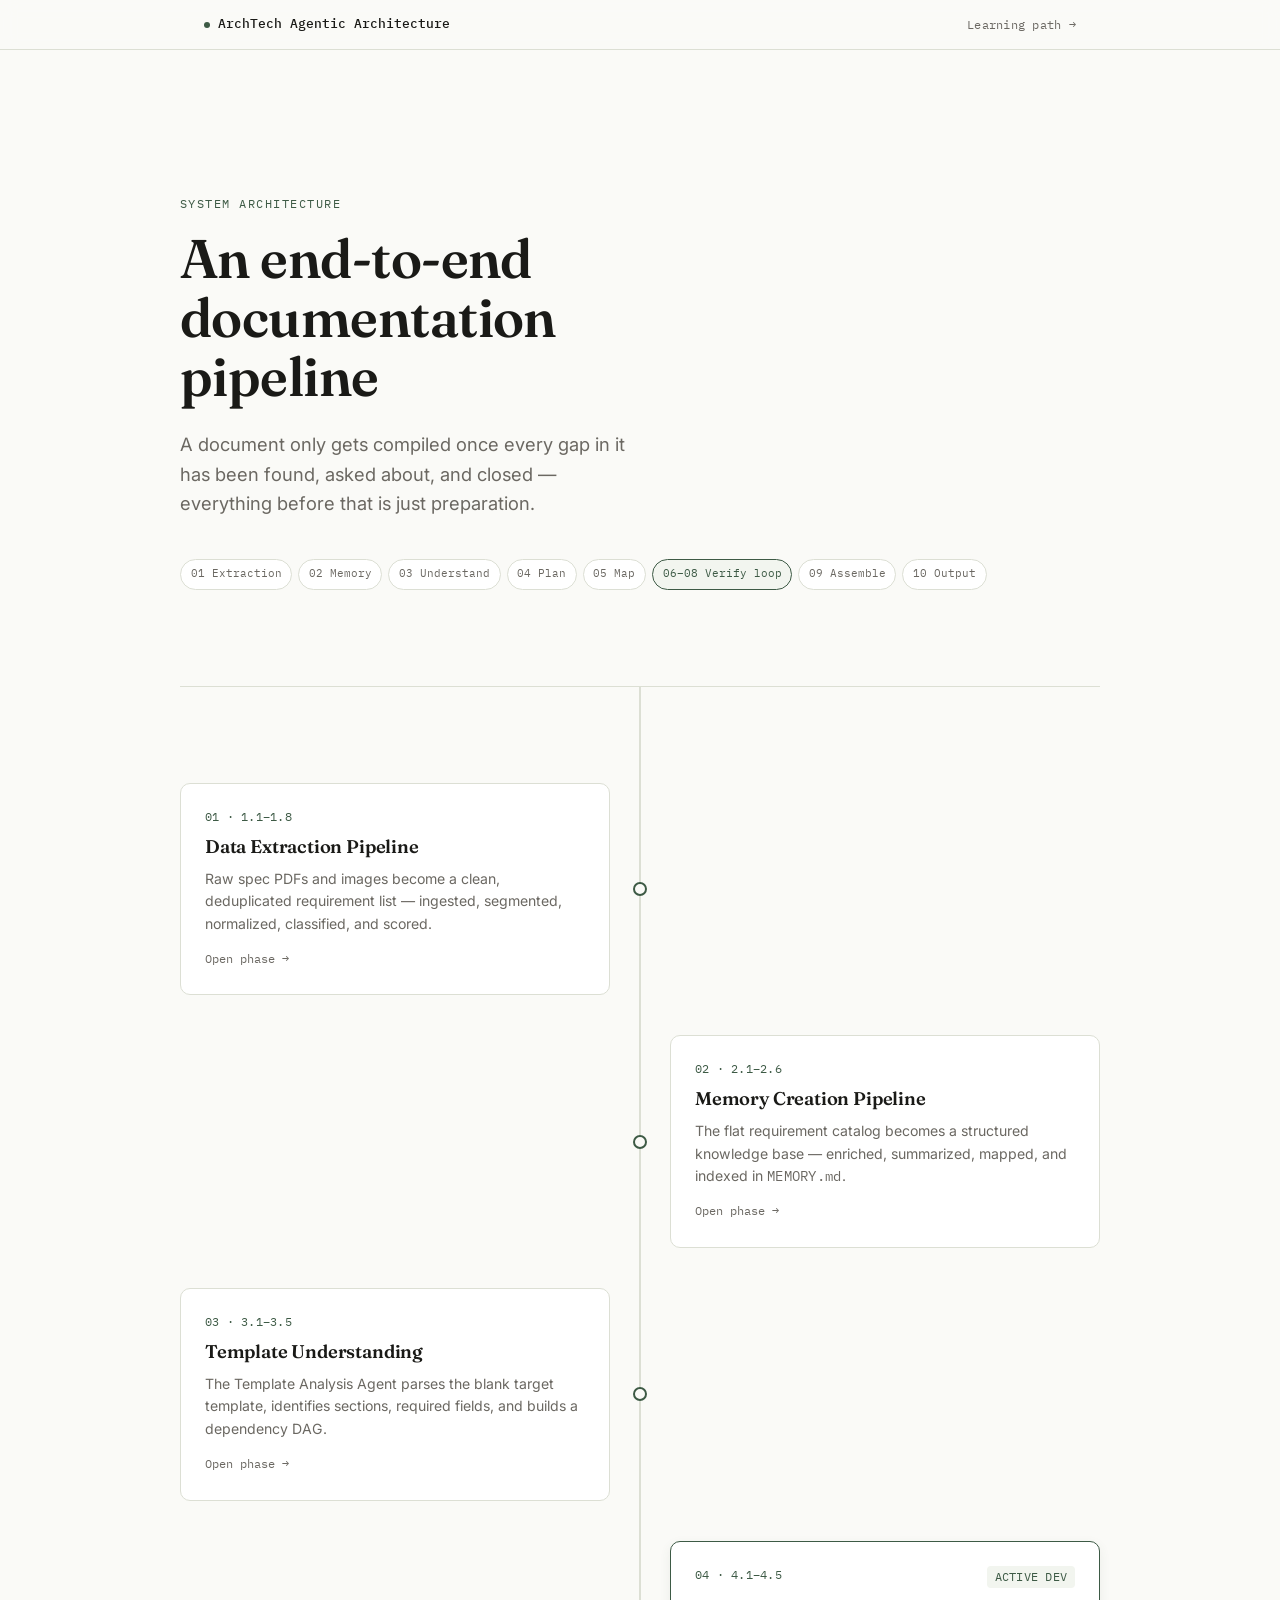
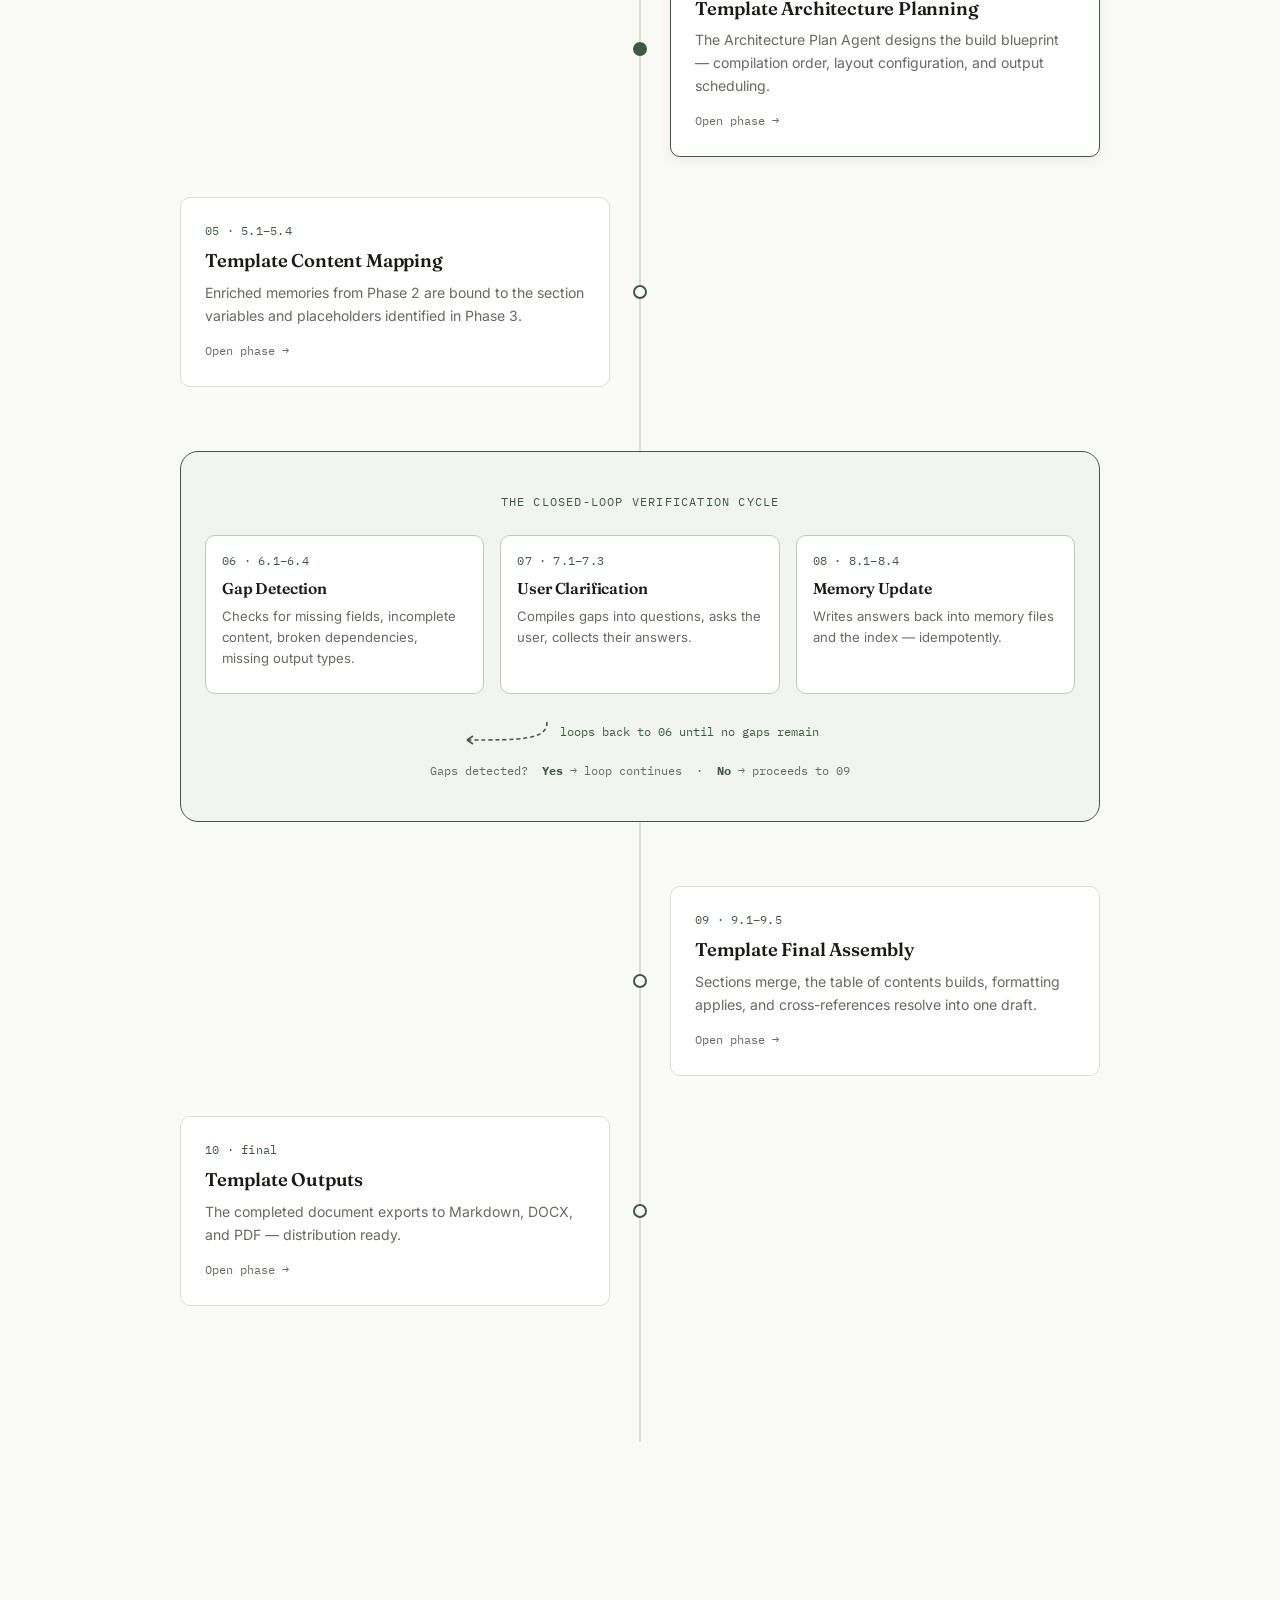
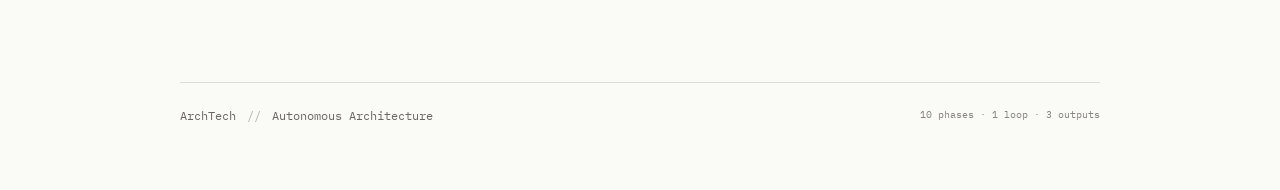
<file: Presentation_show/index.html>
<!DOCTYPE html>
<html lang="en">
<head>
<meta charset="UTF-8">
<meta name="viewport" content="width=device-width, initial-scale=1.0">
<title>Documentation Pipeline — Architecture</title>
<link rel="preconnect" href="https://fonts.googleapis.com">
<link href="https://fonts.googleapis.com/css2?family=Fraunces:opsz,wght@9..144,400;9..144,600;9..144,700&family=Inter:wght@400;500;600&family=IBM+Plex+Mono:wght@400;500&display=swap" rel="stylesheet">
<link rel="stylesheet" href="styles.css">
<style>
  /* ============= HERO ============= */
  .hero {
    padding: var(--space-7) 0 var(--space-6);
    text-align: left;
    border-bottom: 1px solid var(--line);
  }
  .hero-eyebrow {
    font-family: var(--font-mono);
    font-size: 0.78rem;
    color: var(--accent);
    text-transform: uppercase;
    letter-spacing: 0.12em;
    margin-bottom: var(--space-2);
  }
  .hero h1 {
    font-size: clamp(2.2rem, 5vw, 3.4rem);
    line-height: 1.08;
    max-width: 14ch;
    margin-bottom: var(--space-3);
  }
  .hero p.thesis {
    font-size: 1.15rem;
    max-width: 38ch;
    color: var(--ink-soft);
    margin-bottom: var(--space-4);
  }

  /* overview ribbon: 10 ticks */
  .ribbon {
    display: flex;
    gap: 6px;
    align-items: center;
    flex-wrap: wrap;
  }
  .ribbon-tick {
    display: flex;
    align-items: center;
    gap: 6px;
    font-family: var(--font-mono);
    font-size: 0.7rem;
    color: var(--ink-soft);
    padding: 0.35rem 0.6rem;
    border: 1px solid var(--line);
    border-radius: 20px;
    background: var(--surface);
  }
  .ribbon-tick.is-loop { border-color: var(--accent); color: var(--accent); background: var(--accent-wash); }

  /* ============= SPINE TRACK ============= */
  .spine-track {
    position: relative;
    padding: var(--space-6) 0;
  }
  .spine-line {
    position: absolute;
    left: 50%;
    top: 0;
    transform: translateX(-50%);
    z-index: 0;
    pointer-events: none;
  }
  .spine-line line {
    stroke: var(--accent);
    stroke-width: 2;
    transition: stroke-dashoffset 0.1s linear;
  }
  .spine-track-bg {
    position: absolute;
    left: 50%;
    top: 0;
    bottom: 0;
    width: 2px;
    background: var(--line);
    transform: translateX(-50%);
    z-index: 0;
  }

  .phase-row {
    position: relative;
    display: grid;
    grid-template-columns: 1fr 60px 1fr;
    align-items: center;
    margin-bottom: var(--space-4);
    z-index: 1;
  }
  .phase-row.right .phase-card { grid-column: 3; }
  .phase-row.right .phase-spacer-l { grid-column: 1; }
  .phase-row.left .phase-card { grid-column: 1; }
  .phase-row.left .phase-spacer-r { grid-column: 3; }

  .phase-node {
    grid-column: 2;
    width: 14px;
    height: 14px;
    border-radius: 50%;
    background: var(--bg);
    border: 2px solid var(--accent);
    margin: 0 auto;
    position: relative;
    z-index: 2;
  }
  @keyframes pulseNode {
    0% { box-shadow: 0 0 0 0 rgba(61, 90, 69, 0.4); }
    70% { box-shadow: 0 0 0 8px rgba(61, 90, 69, 0); }
    100% { box-shadow: 0 0 0 0 rgba(61, 90, 69, 0); }
  }
  .phase-node.active {
    background: var(--accent);
    animation: pulseNode 2s infinite;
  }

  .phase-card {
    background: var(--surface);
    border: 1px solid var(--line);
    border-radius: 10px;
    padding: var(--space-3);
    transition: border-color var(--dur-fast) var(--ease), transform var(--dur-fast) var(--ease), box-shadow var(--dur-fast) var(--ease);
  }
  .phase-card.active {
    border-color: var(--accent);
    box-shadow: 0 4px 12px rgba(61, 90, 69, 0.08);
  }
  .phase-card:hover {
    border-color: var(--line-strong);
    transform: translateY(-3px);
    box-shadow: 0 8px 24px -12px rgba(26,26,23,0.12);
  }
  .phase-card.active:hover {
    border-color: var(--accent);
  }
  .phase-tag {
    font-family: var(--font-mono);
    font-size: 0.72rem;
    color: var(--accent);
    margin-bottom: 0.35rem;
    display: block;
  }
  .phase-card h3 {
    font-size: 1.15rem;
    margin-bottom: 0.4rem;
  }
  .phase-card p {
    font-size: 0.88rem;
    margin-bottom: 0.6rem;
  }
  .phase-card .open {
    font-family: var(--font-mono);
    font-size: 0.74rem;
    color: var(--ink-soft);
    display: inline-flex;
    align-items: center;
    gap: 0.3rem;
  }
  .phase-card:hover .open { color: var(--accent); }

  /* ============= LOOP MODULE ============= */
  .loop-module {
    position: relative;
    z-index: 1;
    margin: var(--space-5) 0;
    border: 1.5px solid var(--accent);
    border-radius: 18px;
    background: var(--accent-wash);
    padding: var(--space-4) var(--space-3);
  }
  .loop-label {
    font-family: var(--font-mono);
    font-size: 0.75rem;
    color: var(--accent);
    text-transform: uppercase;
    letter-spacing: 0.1em;
    text-align: center;
    margin-bottom: var(--space-3);
  }
  .loop-grid {
    display: grid;
    grid-template-columns: repeat(3, 1fr);
    gap: var(--space-2);
    position: relative;
  }
  .loop-card {
    background: var(--surface);
    border: 1px solid var(--line-strong);
    border-radius: 10px;
    padding: var(--space-2) var(--space-2) var(--space-3);
    text-align: left;
  }
  .loop-card .phase-tag { color: var(--accent); }
  .loop-card h4 {
    font-size: 0.98rem;
    margin-bottom: 0.3rem;
  }
  .loop-card p { font-size: 0.82rem; }

  .loop-arrows {
    display: flex;
    align-items: center;
    justify-content: center;
    color: var(--accent);
    font-size: 1.1rem;
  }

  .loop-return {
    margin-top: var(--space-3);
    display: flex;
    align-items: center;
    justify-content: center;
    gap: 0.5rem;
    font-family: var(--font-mono);
    font-size: 0.78rem;
    color: var(--accent);
  }
  .loop-return svg { width: 90px; height: 28px; }

  .gap-branch {
    margin-top: var(--space-2);
    text-align: center;
    font-family: var(--font-mono);
    font-size: 0.74rem;
    color: var(--ink-soft);
  }
  .gap-branch b { color: var(--accent); }

  @media (max-width: 760px) {
    .phase-row { grid-template-columns: 1fr; }
    .phase-row.right .phase-card,
    .phase-row.left .phase-card { grid-column: 1; }
    .phase-node { display: none; }
    .spine-track-bg, .spine-line { display: none; }
    .loop-grid { grid-template-columns: 1fr; }
    .loop-arrows { transform: rotate(90deg); padding: 0.3rem 0; }
  }

  /* ============= NOTES STRIP ============= */
  .notes-strip {
    padding: var(--space-6) 0 var(--space-7);
  }
  .notes-strip h2 {
    font-size: 1.6rem;
    margin-bottom: var(--space-1);
  }
  .notes-strip > p {
    margin-bottom: var(--space-4);
    max-width: 42ch;
  }
  .notes-grid {
    display: grid;
    grid-template-columns: repeat(3, 1fr);
    gap: var(--space-3);
  }
  .note-card {
    border-left: 2px solid var(--accent);
    padding-left: var(--space-2);
  }
  .note-card .num {
    font-family: var(--font-mono);
    font-size: 0.75rem;
    color: var(--accent);
  }
  .note-card h4 {
    font-size: 1rem;
    margin: 0.3rem 0 0.4rem;
  }
  .note-card p { font-size: 0.86rem; }

  @media (max-width: 760px) {
    .notes-grid { grid-template-columns: 1fr; gap: var(--space-3); }
  }

  .site-footer {
    border-top: 1px solid var(--line);
    padding: var(--space-3) 0 var(--space-5);
    font-family: var(--font-mono);
    font-size: 0.74rem;
    color: var(--ink-soft);
    display: flex;
    justify-content: space-between;
  }
</style>
</head>
<body>

<nav class="topnav">
  <div class="topnav-inner">
    <span class="brand"><span class="dot"></span>ArchTech Agentic Architecture</span>
    <a class="back-link mono" href="learning-path.html">Learning path &rarr;</a>
  </div>
</nav>

<header class="hero shell">
  <div class="hero-eyebrow reveal">System Architecture</div>
  <h1 class="reveal" data-delay="60">An end-to-end documentation pipeline</h1>
  <p class="thesis reveal" data-delay="120">A document only gets compiled once every gap in it has been found, asked about, and closed — everything before that is just preparation.</p>

  <div class="ribbon reveal" data-delay="180">
    <span class="ribbon-tick">01 Extraction</span>
    <span class="ribbon-tick">02 Memory</span>
    <span class="ribbon-tick">03 Understand</span>
    <span class="ribbon-tick">04 Plan</span>
    <span class="ribbon-tick">05 Map</span>
    <span class="ribbon-tick is-loop">06–08 Verify loop</span>
    <span class="ribbon-tick">09 Assemble</span>
    <span class="ribbon-tick">10 Output</span>
  </div>
</header>

<main class="shell spine-track">
  <div class="spine-track-bg"></div>
  <svg class="spine-line" width="2"><line x1="1" y1="0" x2="1" y2="100%"/></svg>

  <!-- Phase 1 -->
  <div class="phase-row left">
    <a class="phase-card reveal" href="phase-01.html">
      <span class="phase-tag mono">01 · 1.1–1.8</span>
      <h3>Data Extraction Pipeline</h3>
      <p>Raw spec PDFs and images become a clean, deduplicated requirement list — ingested, segmented, normalized, classified, and scored.</p>
      <span class="open">Open phase →</span>
    </a>
    <div class="phase-node"></div>
    <div class="phase-spacer-r"></div>
  </div>

  <!-- Phase 2 -->
  <div class="phase-row right">
    <div class="phase-spacer-l"></div>
    <div class="phase-node"></div>
    <a class="phase-card reveal" href="phase-02.html">
      <span class="phase-tag mono">02 · 2.1–2.6</span>
      <h3>Memory Creation Pipeline</h3>
      <p>The flat requirement catalog becomes a structured knowledge base — enriched, summarized, mapped, and indexed in <span class="mono">MEMORY.md</span>.</p>
      <span class="open">Open phase →</span>
    </a>
  </div>

  <!-- Phase 3 -->
  <div class="phase-row left">
    <a class="phase-card reveal" href="phase-03.html">
      <span class="phase-tag mono">03 · 3.1–3.5</span>
      <h3>Template Understanding</h3>
      <p>The Template Analysis Agent parses the blank target template, identifies sections, required fields, and builds a dependency DAG.</p>
      <span class="open">Open phase →</span>
    </a>
    <div class="phase-node"></div>
    <div class="phase-spacer-r"></div>
  </div>

  <!-- Phase 4 -->
  <div class="phase-row right">
    <div class="phase-spacer-l"></div>
    <div class="phase-node active"></div>
    <a class="phase-card reveal active" href="phase-04.html">
      <div style="display: flex; justify-content: space-between; align-items: flex-start; margin-bottom: 0.35rem;">
        <span class="phase-tag mono" style="margin-bottom: 0;">04 · 4.1–4.5</span>
        <span class="phase-tag mono" style="margin-bottom: 0; background: var(--accent-wash); padding: 2px 8px; border-radius: 4px;">ACTIVE DEV</span>
      </div>
      <h3>Template Architecture Planning</h3>
      <p>The Architecture Plan Agent designs the build blueprint — compilation order, layout configuration, and output scheduling.</p>
      <span class="open">Open phase →</span>
    </a>
  </div>

  <!-- Phase 5 -->
  <div class="phase-row left">
    <a class="phase-card reveal" href="phase-05.html">
      <span class="phase-tag mono">05 · 5.1–5.4</span>
      <h3>Template Content Mapping</h3>
      <p>Enriched memories from Phase 2 are bound to the section variables and placeholders identified in Phase 3.</p>
      <span class="open">Open phase →</span>
    </a>
    <div class="phase-node"></div>
    <div class="phase-spacer-r"></div>
  </div>

  <!-- LOOP MODULE: Phases 6, 7, 8 -->
  <div class="loop-module reveal">
    <div class="loop-label">The closed-loop verification cycle</div>
    <div class="loop-grid">
      <a class="loop-card" href="phase-06.html">
        <span class="phase-tag mono">06 · 6.1–6.4</span>
        <h4>Gap Detection</h4>
        <p>Checks for missing fields, incomplete content, broken dependencies, missing output types.</p>
      </a>
      <a class="loop-card" href="phase-07.html">
        <span class="phase-tag mono">07 · 7.1–7.3</span>
        <h4>User Clarification</h4>
        <p>Compiles gaps into questions, asks the user, collects their answers.</p>
      </a>
      <a class="loop-card" href="phase-08.html">
        <span class="phase-tag mono">08 · 8.1–8.4</span>
        <h4>Memory Update</h4>
        <p>Writes answers back into memory files and the index — idempotently.</p>
      </a>
    </div>

    <div class="loop-return">
      <svg viewBox="0 0 90 28" fill="none">
        <path d="M85 4 C85 22, 60 22, 5 22" stroke="currentColor" stroke-width="1.6" stroke-dasharray="4 3"/>
        <path d="M5 22 L11 18 M5 22 L11 26" stroke="currentColor" stroke-width="1.6"/>
      </svg>
      loops back to 06 until no gaps remain
    </div>

    <div class="gap-branch">Gaps detected? &nbsp;<b>Yes</b> → loop continues &nbsp;·&nbsp; <b>No</b> → proceeds to 09</div>
  </div>

  <!-- Phase 9 -->
  <div class="phase-row right">
    <div class="phase-spacer-l"></div>
    <div class="phase-node"></div>
    <a class="phase-card reveal" href="phase-09.html">
      <span class="phase-tag mono">09 · 9.1–9.5</span>
      <h3>Template Final Assembly</h3>
      <p>Sections merge, the table of contents builds, formatting applies, and cross-references resolve into one draft.</p>
      <span class="open">Open phase →</span>
    </a>
  </div>

  <!-- Phase 10 -->
  <div class="phase-row left">
    <a class="phase-card reveal" href="phase-10.html">
      <span class="phase-tag mono">10 · final</span>
      <h3>Template Outputs</h3>
      <p>The completed document exports to Markdown, DOCX, and PDF — distribution ready.</p>
      <span class="open">Open phase →</span>
    </a>
    <div class="phase-node"></div>
    <div class="phase-spacer-r"></div>
  </div>
</main>

<section class="notes-strip shell">
  <!-- <h2 class="reveal">Three things the build leans on</h2>
  <p class="reveal" data-delay="60">Architectural notes worth keeping in view while implementing.</p>
  <div class="notes-grid">
    <div class="note-card reveal" data-delay="0">
      <div class="num mono">01</div>
      <h4>Closed-loop verification</h4>
      <p>Routing Phase 8 back to Phase 6 means nothing incomplete ever reaches assembly. Gap detection re-runs after every update.</p>
    </div>
    <div class="note-card reveal" data-delay="100">
      <div class="num mono">02</div>
      <h4>Idempotent state updates</h4>
      <p>Because the loop can run multiple times, Phase 8 must overwrite existing keys cleanly — never duplicate a parameter on a second pass.</p>
    </div>
    <div class="note-card reveal" data-delay="200">
      <div class="num mono">03</div>
      <h4>Fail-fast planning</h4>
      <p>Phases 5 and 6 are early gates. Catching a missing variable here is far cheaper than discovering it mid-generation in Phase 9.</p>
    </div>
  </div> -->
</section>

<footer class="site-footer shell">
  <span>ArchTech <span style="opacity: 0.5; margin: 0 4px;">//</span> Autonomous Architecture</span>
  <span style="font-family: var(--font-mono); font-size: 0.85em; opacity: 0.8;">10 phases &middot; 1 loop &middot; 3 outputs</span>
</footer>

<script src="script.js"></script>
</body>
</html>
</file>
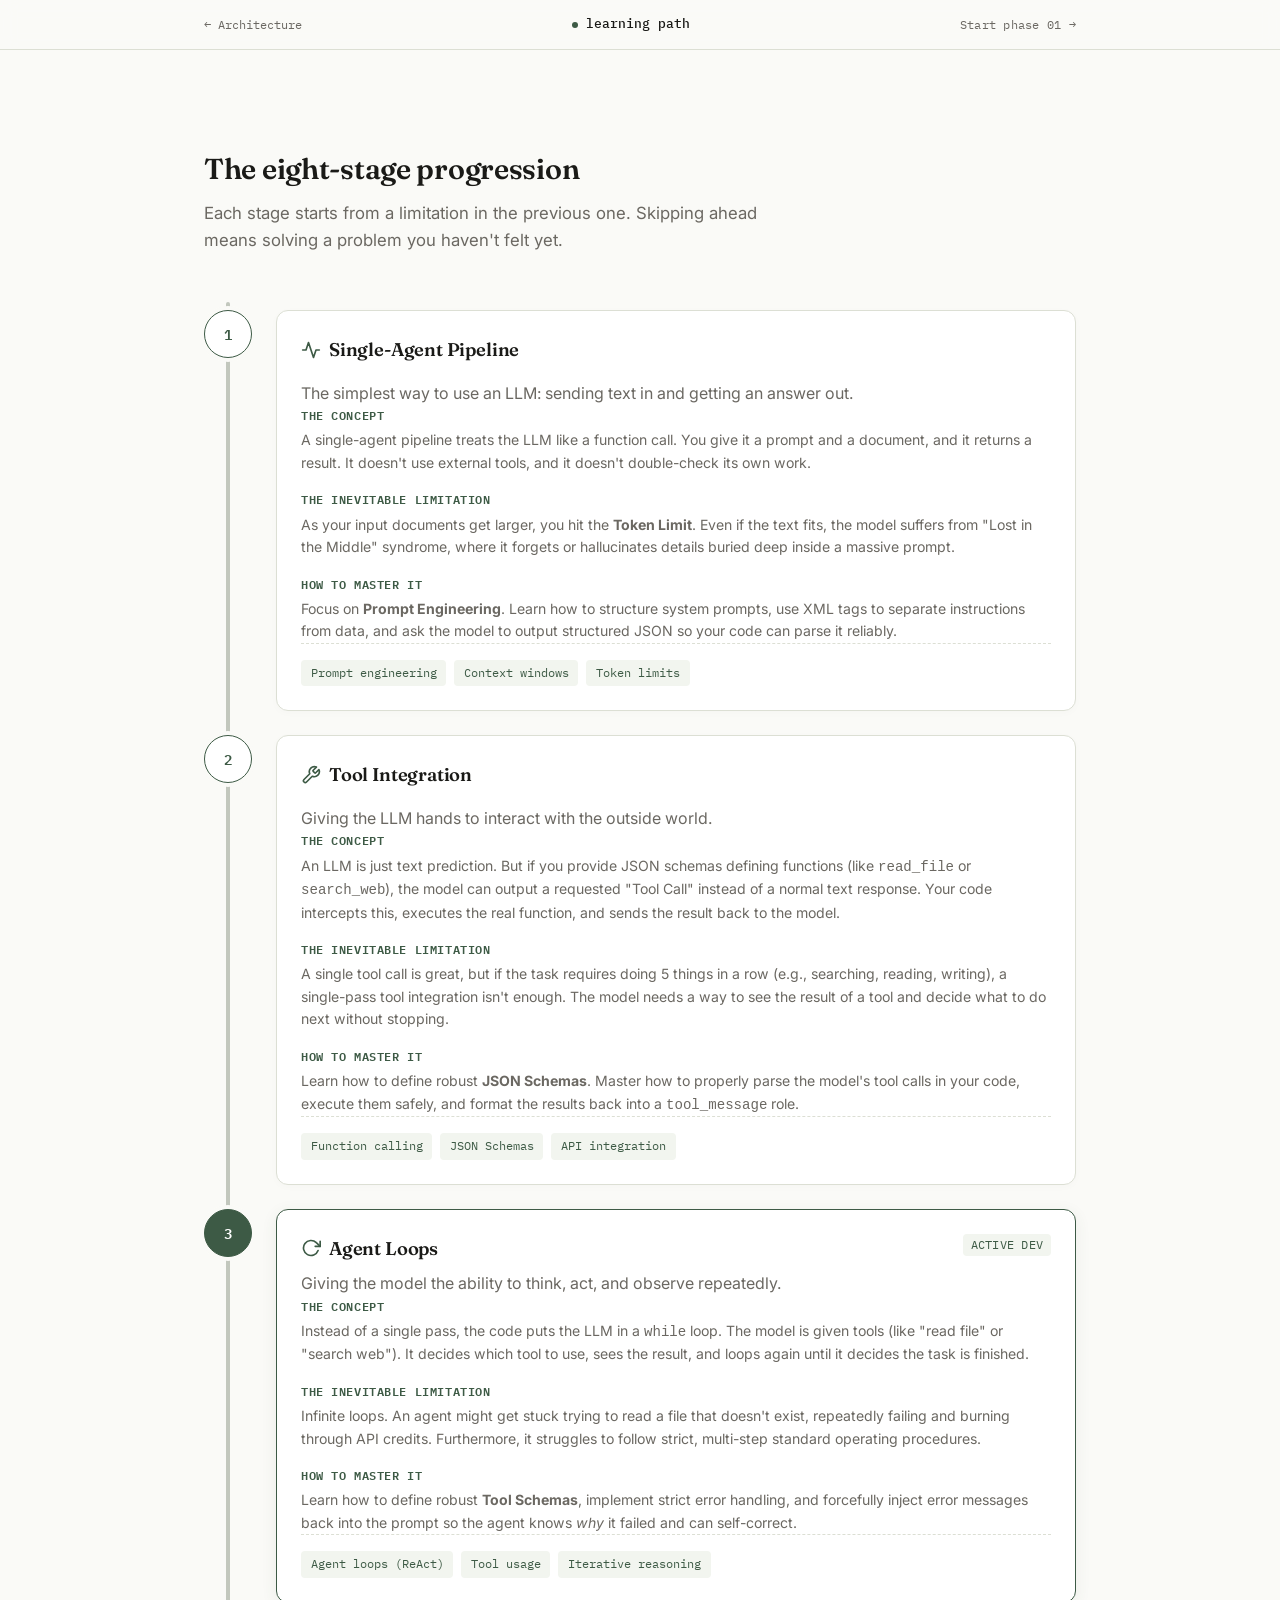
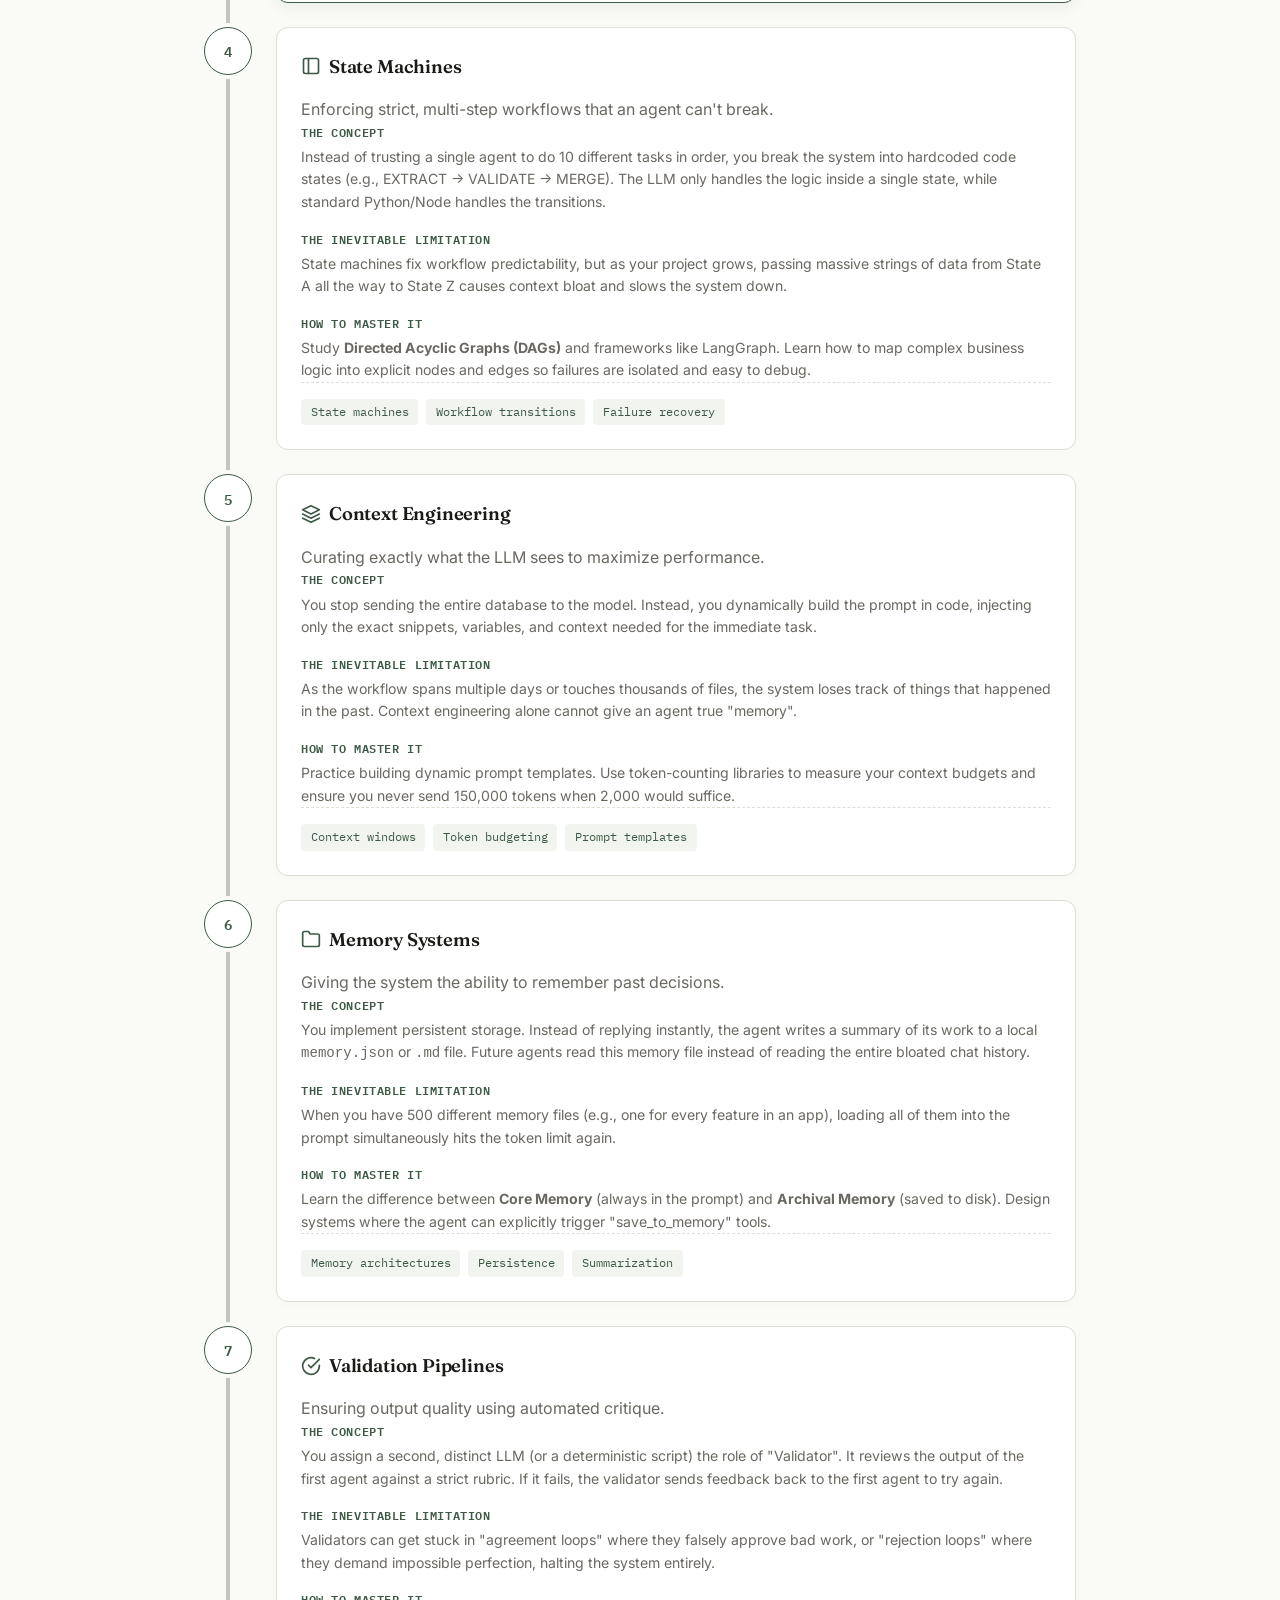
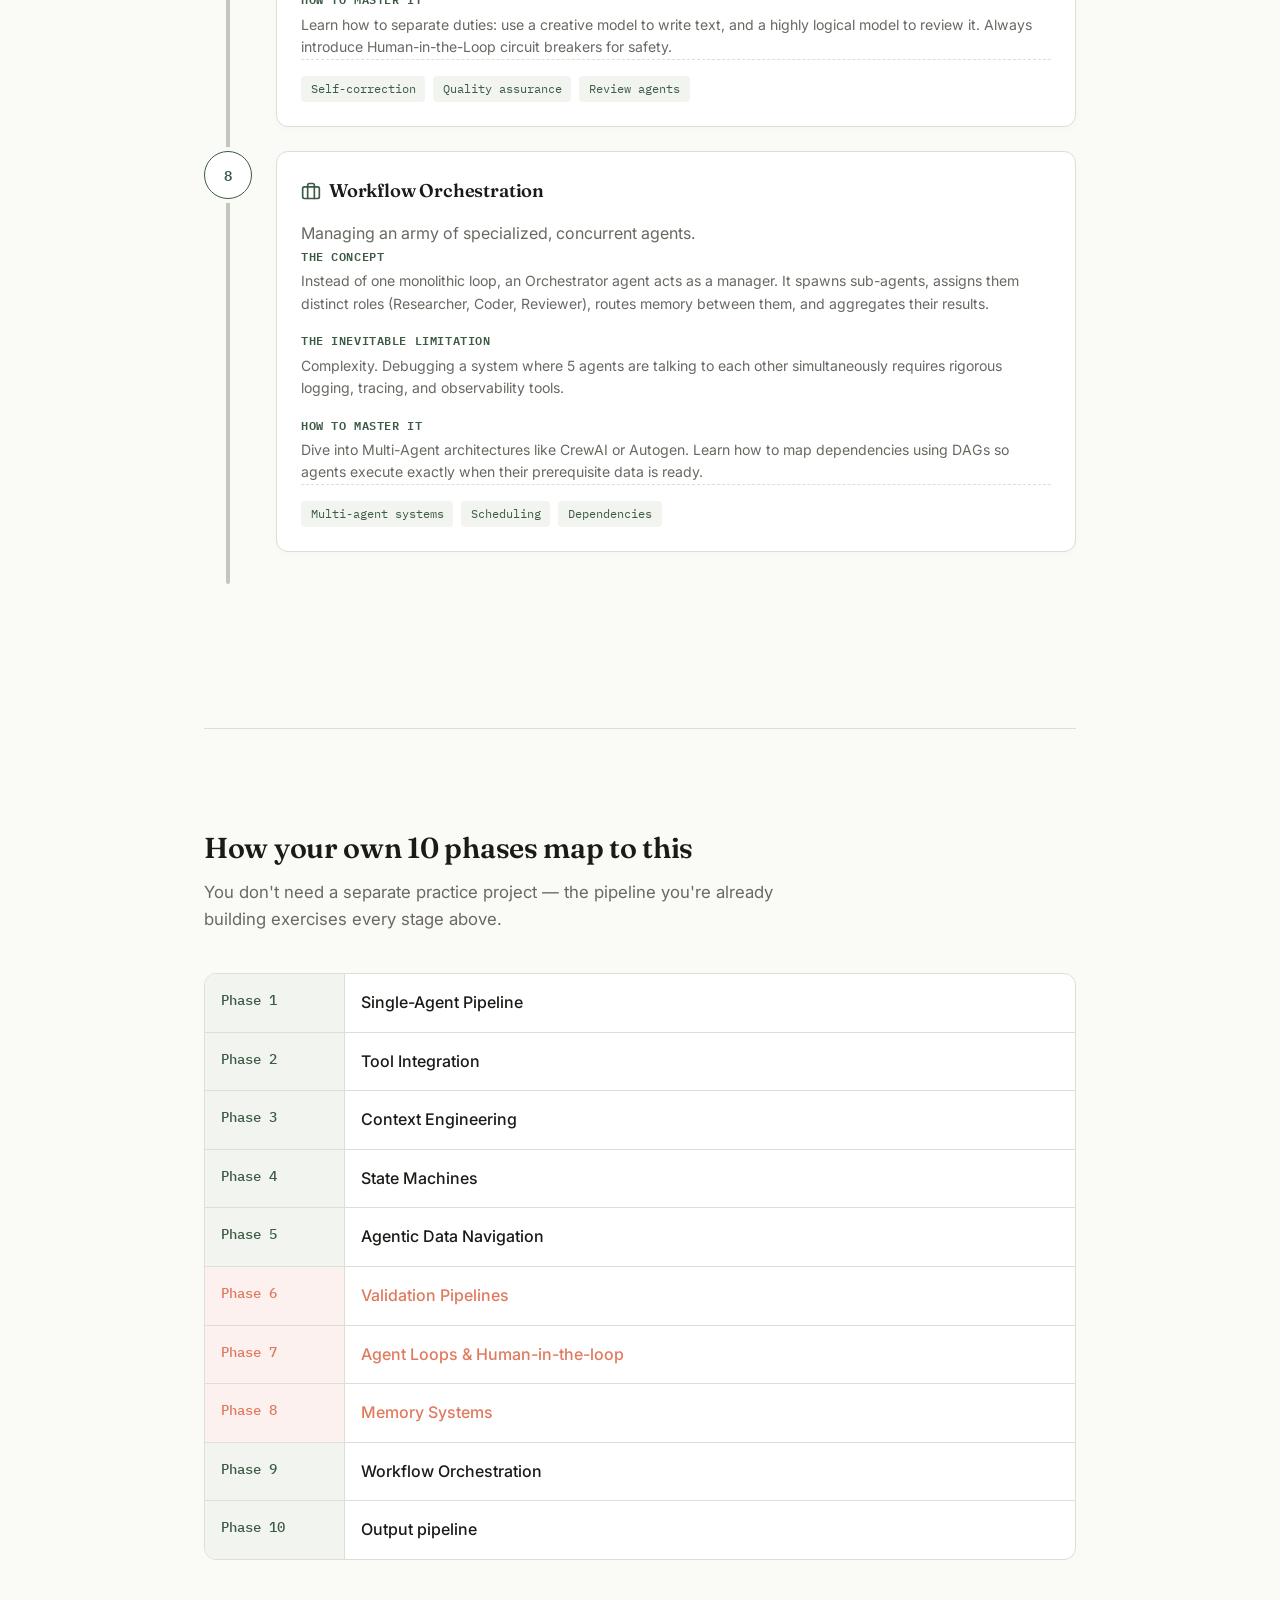
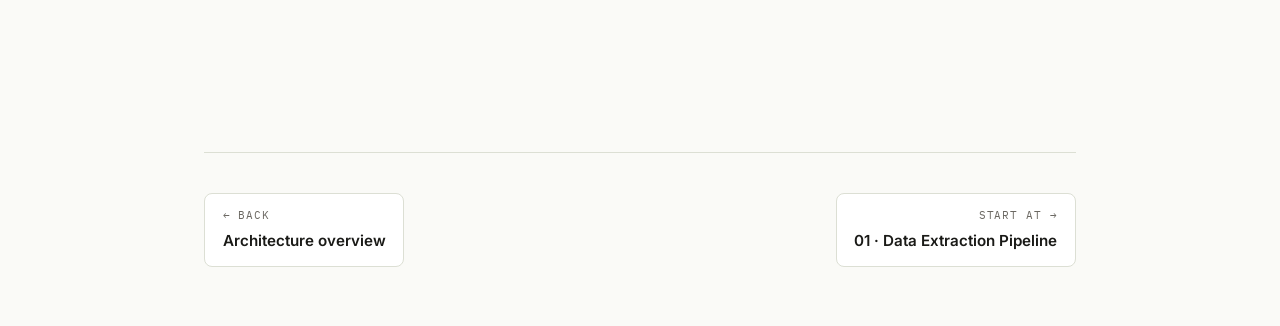
<file: Presentation_show/learning-path.html>
<!DOCTYPE html>
<html lang="en">
<head>
<meta charset="UTF-8">
<meta name="viewport" content="width=device-width, initial-scale=1.0">
<title>Learning Path &mdash; Documentation Pipeline</title>
<link rel="preconnect" href="https://fonts.googleapis.com">
<link href="https://fonts.googleapis.com/css2?family=Fraunces:opsz,wght@9..144,400;9..144,600;9..144,700&family=Inter:wght@400;500;600&family=IBM+Plex+Mono:wght@400;500&display=swap" rel="stylesheet">
<link rel="stylesheet" href="styles.css">
</head>
<body>

<nav class="topnav">
  <div class="topnav-inner">
    <a class="back-link" href="index.html">&larr; Architecture</a>
    <span class="brand"><span class="dot"></span>learning path</span>
    <a class="back-link mono" href="phase-01.html">Start phase 01 &rarr;</a>
  </div>
</nav>


<main class="shell">

  <!-- ===================== PROGRESSION ===================== -->
  <section class="lp-section">
    <h2 class="reveal">The eight-stage progression</h2>
    <p class="lead reveal" data-delay="60">Each stage starts from a limitation in the previous one. Skipping ahead means solving a problem you haven't felt yet.</p>

    <div class="stage-progression">
      <div class="stage-progression-guide"></div>

      <div class="lp-stage reveal" data-delay="0">
        <div class="lp-stage-num mono">1</div>
        <div class="lp-stage-body">
          <h3 style="display: flex; align-items: center; gap: 8px;">
            <svg width="20" height="20" viewBox="0 0 24 24" fill="none" stroke="var(--accent)" stroke-width="2" stroke-linecap="round" stroke-linejoin="round"><path d="M22 12h-4l-3 9L9 3l-3 9H2"></path></svg>
            Single-Agent Pipeline
          </h3>
          <p class="summary">The simplest way to use an LLM: sending text in and getting an answer out.</p>
          <div class="stage-details">
            <div class="detail-group">
              <h4>The Concept</h4>
              <p>A single-agent pipeline treats the LLM like a function call. You give it a prompt and a document, and it returns a result. It doesn't use external tools, and it doesn't double-check its own work.</p>
            </div>
            <div class="detail-group">
              <h4>The Inevitable Limitation</h4>
              <p>As your input documents get larger, you hit the <strong>Token Limit</strong>. Even if the text fits, the model suffers from "Lost in the Middle" syndrome, where it forgets or hallucinates details buried deep inside a massive prompt.</p>
            </div>
            <div class="detail-group">
              <h4>How to Master It</h4>
              <p>Focus on <strong>Prompt Engineering</strong>. Learn how to structure system prompts, use XML tags to separate instructions from data, and ask the model to output structured JSON so your code can parse it reliably.</p>
            </div>
          </div>
          <div class="lp-learns"><span>Prompt engineering</span><span>Context windows</span><span>Token limits</span></div>
        </div>
      </div>

      <div class="lp-stage reveal" data-delay="60">
        <div class="lp-stage-num mono">2</div>
        <div class="lp-stage-body">
          <h3 style="display: flex; align-items: center; gap: 8px;">
            <svg width="20" height="20" viewBox="0 0 24 24" fill="none" stroke="var(--accent)" stroke-width="2" stroke-linecap="round" stroke-linejoin="round"><path d="M14.7 6.3a1 1 0 0 0 0 1.4l1.6 1.6a1 1 0 0 0 1.4 0l3.77-3.77a6 6 0 0 1-7.94 7.94l-6.91 6.91a2.12 2.12 0 0 1-3-3l6.91-6.91a6 6 0 0 1 7.94-7.94l-3.76 3.76z"></path></svg>
            Tool Integration
          </h3>
          <p class="summary">Giving the LLM hands to interact with the outside world.</p>
          <div class="stage-details">
            <div class="detail-group">
              <h4>The Concept</h4>
              <p>An LLM is just text prediction. But if you provide JSON schemas defining functions (like <code>read_file</code> or <code>search_web</code>), the model can output a requested "Tool Call" instead of a normal text response. Your code intercepts this, executes the real function, and sends the result back to the model.</p>
            </div>
            <div class="detail-group">
              <h4>The Inevitable Limitation</h4>
              <p>A single tool call is great, but if the task requires doing 5 things in a row (e.g., searching, reading, writing), a single-pass tool integration isn't enough. The model needs a way to see the result of a tool and decide what to do next without stopping.</p>
            </div>
            <div class="detail-group">
              <h4>How to Master It</h4>
              <p>Learn how to define robust <strong>JSON Schemas</strong>. Master how to properly parse the model's tool calls in your code, execute them safely, and format the results back into a <code>tool_message</code> role.</p>
            </div>
          </div>
          <div class="lp-learns"><span>Function calling</span><span>JSON Schemas</span><span>API integration</span></div>
        </div>
      </div>

      <div class="lp-stage reveal active" data-delay="120">
        <div class="lp-stage-num mono active">3</div>
        <div class="lp-stage-body active">
          <div style="display: flex; justify-content: space-between; align-items: flex-start; margin-bottom: 0.5rem;">
            <h3 style="display: flex; align-items: center; gap: 8px; margin: 0;">
              <svg width="20" height="20" viewBox="0 0 24 24" fill="none" stroke="var(--accent)" stroke-width="2" stroke-linecap="round" stroke-linejoin="round"><polyline points="23 4 23 10 17 10"></polyline><path d="M20.49 15a9 9 0 1 1-2.12-9.36L23 10"></path></svg>
              Agent Loops
            </h3>
            <span class="tag mono" style="font-family: var(--font-mono); font-size: 0.72rem; color: var(--accent); background: var(--accent-wash); padding: 2px 8px; border-radius: 4px;">ACTIVE DEV</span>
          </div>
          <p class="summary">Giving the model the ability to think, act, and observe repeatedly.</p>
          <div class="stage-details">
            <div class="detail-group">
              <h4>The Concept</h4>
              <p>Instead of a single pass, the code puts the LLM in a <code>while</code> loop. The model is given tools (like "read file" or "search web"). It decides which tool to use, sees the result, and loops again until it decides the task is finished.</p>
            </div>
            <div class="detail-group">
              <h4>The Inevitable Limitation</h4>
              <p>Infinite loops. An agent might get stuck trying to read a file that doesn't exist, repeatedly failing and burning through API credits. Furthermore, it struggles to follow strict, multi-step standard operating procedures.</p>
            </div>
            <div class="detail-group">
              <h4>How to Master It</h4>
              <p>Learn how to define robust <strong>Tool Schemas</strong>, implement strict error handling, and forcefully inject error messages back into the prompt so the agent knows <em>why</em> it failed and can self-correct.</p>
            </div>
          </div>
          <div class="lp-learns"><span>Agent loops (ReAct)</span><span>Tool usage</span><span>Iterative reasoning</span></div>
        </div>
      </div>

      <div class="lp-stage reveal" data-delay="180">
        <div class="lp-stage-num mono">4</div>
        <div class="lp-stage-body">
          <h3 style="display: flex; align-items: center; gap: 8px;">
            <svg width="20" height="20" viewBox="0 0 24 24" fill="none" stroke="var(--accent)" stroke-width="2" stroke-linecap="round" stroke-linejoin="round"><rect x="3" y="3" width="18" height="18" rx="2" ry="2"></rect><line x1="9" y1="3" x2="9" y2="21"></line></svg>
            State Machines
          </h3>
          <p class="summary">Enforcing strict, multi-step workflows that an agent can't break.</p>
          <div class="stage-details">
            <div class="detail-group">
              <h4>The Concept</h4>
              <p>Instead of trusting a single agent to do 10 different tasks in order, you break the system into hardcoded code states (e.g., EXTRACT &rarr; VALIDATE &rarr; MERGE). The LLM only handles the logic inside a single state, while standard Python/Node handles the transitions.</p>
            </div>
            <div class="detail-group">
              <h4>The Inevitable Limitation</h4>
              <p>State machines fix workflow predictability, but as your project grows, passing massive strings of data from State A all the way to State Z causes context bloat and slows the system down.</p>
            </div>
            <div class="detail-group">
              <h4>How to Master It</h4>
              <p>Study <strong>Directed Acyclic Graphs (DAGs)</strong> and frameworks like LangGraph. Learn how to map complex business logic into explicit nodes and edges so failures are isolated and easy to debug.</p>
            </div>
          </div>
          <div class="lp-learns"><span>State machines</span><span>Workflow transitions</span><span>Failure recovery</span></div>
        </div>
      </div>

      <div class="lp-stage reveal" data-delay="240">
        <div class="lp-stage-num mono">5</div>
        <div class="lp-stage-body">
          <h3 style="display: flex; align-items: center; gap: 8px;">
            <svg width="20" height="20" viewBox="0 0 24 24" fill="none" stroke="var(--accent)" stroke-width="2" stroke-linecap="round" stroke-linejoin="round"><polygon points="12 2 2 7 12 12 22 7 12 2"></polygon><polyline points="2 17 12 22 22 17"></polyline><polyline points="2 12 12 17 22 12"></polyline></svg>
            Context Engineering
          </h3>
          <p class="summary">Curating exactly what the LLM sees to maximize performance.</p>
          <div class="stage-details">
            <div class="detail-group">
              <h4>The Concept</h4>
              <p>You stop sending the entire database to the model. Instead, you dynamically build the prompt in code, injecting only the exact snippets, variables, and context needed for the immediate task.</p>
            </div>
            <div class="detail-group">
              <h4>The Inevitable Limitation</h4>
              <p>As the workflow spans multiple days or touches thousands of files, the system loses track of things that happened in the past. Context engineering alone cannot give an agent true "memory".</p>
            </div>
            <div class="detail-group">
              <h4>How to Master It</h4>
              <p>Practice building dynamic prompt templates. Use token-counting libraries to measure your context budgets and ensure you never send 150,000 tokens when 2,000 would suffice.</p>
            </div>
          </div>
          <div class="lp-learns"><span>Context windows</span><span>Token budgeting</span><span>Prompt templates</span></div>
        </div>
      </div>

      <div class="lp-stage reveal" data-delay="300">
        <div class="lp-stage-num mono">6</div>
        <div class="lp-stage-body">
          <h3 style="display: flex; align-items: center; gap: 8px;">
            <svg width="20" height="20" viewBox="0 0 24 24" fill="none" stroke="var(--accent)" stroke-width="2" stroke-linecap="round" stroke-linejoin="round"><path d="M22 19a2 2 0 0 1-2 2H4a2 2 0 0 1-2-2V5a2 2 0 0 1 2-2h5l2 3h9a2 2 0 0 1 2 2z"></path></svg>
            Memory Systems
          </h3>
          <p class="summary">Giving the system the ability to remember past decisions.</p>
          <div class="stage-details">
            <div class="detail-group">
              <h4>The Concept</h4>
              <p>You implement persistent storage. Instead of replying instantly, the agent writes a summary of its work to a local <code>memory.json</code> or <code>.md</code> file. Future agents read this memory file instead of reading the entire bloated chat history.</p>
            </div>
            <div class="detail-group">
              <h4>The Inevitable Limitation</h4>
              <p>When you have 500 different memory files (e.g., one for every feature in an app), loading all of them into the prompt simultaneously hits the token limit again.</p>
            </div>
            <div class="detail-group">
              <h4>How to Master It</h4>
              <p>Learn the difference between <strong>Core Memory</strong> (always in the prompt) and <strong>Archival Memory</strong> (saved to disk). Design systems where the agent can explicitly trigger "save_to_memory" tools.</p>
            </div>
          </div>
          <div class="lp-learns"><span>Memory architectures</span><span>Persistence</span><span>Summarization</span></div>
        </div>
      </div>

      <div class="lp-stage reveal" data-delay="360">
        <div class="lp-stage-num mono">7</div>
        <div class="lp-stage-body">
          <h3 style="display: flex; align-items: center; gap: 8px;">
            <svg width="20" height="20" viewBox="0 0 24 24" fill="none" stroke="var(--accent)" stroke-width="2" stroke-linecap="round" stroke-linejoin="round"><path d="M22 11.08V12a10 10 0 1 1-5.93-9.14"></path><polyline points="22 4 12 14.01 9 11.01"></polyline></svg>
            Validation Pipelines
          </h3>
          <p class="summary">Ensuring output quality using automated critique.</p>
          <div class="stage-details">
            <div class="detail-group">
              <h4>The Concept</h4>
              <p>You assign a second, distinct LLM (or a deterministic script) the role of "Validator". It reviews the output of the first agent against a strict rubric. If it fails, the validator sends feedback back to the first agent to try again.</p>
            </div>
            <div class="detail-group">
              <h4>The Inevitable Limitation</h4>
              <p>Validators can get stuck in "agreement loops" where they falsely approve bad work, or "rejection loops" where they demand impossible perfection, halting the system entirely.</p>
            </div>
            <div class="detail-group">
              <h4>How to Master It</h4>
              <p>Learn how to separate duties: use a creative model to write text, and a highly logical model to review it. Always introduce Human-in-the-Loop circuit breakers for safety.</p>
            </div>
          </div>
          <div class="lp-learns"><span>Self-correction</span><span>Quality assurance</span><span>Review agents</span></div>
        </div>
      </div>

      <div class="lp-stage reveal" data-delay="420">
        <div class="lp-stage-num mono">8</div>
        <div class="lp-stage-body">
          <h3 style="display: flex; align-items: center; gap: 8px;">
            <svg width="20" height="20" viewBox="0 0 24 24" fill="none" stroke="var(--accent)" stroke-width="2" stroke-linecap="round" stroke-linejoin="round"><rect x="2" y="7" width="20" height="14" rx="2" ry="2"></rect><path d="M16 21V5a2 2 0 0 0-2-2h-4a2 2 0 0 0-2 2v16"></path></svg>
            Workflow Orchestration
          </h3>
          <p class="summary">Managing an army of specialized, concurrent agents.</p>
          <div class="stage-details">
            <div class="detail-group">
              <h4>The Concept</h4>
              <p>Instead of one monolithic loop, an Orchestrator agent acts as a manager. It spawns sub-agents, assigns them distinct roles (Researcher, Coder, Reviewer), routes memory between them, and aggregates their results.</p>
            </div>
            <div class="detail-group">
              <h4>The Inevitable Limitation</h4>
              <p>Complexity. Debugging a system where 5 agents are talking to each other simultaneously requires rigorous logging, tracing, and observability tools.</p>
            </div>
            <div class="detail-group">
              <h4>How to Master It</h4>
              <p>Dive into Multi-Agent architectures like CrewAI or Autogen. Learn how to map dependencies using DAGs so agents execute exactly when their prerequisite data is ready.</p>
            </div>
          </div>
          <div class="lp-learns"><span>Multi-agent systems</span><span>Scheduling</span><span>Dependencies</span></div>
        </div>
      </div>
    </div>
  </section>

  <!-- ===================== PROJECT MAPPING ===================== -->
  <section class="lp-section">
    <h2 class="reveal">How your own 10 phases map to this</h2>
    <p class="lead reveal" data-delay="60">You don't need a separate practice project &mdash; the pipeline you're already building exercises every stage above.</p>

    <div class="lp-map-table reveal">
      <div class="lp-map-row"><div class="phase-cell">Phase 1</div><div class="tech-cell">Single-Agent Pipeline</div></div>
      <div class="lp-map-row"><div class="phase-cell">Phase 2</div><div class="tech-cell">Tool Integration</div></div>
      <div class="lp-map-row"><div class="phase-cell">Phase 3</div><div class="tech-cell">Context Engineering</div></div>
      <div class="lp-map-row"><div class="phase-cell">Phase 4</div><div class="tech-cell">State Machines</div></div>
      <div class="lp-map-row"><div class="phase-cell">Phase 5</div><div class="tech-cell">Agentic Data Navigation</div></div>
      <div class="lp-map-row is-loop"><div class="phase-cell">Phase 6</div><div class="tech-cell">Validation Pipelines</div></div>
      <div class="lp-map-row is-loop"><div class="phase-cell">Phase 7</div><div class="tech-cell">Agent Loops & Human-in-the-loop</div></div>
      <div class="lp-map-row is-loop"><div class="phase-cell">Phase 8</div><div class="tech-cell">Memory Systems</div></div>
      <div class="lp-map-row"><div class="phase-cell">Phase 9</div><div class="tech-cell">Workflow Orchestration</div></div>
      <div class="lp-map-row"><div class="phase-cell">Phase 10</div><div class="tech-cell">Output pipeline</div></div>
    </div>
  </section>  

</main>

<div class="shell">
  <nav class="footnav">
    <div class="footnav-row">
      <a class="footnav-link prev" href="index.html">
        <span class="label mono">&larr; Back</span>
        <span class="name">Architecture overview</span>
      </a>
      <a class="footnav-link next" href="phase-01.html">
        <span class="label mono">Start at &rarr;</span>
        <span class="name">01 &middot; Data Extraction Pipeline</span>
      </a>
    </div>
  </nav>
</div>

<script src="script.js"></script>
</body>
</html>
</file>
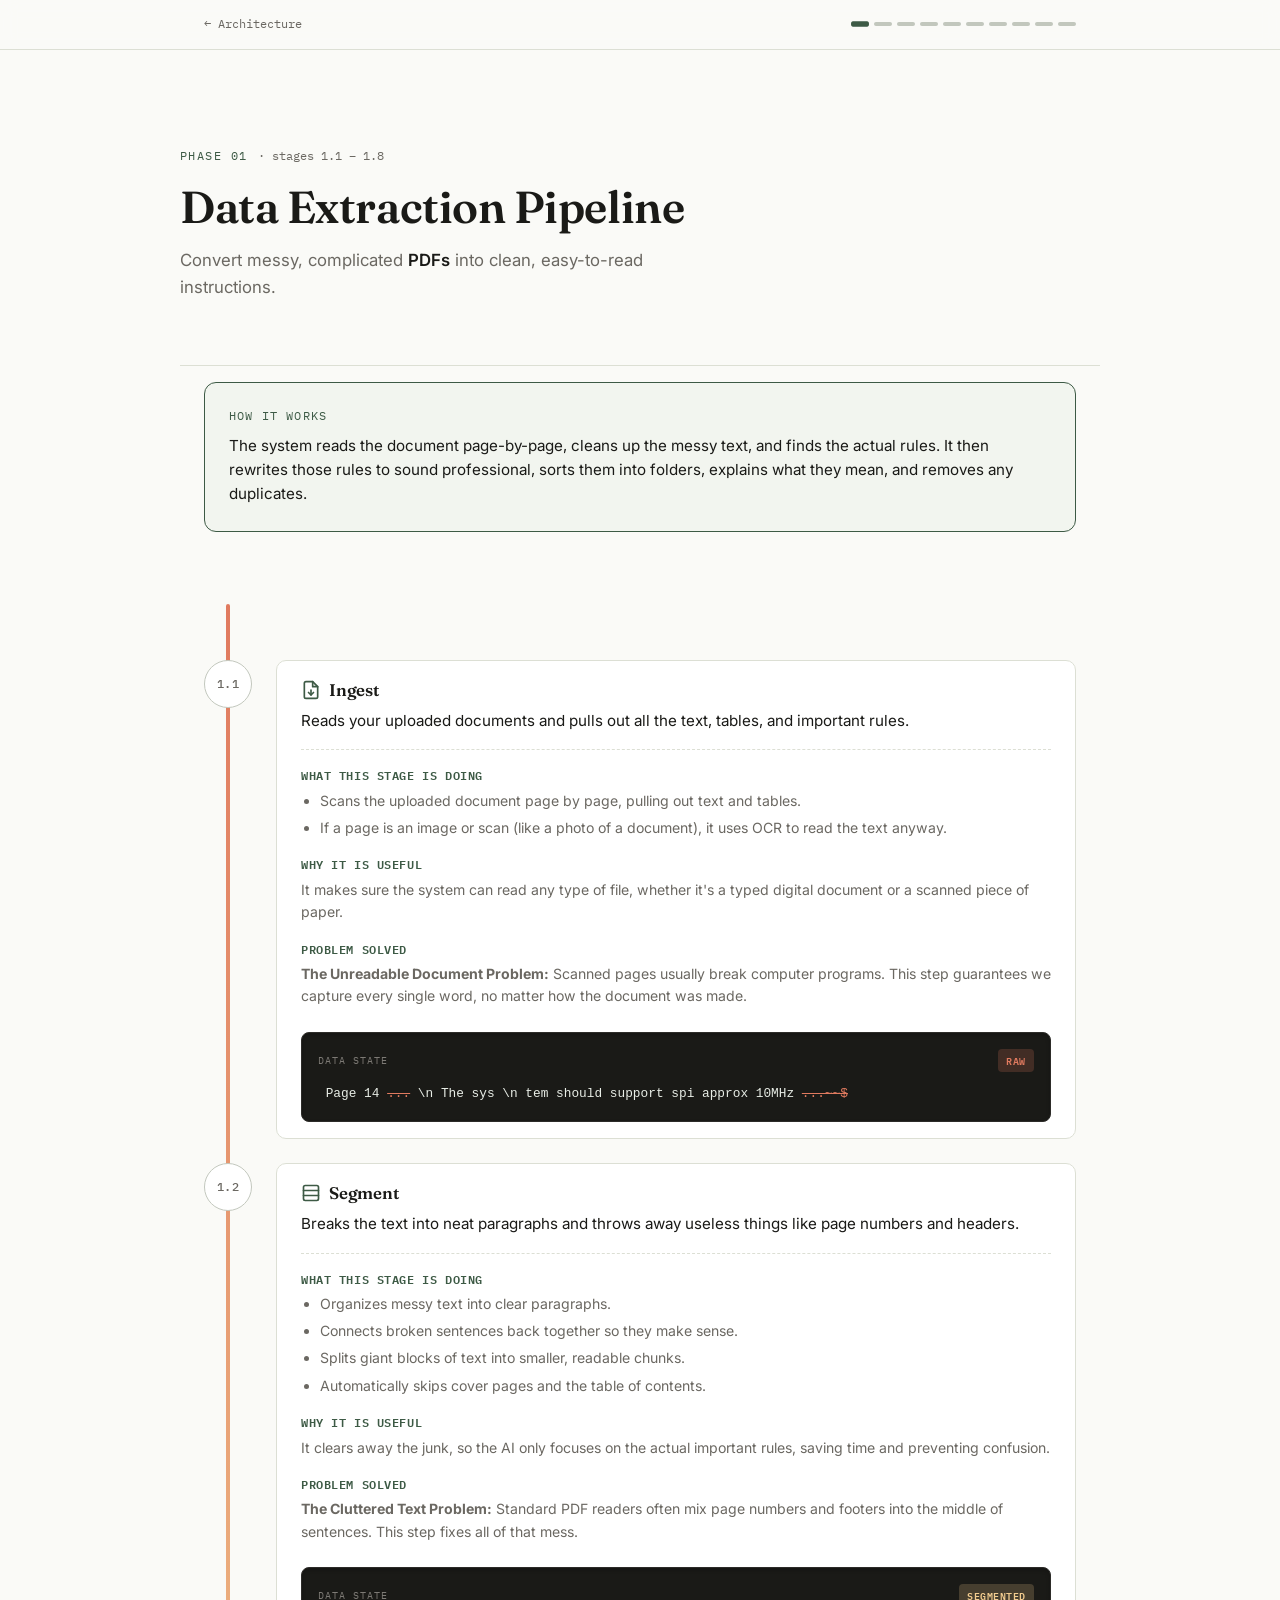
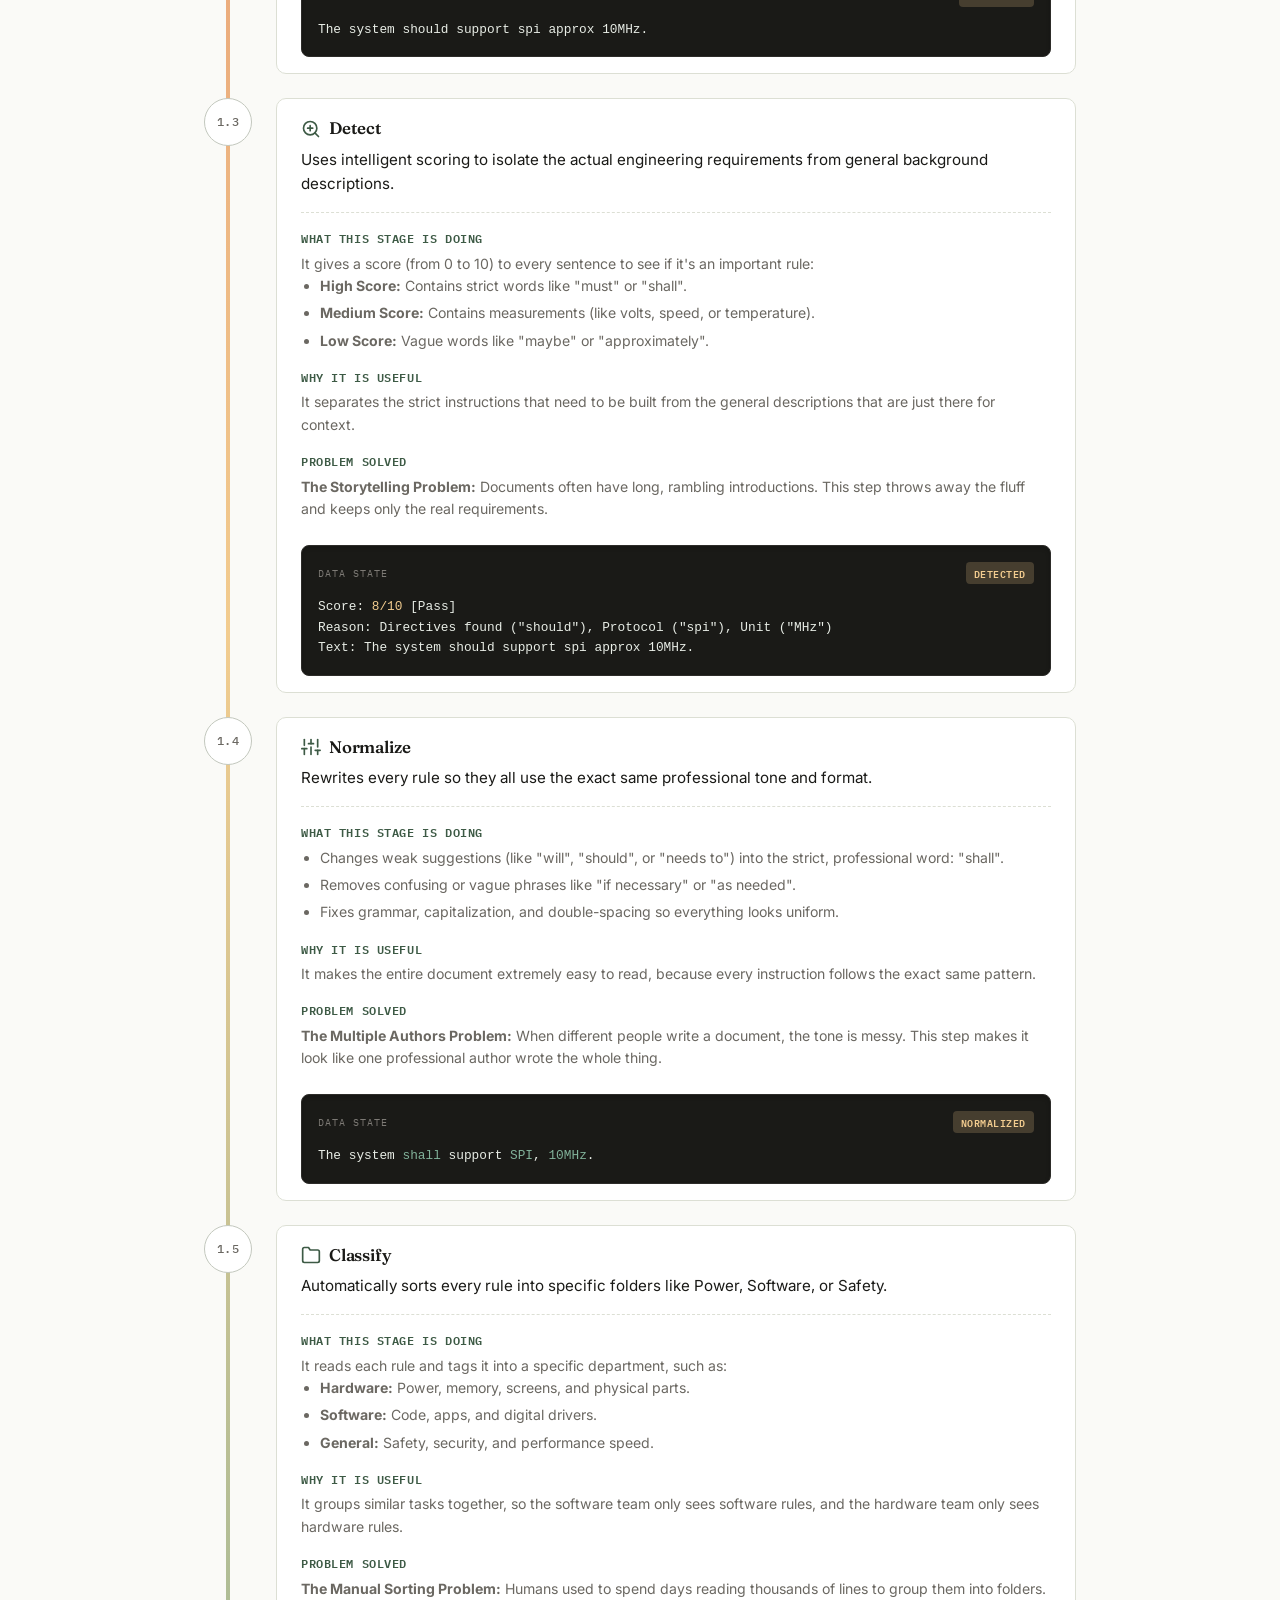
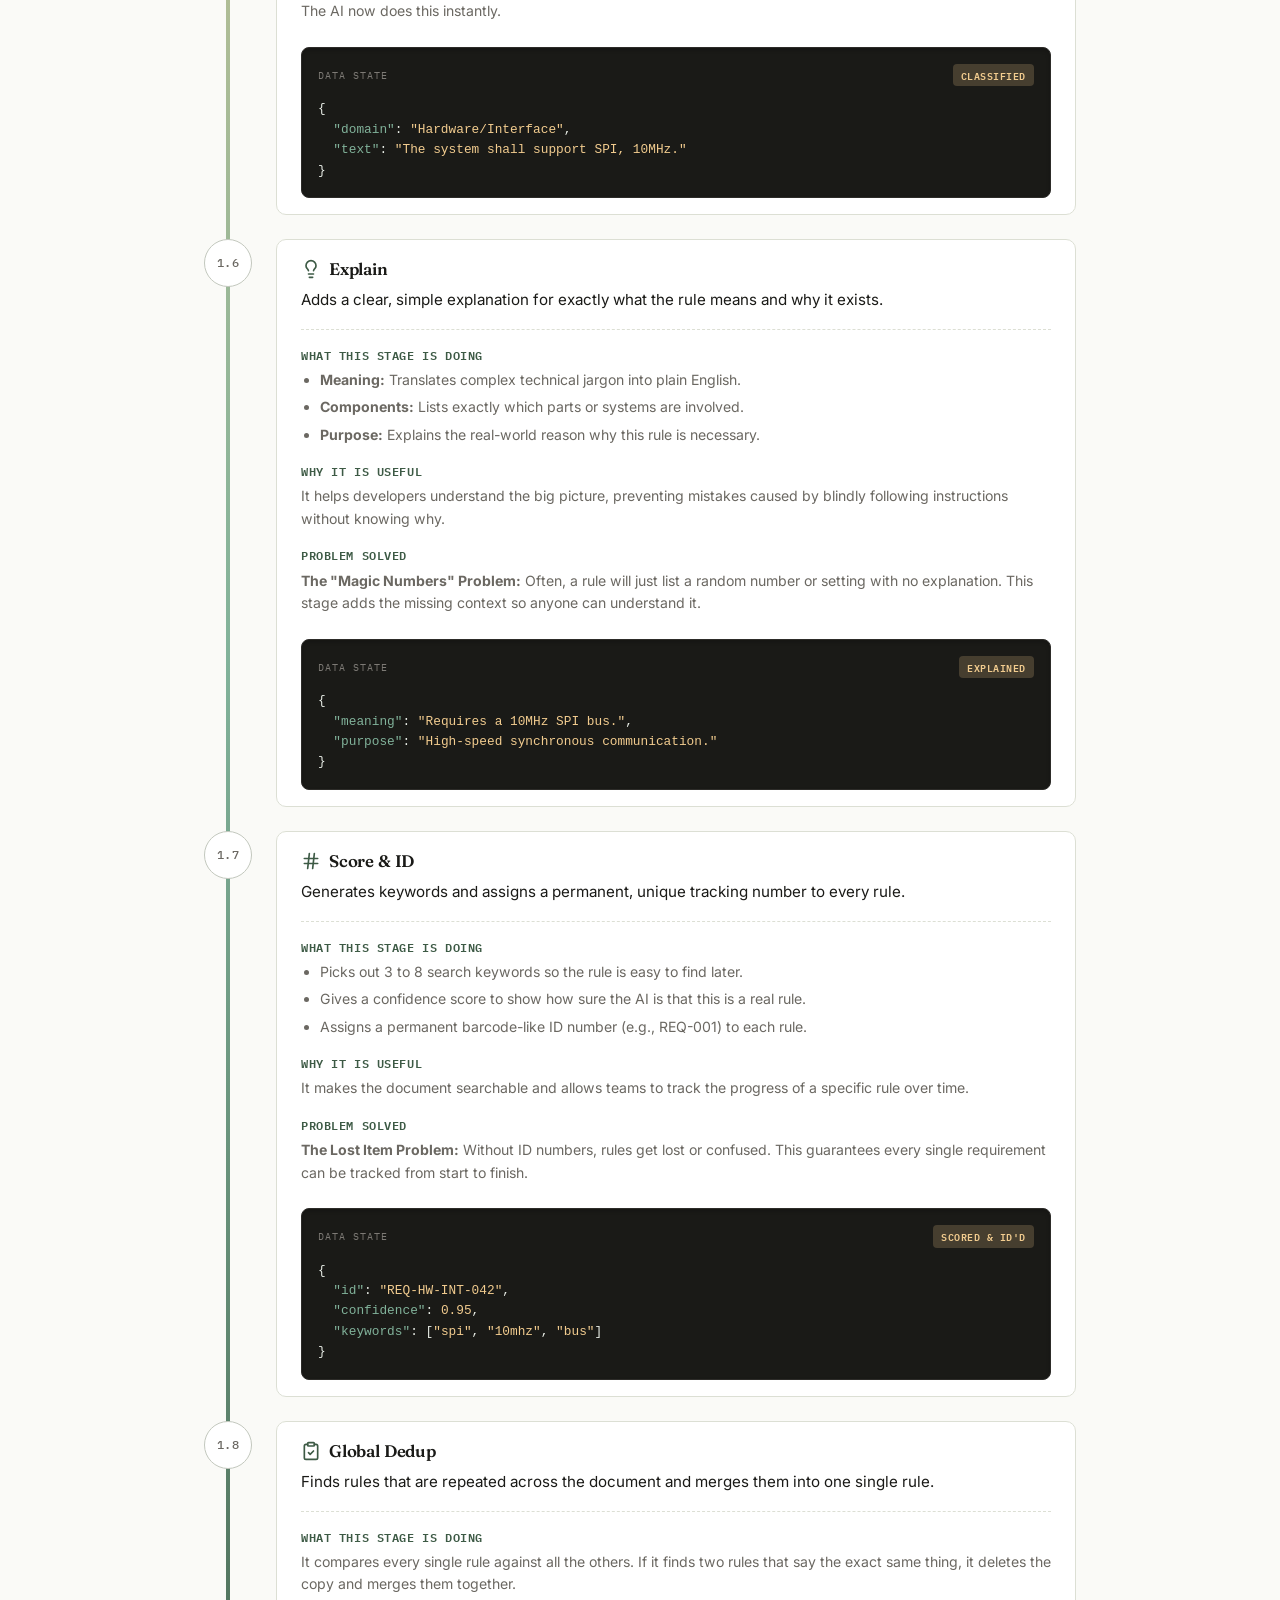
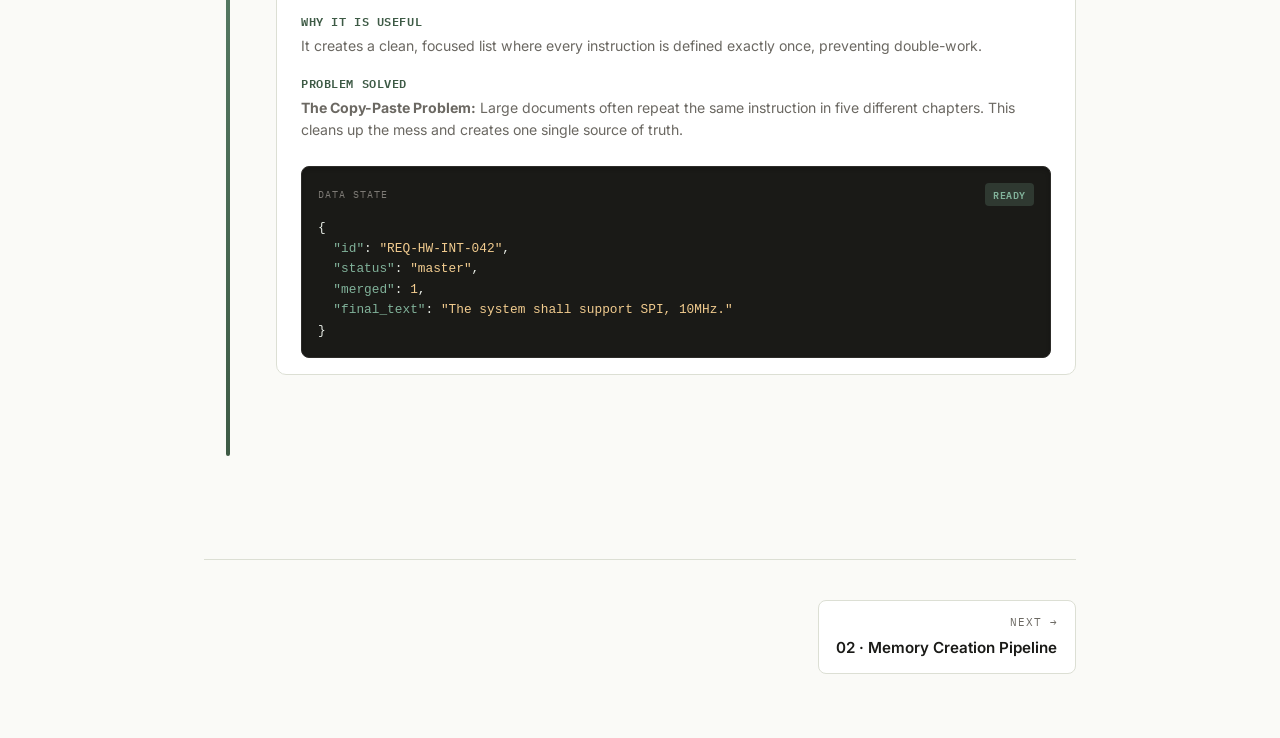
<file: Presentation_show/phase-01.html>
<!DOCTYPE html>
<html lang="en">
<head>
<meta charset="UTF-8">
<meta name="viewport" content="width=device-width, initial-scale=1.0">
<title>Phase 01 &middot; Data Extraction Pipeline &mdash; Documentation Pipeline</title>
<link rel="preconnect" href="https://fonts.googleapis.com">
<link href="https://fonts.googleapis.com/css2?family=Fraunces:opsz,wght@9..144,400;9..144,600;9..144,700&family=Inter:wght@400;500;600&family=IBM+Plex+Mono:wght@400;500&display=swap" rel="stylesheet">
<link rel="stylesheet" href="styles.css">
</head>
<body>

<nav class="topnav">
  <div class="topnav-inner">
    <a class="back-link" href="index.html">&larr; Architecture</a>
    <div class="tracker">
      <a class="active" href="phase-01.html" aria-label="Phase 01"></a>
      <a class="" href="phase-02.html" aria-label="Phase 02"></a>
      <a class="" href="phase-03.html" aria-label="Phase 03"></a>
      <a class="" href="phase-04.html" aria-label="Phase 04"></a>
      <a class="" href="phase-05.html" aria-label="Phase 05"></a>
      <a class="" href="phase-06.html" aria-label="Phase 06"></a>
      <a class="" href="phase-07.html" aria-label="Phase 07"></a>
      <a class="" href="phase-08.html" aria-label="Phase 08"></a>
      <a class="" href="phase-09.html" aria-label="Phase 09"></a>
      <a class="" href="phase-10.html" aria-label="Phase 10"></a>
    </div>
  </div>
</nav>

<header class="phase-header shell">
  <div class="eyebrow">
    Phase 01 <span class="stage-count">&middot; stages 1.1 – 1.8</span>
  </div>
  <h1 class="reveal">Data Extraction Pipeline</h1>
  <p class="goal reveal" data-delay="80">Convert messy, complicated <b>PDFs</b> into clean, easy-to-read instructions.</p>
  
</header>

<main class="shell">
  <div class="mechanism-panel reveal">
    <span class="tag">How it works</span>
    <p>The system reads the document page-by-page, cleans up the messy text, and finds the actual rules. It then rewrites those rules to sound professional, sorts them into folders, explains what they mean, and removes any duplicates.</p>
  </div>

  <div class="stage-sequence">
    <div class="stage-guide"></div>
      <div class="stage-card reveal" data-delay="0">
        <div class="stage-num mono">1.1</div>
        <div class="stage-body">
          <h3 style="display: flex; align-items: center; gap: 8px;">
            <svg width="20" height="20" viewBox="0 0 24 24" fill="none" stroke="var(--accent)" stroke-width="2" stroke-linecap="round" stroke-linejoin="round"><path d="M14 2H6a2 2 0 0 0-2 2v16a2 2 0 0 0 2 2h12a2 2 0 0 0 2-2V8z"></path><polyline points="14 2 14 8 20 8"></polyline><line x1="12" y1="18" x2="12" y2="12"></line><polyline points="9 15 12 18 15 15"></polyline></svg>
            Ingest
          </h3>
          <p class="summary">Reads your uploaded documents and pulls out all the text, tables, and important rules.</p>
          <div class="stage-details">
            <div class="detail-group">
              <h4>What this stage is doing</h4>
              <ul>
                <li>Scans the uploaded document page by page, pulling out text and tables.</li>
                <li>If a page is an image or scan (like a photo of a document), it uses OCR to read the text anyway.</li>
              </ul>
            </div>
            <div class="detail-group">
              <h4>Why it is useful</h4>
              <p>It makes sure the system can read any type of file, whether it's a typed digital document or a scanned piece of paper.</p>
            </div>
            <div class="detail-group">
              <h4>Problem Solved</h4>
              <p><strong>The Unreadable Document Problem:</strong> Scanned pages usually break computer programs. This step guarantees we capture every single word, no matter how the document was made.</p>
            </div>
          </div>
          <div class="data-snippet reveal" data-delay="100">
            <div class="snippet-header">
              <span>Data State</span>
              <span class="status raw">RAW</span>
            </div>
            <pre><span class="hl-err"></span> Page 14 <span class="hl-err">...</span> \n The sys \n tem should support spi approx 10MHz <span class="hl-err">...~~$</span></pre>
          </div>
        </div>
      </div>

      <div class="stage-card reveal" data-delay="70">
        <div class="stage-num mono">1.2</div>
        <div class="stage-body">
          <h3 style="display: flex; align-items: center; gap: 8px;">
            <svg width="20" height="20" viewBox="0 0 24 24" fill="none" stroke="var(--accent)" stroke-width="2" stroke-linecap="round" stroke-linejoin="round"><rect x="3" y="3" width="18" height="18" rx="2" ry="2"></rect><line x1="3" y1="9" x2="21" y2="9"></line><line x1="3" y1="15" x2="21" y2="15"></line></svg>
            Segment
          </h3>
          <p class="summary">Breaks the text into neat paragraphs and throws away useless things like page numbers and headers.</p>
          <div class="stage-details">
            <div class="detail-group">
              <h4>What this stage is doing</h4>
              <ul>
                <li>Organizes messy text into clear paragraphs.</li>
                <li>Connects broken sentences back together so they make sense.</li>
                <li>Splits giant blocks of text into smaller, readable chunks.</li>
                <li>Automatically skips cover pages and the table of contents.</li>
              </ul>
            </div>
            <div class="detail-group">
              <h4>Why it is useful</h4>
              <p>It clears away the junk, so the AI only focuses on the actual important rules, saving time and preventing confusion.</p>
            </div>
            <div class="detail-group">
              <h4>Problem Solved</h4>
              <p><strong>The Cluttered Text Problem:</strong> Standard PDF readers often mix page numbers and footers into the middle of sentences. This step fixes all of that mess.</p>
            </div>
          </div>
          <div class="data-snippet reveal" data-delay="100">
            <div class="snippet-header">
              <span>Data State</span>
              <span class="status processing">SEGMENTED</span>
            </div>
            <pre>The system should support spi approx 10MHz.</pre>
          </div>
        </div>
      </div>

      <div class="stage-card reveal" data-delay="140">
        <div class="stage-num mono">1.3</div>
        <div class="stage-body">
          <h3 style="display: flex; align-items: center; gap: 8px;">
            <svg width="20" height="20" viewBox="0 0 24 24" fill="none" stroke="var(--accent)" stroke-width="2" stroke-linecap="round" stroke-linejoin="round"><circle cx="11" cy="11" r="8"></circle><line x1="21" y1="21" x2="16.65" y2="16.65"></line><line x1="11" y1="8" x2="11" y2="14"></line><line x1="8" y1="11" x2="14" y2="11"></line></svg>
            Detect
          </h3>
          <p class="summary">Uses intelligent scoring to isolate the actual engineering requirements from general background descriptions.</p>
          <div class="stage-details">
            <div class="detail-group">
              <h4>What this stage is doing</h4>
              <p>It gives a score (from 0 to 10) to every sentence to see if it's an important rule:</p>
              <ul>
                <li><strong>High Score:</strong> Contains strict words like "must" or "shall".</li>
                <li><strong>Medium Score:</strong> Contains measurements (like volts, speed, or temperature).</li>
                <li><strong>Low Score:</strong> Vague words like "maybe" or "approximately".</li>
              </ul>
            </div>
            <div class="detail-group">
              <h4>Why it is useful</h4>
              <p>It separates the strict instructions that need to be built from the general descriptions that are just there for context.</p>
            </div>
            <div class="detail-group">
              <h4>Problem Solved</h4>
              <p><strong>The Storytelling Problem:</strong> Documents often have long, rambling introductions. This step throws away the fluff and keeps only the real requirements.</p>
            </div>
          </div>
          <div class="data-snippet reveal" data-delay="100">
            <div class="snippet-header">
              <span>Data State</span>
              <span class="status processing">DETECTED</span>
            </div>
            <pre>Score: <span class="hl-val">8/10</span> [Pass]
Reason: Directives found ("should"), Protocol ("spi"), Unit ("MHz")
Text: The system should support spi approx 10MHz.</pre>
          </div>
        </div>
      </div>

      <div class="stage-card reveal" data-delay="210">
        <div class="stage-num mono">1.4</div>
        <div class="stage-body">
          <h3 style="display: flex; align-items: center; gap: 8px;">
            <svg width="20" height="20" viewBox="0 0 24 24" fill="none" stroke="var(--accent)" stroke-width="2" stroke-linecap="round" stroke-linejoin="round"><line x1="4" y1="21" x2="4" y2="14"></line><line x1="4" y1="10" x2="4" y2="3"></line><line x1="12" y1="21" x2="12" y2="12"></line><line x1="12" y1="8" x2="12" y2="3"></line><line x1="20" y1="21" x2="20" y2="16"></line><line x1="20" y1="12" x2="20" y2="3"></line><line x1="1" y1="14" x2="7" y2="14"></line><line x1="9" y1="8" x2="15" y2="8"></line><line x1="17" y1="16" x2="23" y2="16"></line></svg>
            Normalize
          </h3>
          <p class="summary">Rewrites every rule so they all use the exact same professional tone and format.</p>
          <div class="stage-details">
            <div class="detail-group">
              <h4>What this stage is doing</h4>
              <ul>
                <li>Changes weak suggestions (like "will", "should", or "needs to") into the strict, professional word: "shall".</li>
                <li>Removes confusing or vague phrases like "if necessary" or "as needed".</li>
                <li>Fixes grammar, capitalization, and double-spacing so everything looks uniform.</li>
              </ul>
            </div>
            <div class="detail-group">
              <h4>Why it is useful</h4>
              <p>It makes the entire document extremely easy to read, because every instruction follows the exact same pattern.</p>
            </div>
            <div class="detail-group">
              <h4>Problem Solved</h4>
              <p><strong>The Multiple Authors Problem:</strong> When different people write a document, the tone is messy. This step makes it look like one professional author wrote the whole thing.</p>
            </div>
          </div>
          <div class="data-snippet reveal" data-delay="100">
            <div class="snippet-header">
              <span>Data State</span>
              <span class="status processing">NORMALIZED</span>
            </div>
            <pre>The system <span class="hl-key">shall</span> support <span class="hl-key">SPI</span>, <span class="hl-key">10MHz</span>.</pre>
          </div>
        </div>
      </div>

      <div class="stage-card reveal" data-delay="280">
        <div class="stage-num mono">1.5</div>
        <div class="stage-body">
          <h3 style="display: flex; align-items: center; gap: 8px;">
            <svg width="20" height="20" viewBox="0 0 24 24" fill="none" stroke="var(--accent)" stroke-width="2" stroke-linecap="round" stroke-linejoin="round"><path d="M22 19a2 2 0 0 1-2 2H4a2 2 0 0 1-2-2V5a2 2 0 0 1 2-2h5l2 3h9a2 2 0 0 1 2 2z"></path></svg>
            Classify
          </h3>
          <p class="summary">Automatically sorts every rule into specific folders like Power, Software, or Safety.</p>
          <div class="stage-details">
            <div class="detail-group">
              <h4>What this stage is doing</h4>
              <p>It reads each rule and tags it into a specific department, such as:</p>
              <ul>
                <li><strong>Hardware:</strong> Power, memory, screens, and physical parts.</li>
                <li><strong>Software:</strong> Code, apps, and digital drivers.</li>
                <li><strong>General:</strong> Safety, security, and performance speed.</li>
              </ul>
            </div>
            <div class="detail-group">
              <h4>Why it is useful</h4>
              <p>It groups similar tasks together, so the software team only sees software rules, and the hardware team only sees hardware rules.</p>
            </div>
            <div class="detail-group">
              <h4>Problem Solved</h4>
              <p><strong>The Manual Sorting Problem:</strong> Humans used to spend days reading thousands of lines to group them into folders. The AI now does this instantly.</p>
            </div>
          </div>
          <div class="data-snippet reveal" data-delay="100">
            <div class="snippet-header">
              <span>Data State</span>
              <span class="status processing">CLASSIFIED</span>
            </div>
            <pre>{
  <span class="hl-key">"domain"</span>: <span class="hl-val">"Hardware/Interface"</span>,
  <span class="hl-key">"text"</span>: <span class="hl-val">"The system shall support SPI, 10MHz."</span>
}</pre>
          </div>
        </div>
      </div>

      <div class="stage-card reveal" data-delay="350">
        <div class="stage-num mono">1.6</div>
        <div class="stage-body">
          <h3 style="display: flex; align-items: center; gap: 8px;">
            <svg width="20" height="20" viewBox="0 0 24 24" fill="none" stroke="var(--accent)" stroke-width="2" stroke-linecap="round" stroke-linejoin="round"><path d="M9 18h6"></path><path d="M10 22h4"></path><path d="M15.09 14c.18-.98.65-1.74 1.41-2.5A4.65 4.65 0 0 0 18 8 6 6 0 0 0 6 8c0 1 .23 2.23 1.5 3.5A4.61 4.61 0 0 1 8.91 14"></path></svg>
            Explain
          </h3>
          <p class="summary">Adds a clear, simple explanation for exactly what the rule means and why it exists.</p>
          <div class="stage-details">
            <div class="detail-group">
              <h4>What this stage is doing</h4>
              <ul>
                <li><strong>Meaning:</strong> Translates complex technical jargon into plain English.</li>
                <li><strong>Components:</strong> Lists exactly which parts or systems are involved.</li>
                <li><strong>Purpose:</strong> Explains the real-world reason why this rule is necessary.</li>
              </ul>
            </div>
            <div class="detail-group">
              <h4>Why it is useful</h4>
              <p>It helps developers understand the big picture, preventing mistakes caused by blindly following instructions without knowing why.</p>
            </div>
            <div class="detail-group">
              <h4>Problem Solved</h4>
              <p><strong>The "Magic Numbers" Problem:</strong> Often, a rule will just list a random number or setting with no explanation. This stage adds the missing context so anyone can understand it.</p>
            </div>
          </div>
          <div class="data-snippet reveal" data-delay="100">
            <div class="snippet-header">
              <span>Data State</span>
              <span class="status processing">EXPLAINED</span>
            </div>
            <pre>{
  <span class="hl-key">"meaning"</span>: <span class="hl-val">"Requires a 10MHz SPI bus."</span>,
  <span class="hl-key">"purpose"</span>: <span class="hl-val">"High-speed synchronous communication."</span>
}</pre>
          </div>
        </div>
      </div>

      <div class="stage-card reveal" data-delay="420">
        <div class="stage-num mono">1.7</div>
        <div class="stage-body">
          <h3 style="display: flex; align-items: center; gap: 8px;">
            <svg width="20" height="20" viewBox="0 0 24 24" fill="none" stroke="var(--accent)" stroke-width="2" stroke-linecap="round" stroke-linejoin="round"><line x1="4" y1="9" x2="20" y2="9"></line><line x1="4" y1="15" x2="20" y2="15"></line><line x1="10" y1="3" x2="8" y2="21"></line><line x1="16" y1="3" x2="14" y2="21"></line></svg>
            Score & ID
          </h3>
          <p class="summary">Generates keywords and assigns a permanent, unique tracking number to every rule.</p>
          <div class="stage-details">
            <div class="detail-group">
              <h4>What this stage is doing</h4>
              <ul>
                <li>Picks out 3 to 8 search keywords so the rule is easy to find later.</li>
                <li>Gives a confidence score to show how sure the AI is that this is a real rule.</li>
                <li>Assigns a permanent barcode-like ID number (e.g., REQ-001) to each rule.</li>
              </ul>
            </div>
            <div class="detail-group">
              <h4>Why it is useful</h4>
              <p>It makes the document searchable and allows teams to track the progress of a specific rule over time.</p>
            </div>
            <div class="detail-group">
              <h4>Problem Solved</h4>
              <p><strong>The Lost Item Problem:</strong> Without ID numbers, rules get lost or confused. This guarantees every single requirement can be tracked from start to finish.</p>
            </div>
          </div>
          <div class="data-snippet reveal" data-delay="100">
            <div class="snippet-header">
              <span>Data State</span>
              <span class="status processing">SCORED & ID'D</span>
            </div>
            <pre>{
  <span class="hl-key">"id"</span>: <span class="hl-val">"REQ-HW-INT-042"</span>,
  <span class="hl-key">"confidence"</span>: <span class="hl-val">0.95</span>,
  <span class="hl-key">"keywords"</span>: [<span class="hl-val">"spi"</span>, <span class="hl-val">"10mhz"</span>, <span class="hl-val">"bus"</span>]
}</pre>
          </div>
        </div>
      </div>

      <div class="stage-card reveal" data-delay="490">
        <div class="stage-num mono">1.8</div>
        <div class="stage-body">
          <h3 style="display: flex; align-items: center; gap: 8px;">
            <svg width="20" height="20" viewBox="0 0 24 24" fill="none" stroke="var(--accent)" stroke-width="2" stroke-linecap="round" stroke-linejoin="round"><path d="M16 4h2a2 2 0 0 1 2 2v14a2 2 0 0 1-2 2H6a2 2 0 0 1-2-2V6a2 2 0 0 1 2-2h2"></path><rect x="8" y="2" width="8" height="4" rx="1" ry="1"></rect><path d="M9 14l2 2 4-4"></path></svg>
            Global Dedup
          </h3>
          <p class="summary">Finds rules that are repeated across the document and merges them into one single rule.</p>
          <div class="stage-details">
            <div class="detail-group">
              <h4>What this stage is doing</h4>
              <p>It compares every single rule against all the others. If it finds two rules that say the exact same thing, it deletes the copy and merges them together.</p>
            </div>
            <div class="detail-group">
              <h4>Why it is useful</h4>
              <p>It creates a clean, focused list where every instruction is defined exactly once, preventing double-work.</p>
            </div>
            <div class="detail-group">
              <h4>Problem Solved</h4>
              <p><strong>The Copy-Paste Problem:</strong> Large documents often repeat the same instruction in five different chapters. This cleans up the mess and creates one single source of truth.</p>
            </div>
          </div>
          <div class="data-snippet reveal" data-delay="100">
            <div class="snippet-header">
              <span>Data State</span>
              <span class="status ready">READY</span>
            </div>
            <pre>{
  <span class="hl-key">"id"</span>: <span class="hl-val">"REQ-HW-INT-042"</span>,
  <span class="hl-key">"status"</span>: <span class="hl-val">"master"</span>,
  <span class="hl-key">"merged"</span>: <span class="hl-val">1</span>,
  <span class="hl-key">"final_text"</span>: <span class="hl-val">"The system shall support SPI, 10MHz."</span>
}</pre>
          </div>
        </div>
      </div>
  </div>
  
</main>

<div class="shell">
  <nav class="footnav">
    <div class="footnav-row">
      <span></span>
      <a class="footnav-link next" href="phase-02.html">
        <span class="label mono">Next &rarr;</span>
        <span class="name">02 &middot; Memory Creation Pipeline</span>
      </a>
    </div>
  </nav>
</div>

<script src="script.js"></script>
</body>
</html>
</file>
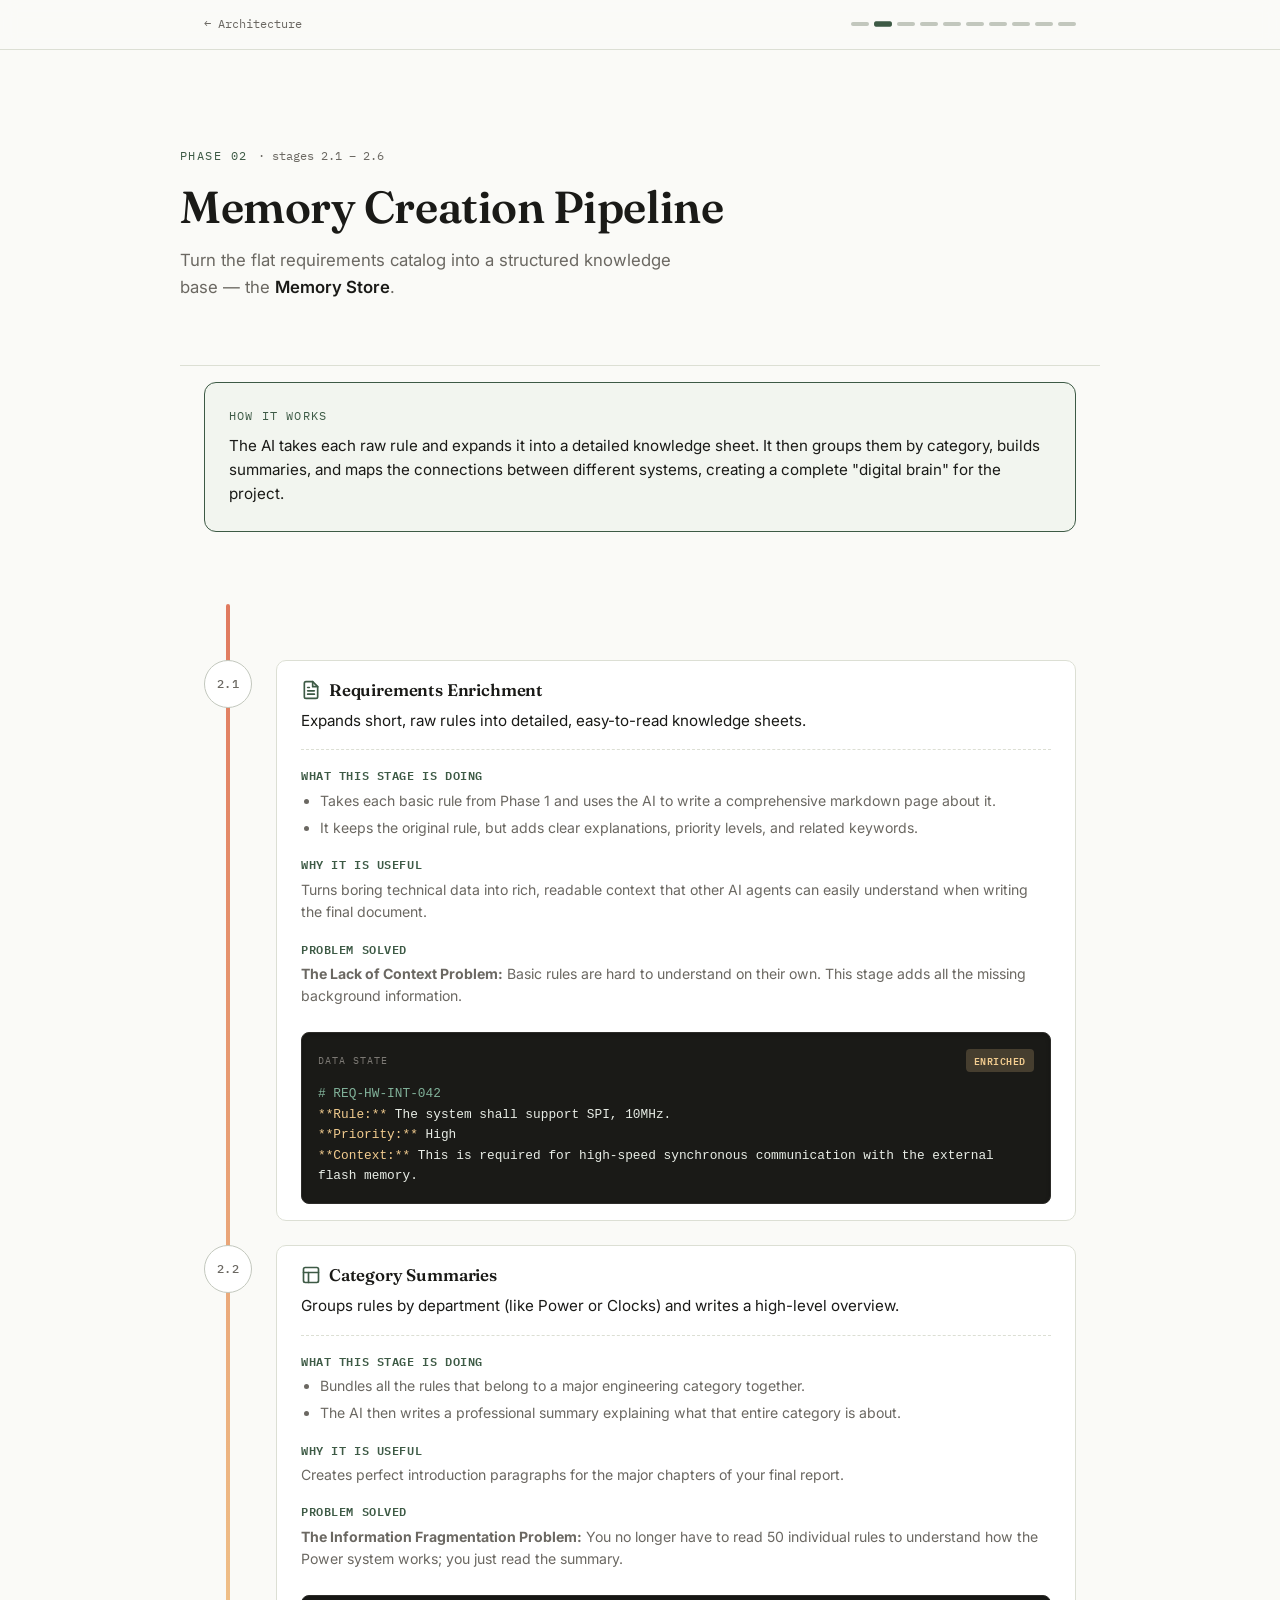
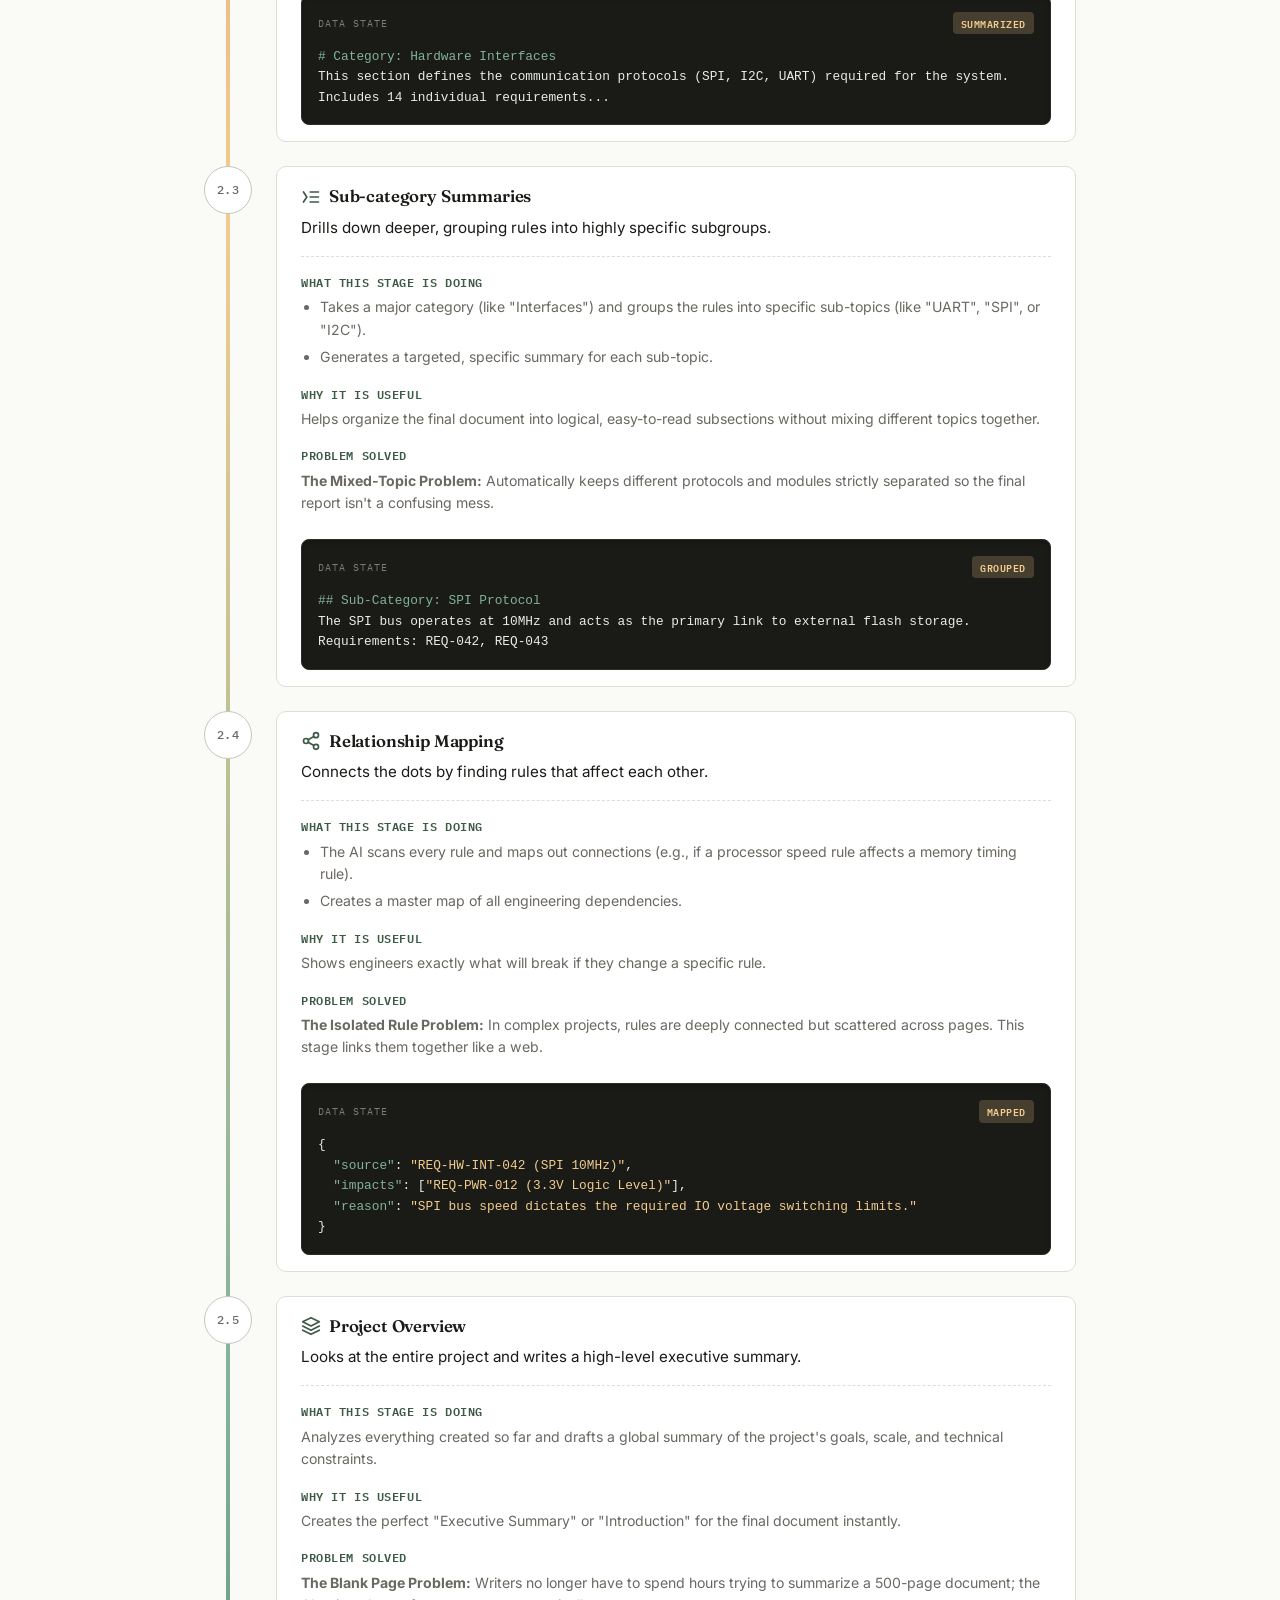
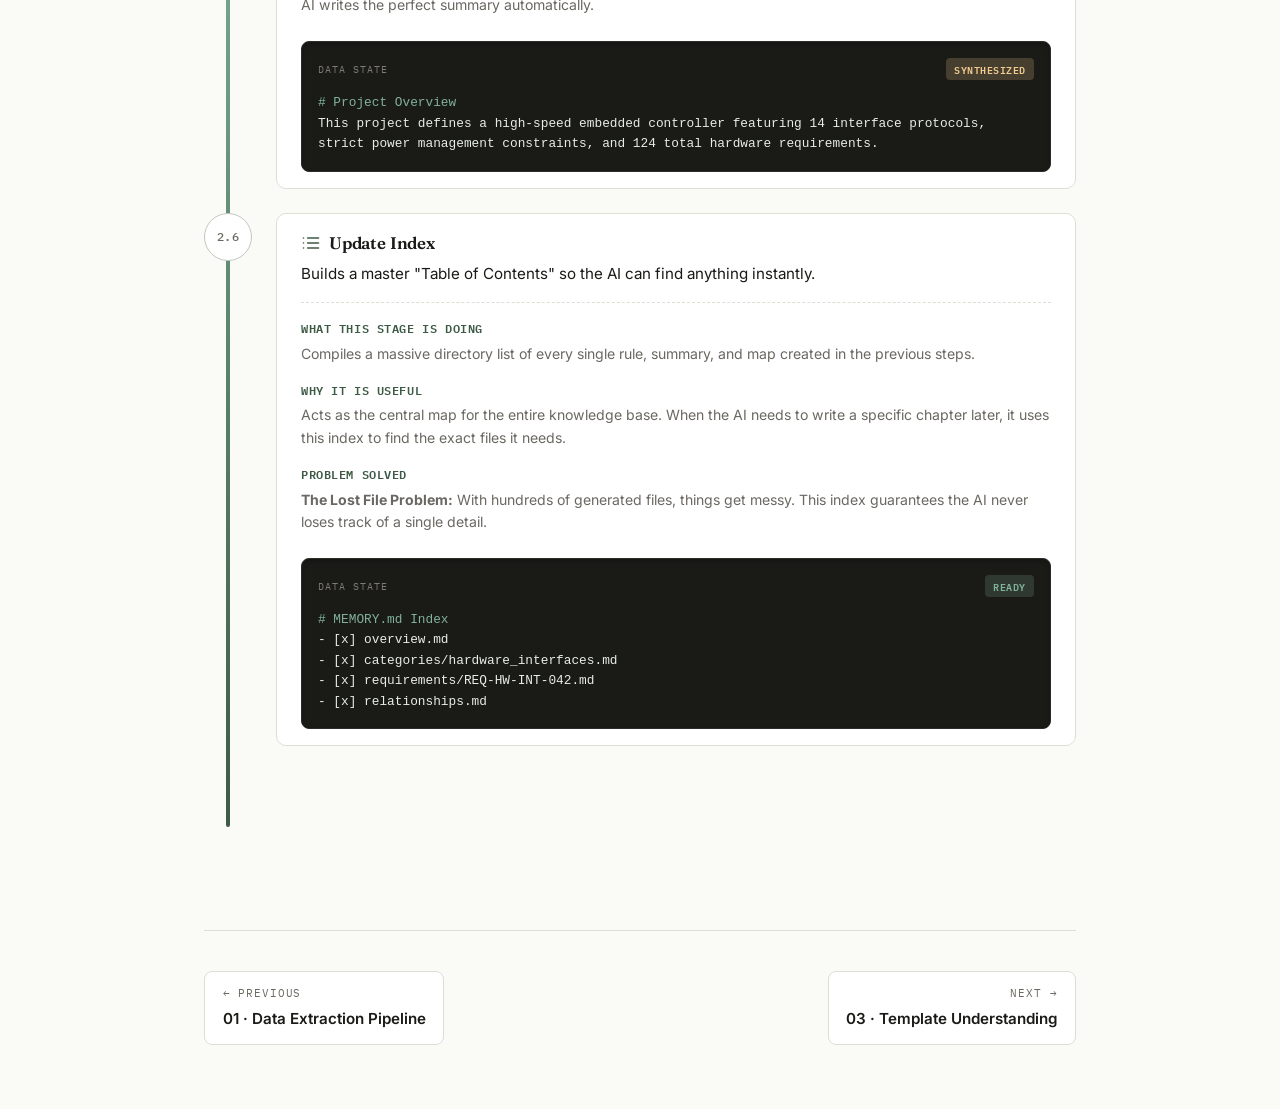
<file: Presentation_show/phase-02.html>
<!DOCTYPE html>
<html lang="en">
<head>
<meta charset="UTF-8">
<meta name="viewport" content="width=device-width, initial-scale=1.0">
<title>Phase 02 &middot; Memory Creation Pipeline &mdash; Documentation Pipeline</title>
<link rel="preconnect" href="https://fonts.googleapis.com">
<link href="https://fonts.googleapis.com/css2?family=Fraunces:opsz,wght@9..144,400;9..144,600;9..144,700&family=Inter:wght@400;500;600&family=IBM+Plex+Mono:wght@400;500&display=swap" rel="stylesheet">
<link rel="stylesheet" href="styles.css">
</head>
<body>

<nav class="topnav">
  <div class="topnav-inner">
    <a class="back-link" href="index.html">&larr; Architecture</a>
    <div class="tracker">
      <a class="" href="phase-01.html" aria-label="Phase 01"></a>
      <a class="active" href="phase-02.html" aria-label="Phase 02"></a>
      <a class="" href="phase-03.html" aria-label="Phase 03"></a>
      <a class="" href="phase-04.html" aria-label="Phase 04"></a>
      <a class="" href="phase-05.html" aria-label="Phase 05"></a>
      <a class="" href="phase-06.html" aria-label="Phase 06"></a>
      <a class="" href="phase-07.html" aria-label="Phase 07"></a>
      <a class="" href="phase-08.html" aria-label="Phase 08"></a>
      <a class="" href="phase-09.html" aria-label="Phase 09"></a>
      <a class="" href="phase-10.html" aria-label="Phase 10"></a>
    </div>
  </div>
</nav>

<header class="phase-header shell">
  <div class="eyebrow">
    Phase 02 <span class="stage-count">&middot; stages 2.1 – 2.6</span>
  </div>
  <h1 class="reveal">Memory Creation Pipeline</h1>
  <p class="goal reveal" data-delay="80">Turn the flat requirements catalog into a structured knowledge base — the <b>Memory Store</b>.</p>
  
</header>

<main class="shell">
  <div class="mechanism-panel reveal">
    <span class="tag">How it works</span>
    <p>The AI takes each raw rule and expands it into a detailed knowledge sheet. It then groups them by category, builds summaries, and maps the connections between different systems, creating a complete "digital brain" for the project.</p>
  </div>

  <div class="stage-sequence">
    <div class="stage-guide"></div>
      
      <div class="stage-card reveal" data-delay="0">
        <div class="stage-num mono">2.1</div>
        <div class="stage-body">
          <h3 style="display: flex; align-items: center; gap: 8px;">
            <svg width="20" height="20" viewBox="0 0 24 24" fill="none" stroke="var(--accent)" stroke-width="2" stroke-linecap="round" stroke-linejoin="round"><path d="M14 2H6a2 2 0 0 0-2 2v16a2 2 0 0 0 2 2h12a2 2 0 0 0 2-2V8z"></path><polyline points="14 2 14 8 20 8"></polyline><line x1="16" y1="13" x2="8" y2="13"></line><line x1="16" y1="17" x2="8" y2="17"></line><polyline points="10 9 9 9 8 9"></polyline></svg>
            Requirements Enrichment
          </h3>
          <p class="summary">Expands short, raw rules into detailed, easy-to-read knowledge sheets.</p>
          <div class="stage-details">
            <div class="detail-group">
              <h4>What this stage is doing</h4>
              <ul>
                <li>Takes each basic rule from Phase 1 and uses the AI to write a comprehensive markdown page about it.</li>
                <li>It keeps the original rule, but adds clear explanations, priority levels, and related keywords.</li>
              </ul>
            </div>
            <div class="detail-group">
              <h4>Why it is useful</h4>
              <p>Turns boring technical data into rich, readable context that other AI agents can easily understand when writing the final document.</p>
            </div>
            <div class="detail-group">
              <h4>Problem Solved</h4>
              <p><strong>The Lack of Context Problem:</strong> Basic rules are hard to understand on their own. This stage adds all the missing background information.</p>
            </div>
          </div>
          <div class="data-snippet reveal" data-delay="100">
            <div class="snippet-header">
              <span>Data State</span>
              <span class="status processing">ENRICHED</span>
            </div>
            <pre><span class="hl-key"># REQ-HW-INT-042</span>
<span class="hl-val">**Rule:**</span> The system shall support SPI, 10MHz.
<span class="hl-val">**Priority:**</span> High
<span class="hl-val">**Context:**</span> This is required for high-speed synchronous communication with the external flash memory.</pre>
          </div>
        </div>
      </div>

      <div class="stage-card reveal" data-delay="70">
        <div class="stage-num mono">2.2</div>
        <div class="stage-body">
          <h3 style="display: flex; align-items: center; gap: 8px;">
            <svg width="20" height="20" viewBox="0 0 24 24" fill="none" stroke="var(--accent)" stroke-width="2" stroke-linecap="round" stroke-linejoin="round"><rect x="3" y="3" width="18" height="18" rx="2" ry="2"></rect><line x1="3" y1="9" x2="21" y2="9"></line><line x1="9" y1="21" x2="9" y2="9"></line></svg>
            Category Summaries
          </h3>
          <p class="summary">Groups rules by department (like Power or Clocks) and writes a high-level overview.</p>
          <div class="stage-details">
            <div class="detail-group">
              <h4>What this stage is doing</h4>
              <ul>
                <li>Bundles all the rules that belong to a major engineering category together.</li>
                <li>The AI then writes a professional summary explaining what that entire category is about.</li>
              </ul>
            </div>
            <div class="detail-group">
              <h4>Why it is useful</h4>
              <p>Creates perfect introduction paragraphs for the major chapters of your final report.</p>
            </div>
            <div class="detail-group">
              <h4>Problem Solved</h4>
              <p><strong>The Information Fragmentation Problem:</strong> You no longer have to read 50 individual rules to understand how the Power system works; you just read the summary.</p>
            </div>
          </div>
          <div class="data-snippet reveal" data-delay="100">
            <div class="snippet-header">
              <span>Data State</span>
              <span class="status processing">SUMMARIZED</span>
            </div>
            <pre><span class="hl-key"># Category: Hardware Interfaces</span>
This section defines the communication protocols (SPI, I2C, UART) required for the system. 
Includes 14 individual requirements...</pre>
          </div>
        </div>
      </div>

      <div class="stage-card reveal" data-delay="140">
        <div class="stage-num mono">2.3</div>
        <div class="stage-body">
          <h3 style="display: flex; align-items: center; gap: 8px;">
            <svg width="20" height="20" viewBox="0 0 24 24" fill="none" stroke="var(--accent)" stroke-width="2" stroke-linecap="round" stroke-linejoin="round"><line x1="21" y1="12" x2="11" y2="12"></line><line x1="21" y1="6" x2="11" y2="6"></line><line x1="21" y1="18" x2="11" y2="18"></line><polyline points="3 6 7 12 3 18"></polyline></svg>
            Sub-category Summaries
          </h3>
          <p class="summary">Drills down deeper, grouping rules into highly specific subgroups.</p>
          <div class="stage-details">
            <div class="detail-group">
              <h4>What this stage is doing</h4>
              <ul>
                <li>Takes a major category (like "Interfaces") and groups the rules into specific sub-topics (like "UART", "SPI", or "I2C").</li>
                <li>Generates a targeted, specific summary for each sub-topic.</li>
              </ul>
            </div>
            <div class="detail-group">
              <h4>Why it is useful</h4>
              <p>Helps organize the final document into logical, easy-to-read subsections without mixing different topics together.</p>
            </div>
            <div class="detail-group">
              <h4>Problem Solved</h4>
              <p><strong>The Mixed-Topic Problem:</strong> Automatically keeps different protocols and modules strictly separated so the final report isn't a confusing mess.</p>
            </div>
          </div>
          <div class="data-snippet reveal" data-delay="100">
            <div class="snippet-header">
              <span>Data State</span>
              <span class="status processing">GROUPED</span>
            </div>
            <pre><span class="hl-key">## Sub-Category: SPI Protocol</span>
The SPI bus operates at 10MHz and acts as the primary link to external flash storage.
Requirements: REQ-042, REQ-043</pre>
          </div>
        </div>
      </div>

      <div class="stage-card reveal" data-delay="210">
        <div class="stage-num mono">2.4</div>
        <div class="stage-body">
          <h3 style="display: flex; align-items: center; gap: 8px;">
            <svg width="20" height="20" viewBox="0 0 24 24" fill="none" stroke="var(--accent)" stroke-width="2" stroke-linecap="round" stroke-linejoin="round"><circle cx="18" cy="5" r="3"></circle><circle cx="6" cy="12" r="3"></circle><circle cx="18" cy="19" r="3"></circle><line x1="8.59" y1="13.51" x2="15.42" y2="17.49"></line><line x1="15.41" y1="6.51" x2="8.59" y2="10.49"></line></svg>
            Relationship Mapping
          </h3>
          <p class="summary">Connects the dots by finding rules that affect each other.</p>
          <div class="stage-details">
            <div class="detail-group">
              <h4>What this stage is doing</h4>
              <ul>
                <li>The AI scans every rule and maps out connections (e.g., if a processor speed rule affects a memory timing rule).</li>
                <li>Creates a master map of all engineering dependencies.</li>
              </ul>
            </div>
            <div class="detail-group">
              <h4>Why it is useful</h4>
              <p>Shows engineers exactly what will break if they change a specific rule.</p>
            </div>
            <div class="detail-group">
              <h4>Problem Solved</h4>
              <p><strong>The Isolated Rule Problem:</strong> In complex projects, rules are deeply connected but scattered across pages. This stage links them together like a web.</p>
            </div>
          </div>
          <div class="data-snippet reveal" data-delay="100">
            <div class="snippet-header">
              <span>Data State</span>
              <span class="status processing">MAPPED</span>
            </div>
            <pre>{
  <span class="hl-key">"source"</span>: <span class="hl-val">"REQ-HW-INT-042 (SPI 10MHz)"</span>,
  <span class="hl-key">"impacts"</span>: [<span class="hl-val">"REQ-PWR-012 (3.3V Logic Level)"</span>],
  <span class="hl-key">"reason"</span>: <span class="hl-val">"SPI bus speed dictates the required IO voltage switching limits."</span>
}</pre>
          </div>
        </div>
      </div>

      <div class="stage-card reveal" data-delay="280">
        <div class="stage-num mono">2.5</div>
        <div class="stage-body">
          <h3 style="display: flex; align-items: center; gap: 8px;">
            <svg width="20" height="20" viewBox="0 0 24 24" fill="none" stroke="var(--accent)" stroke-width="2" stroke-linecap="round" stroke-linejoin="round"><polygon points="12 2 2 7 12 12 22 7 12 2"></polygon><polyline points="2 17 12 22 22 17"></polyline><polyline points="2 12 12 17 22 12"></polyline></svg>
            Project Overview
          </h3>
          <p class="summary">Looks at the entire project and writes a high-level executive summary.</p>
          <div class="stage-details">
            <div class="detail-group">
              <h4>What this stage is doing</h4>
              <p>Analyzes everything created so far and drafts a global summary of the project's goals, scale, and technical constraints.</p>
            </div>
            <div class="detail-group">
              <h4>Why it is useful</h4>
              <p>Creates the perfect "Executive Summary" or "Introduction" for the final document instantly.</p>
            </div>
            <div class="detail-group">
              <h4>Problem Solved</h4>
              <p><strong>The Blank Page Problem:</strong> Writers no longer have to spend hours trying to summarize a 500-page document; the AI writes the perfect summary automatically.</p>
            </div>
          </div>
          <div class="data-snippet reveal" data-delay="100">
            <div class="snippet-header">
              <span>Data State</span>
              <span class="status processing">SYNTHESIZED</span>
            </div>
            <pre><span class="hl-key"># Project Overview</span>
This project defines a high-speed embedded controller featuring 14 interface protocols, strict power management constraints, and 124 total hardware requirements.</pre>
          </div>
        </div>
      </div>

      <div class="stage-card reveal" data-delay="350">
        <div class="stage-num mono">2.6</div>
        <div class="stage-body">
          <h3 style="display: flex; align-items: center; gap: 8px;">
            <svg width="20" height="20" viewBox="0 0 24 24" fill="none" stroke="var(--accent)" stroke-width="2" stroke-linecap="round" stroke-linejoin="round"><line x1="8" y1="6" x2="21" y2="6"></line><line x1="8" y1="12" x2="21" y2="12"></line><line x1="8" y1="18" x2="21" y2="18"></line><line x1="3" y1="6" x2="3.01" y2="6"></line><line x1="3" y1="12" x2="3.01" y2="12"></line><line x1="3" y1="18" x2="3.01" y2="18"></line></svg>
            Update Index
          </h3>
          <p class="summary">Builds a master "Table of Contents" so the AI can find anything instantly.</p>
          <div class="stage-details">
            <div class="detail-group">
              <h4>What this stage is doing</h4>
              <p>Compiles a massive directory list of every single rule, summary, and map created in the previous steps.</p>
            </div>
            <div class="detail-group">
              <h4>Why it is useful</h4>
              <p>Acts as the central map for the entire knowledge base. When the AI needs to write a specific chapter later, it uses this index to find the exact files it needs.</p>
            </div>
            <div class="detail-group">
              <h4>Problem Solved</h4>
              <p><strong>The Lost File Problem:</strong> With hundreds of generated files, things get messy. This index guarantees the AI never loses track of a single detail.</p>
            </div>
          </div>
          <div class="data-snippet reveal" data-delay="100">
            <div class="snippet-header">
              <span>Data State</span>
              <span class="status ready">READY</span>
            </div>
            <pre><span class="hl-key"># MEMORY.md Index</span>
- [x] overview.md
- [x] categories/hardware_interfaces.md
- [x] requirements/REQ-HW-INT-042.md
- [x] relationships.md</pre>
          </div>
        </div>
      </div>
  </div>
</main>

<div class="shell">
  <nav class="footnav">
    <div class="footnav-row">
      <a class="footnav-link prev" href="phase-01.html">
        <span class="label mono">&larr; Previous</span>
        <span class="name">01 &middot; Data Extraction Pipeline</span>
      </a>
      <a class="footnav-link next" href="phase-03.html">
        <span class="label mono">Next &rarr;</span>
        <span class="name">03 &middot; Template Understanding</span>
      </a>
    </div>
  </nav>
</div>

<script src="script.js"></script>
</body>
</html>
</file>
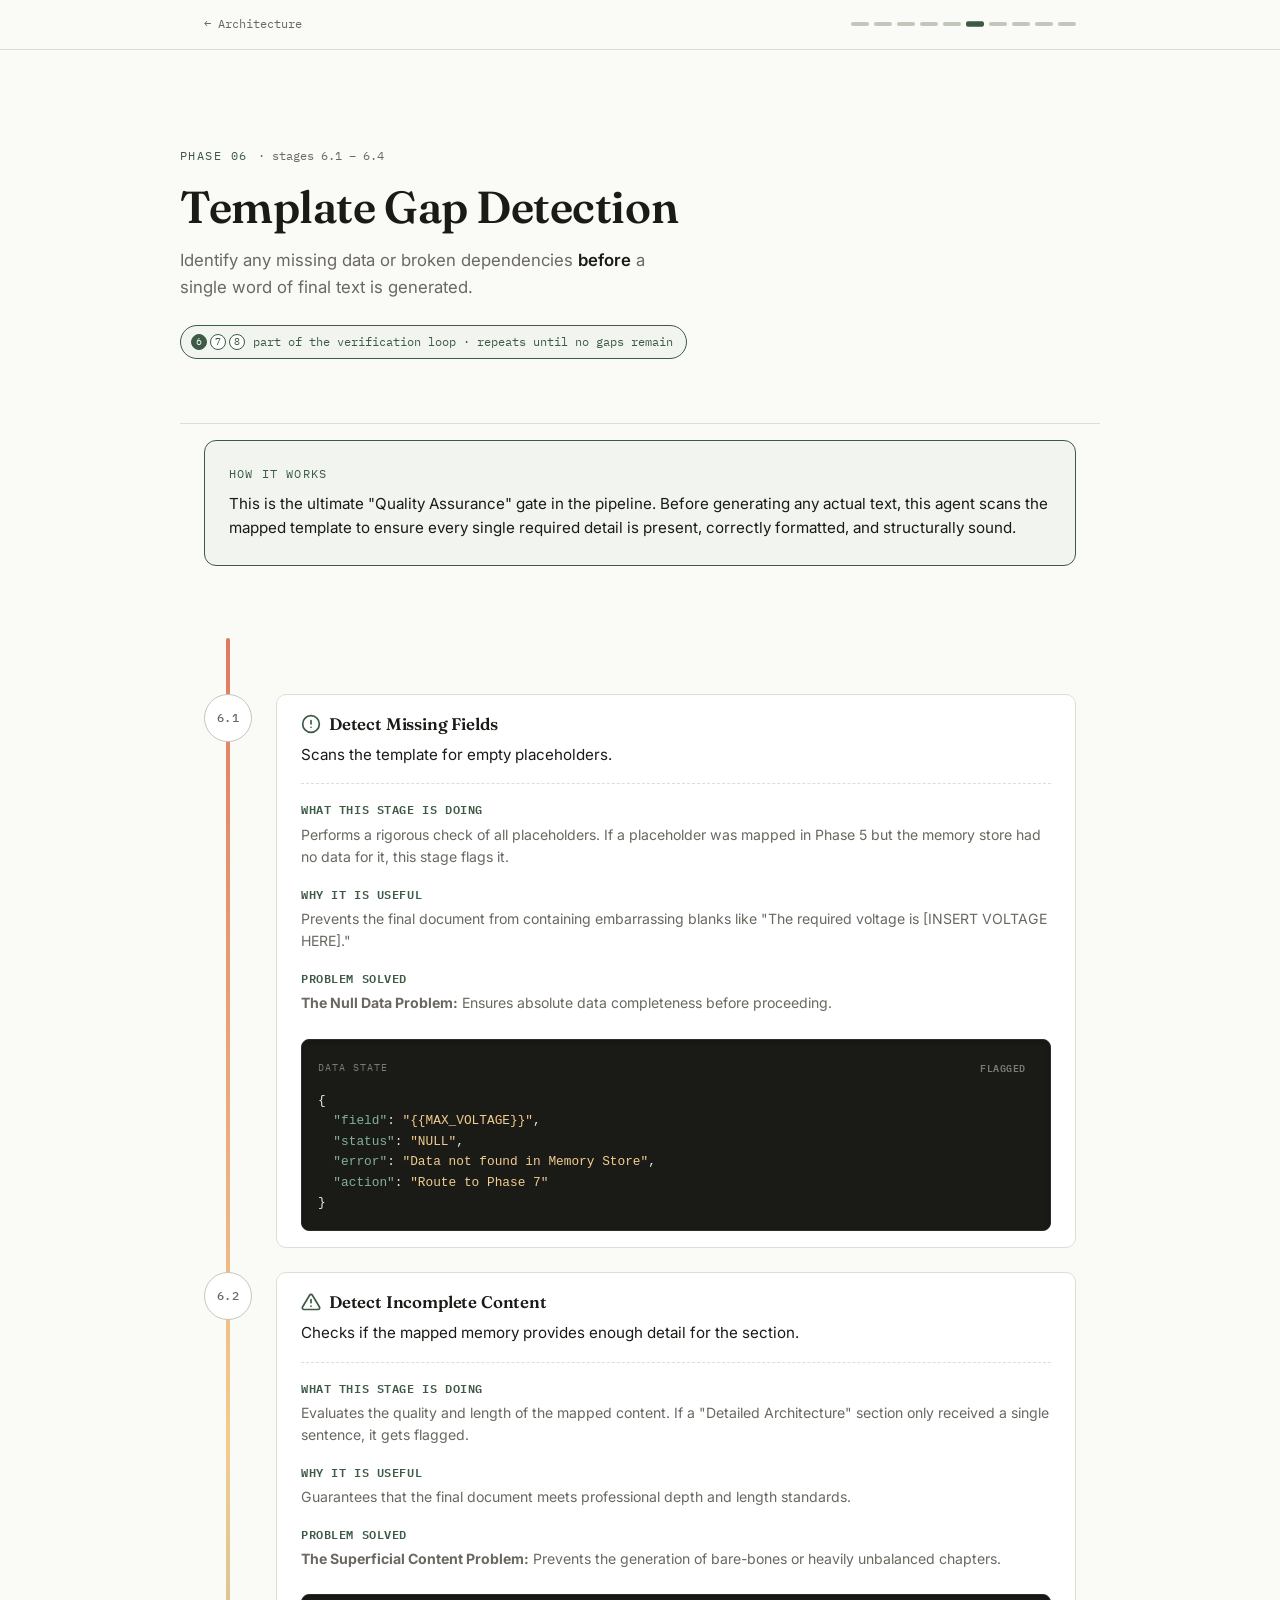
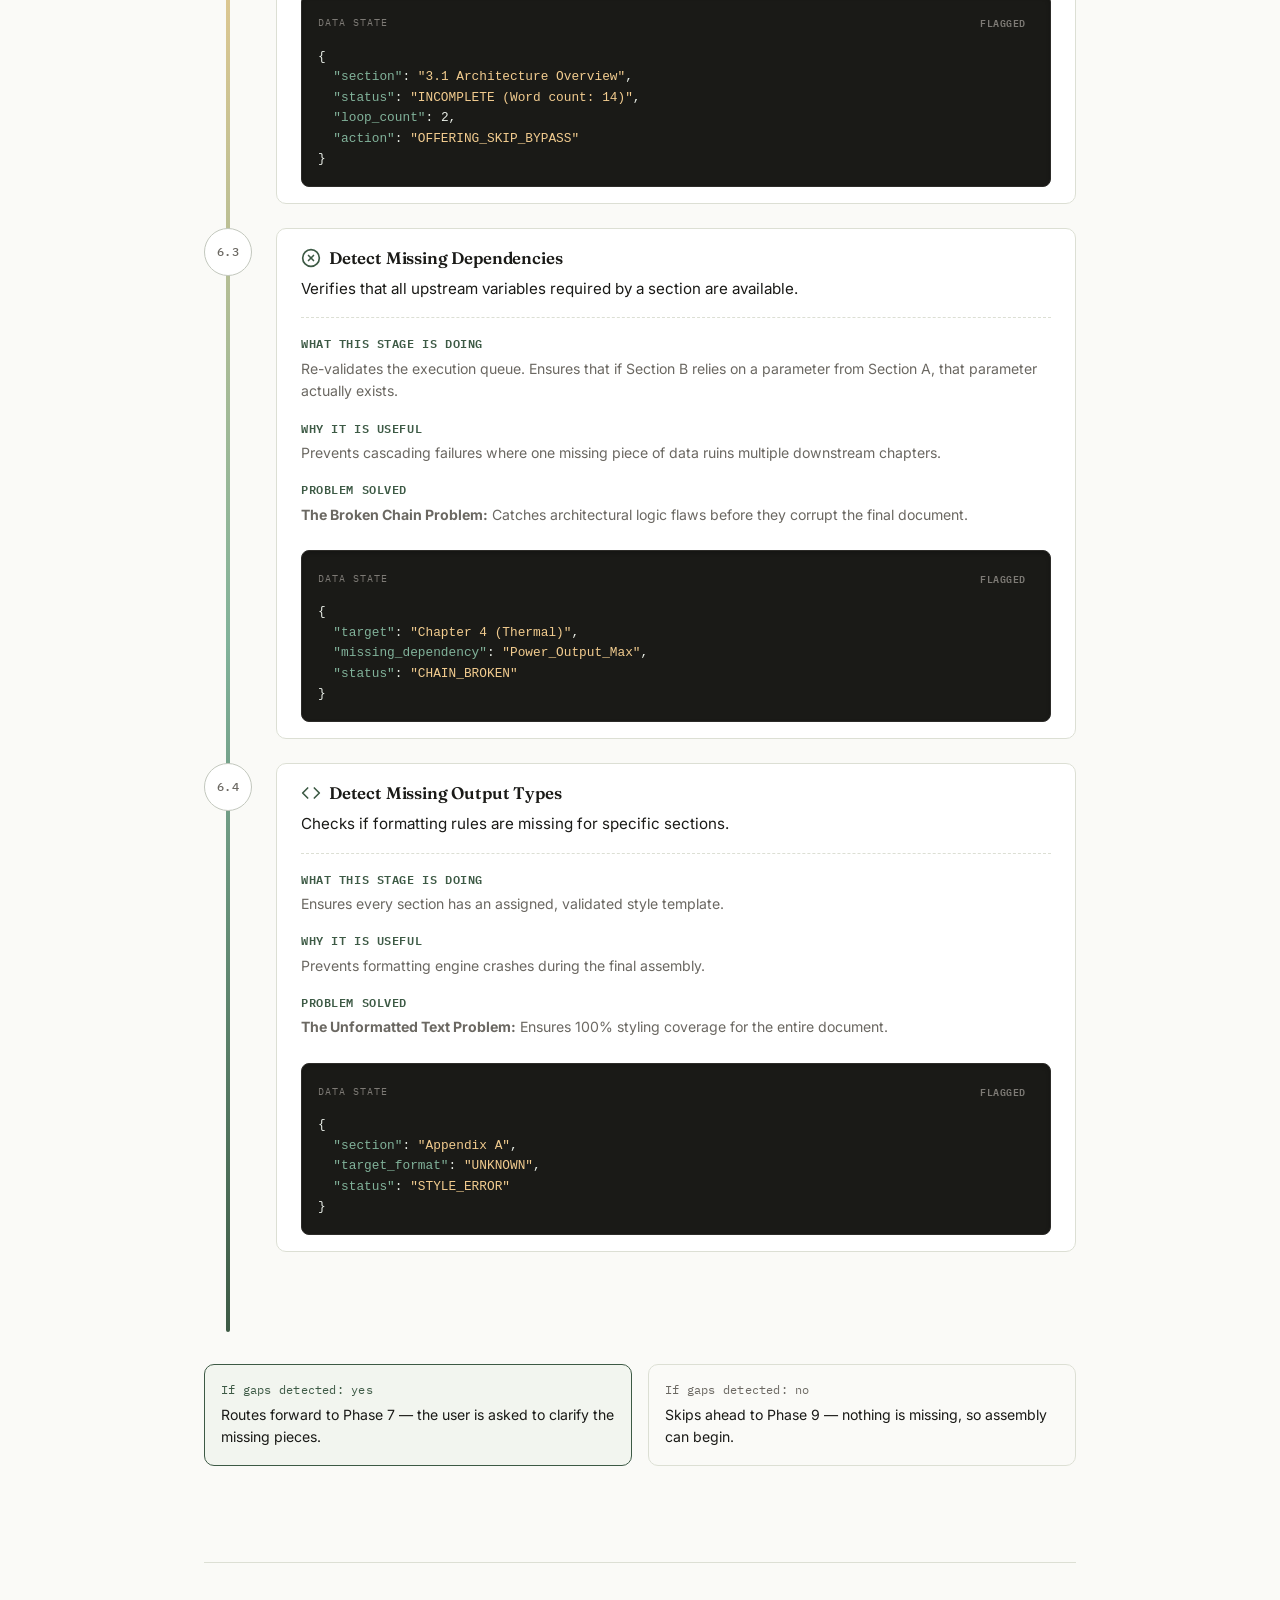
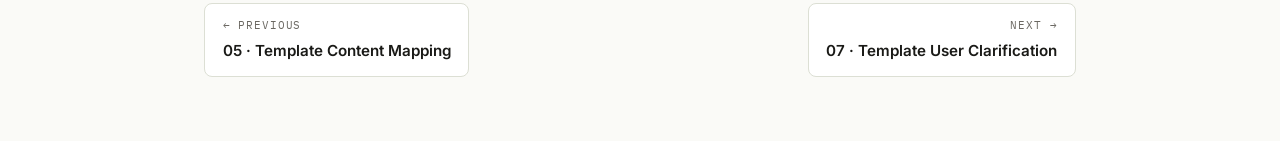
<file: Presentation_show/phase-06.html>
<!DOCTYPE html>
<html lang="en">
<head>
<meta charset="UTF-8">
<meta name="viewport" content="width=device-width, initial-scale=1.0">
<title>Phase 06 &middot; Template Gap Detection &mdash; Documentation Pipeline</title>
<link rel="preconnect" href="https://fonts.googleapis.com">
<link href="https://fonts.googleapis.com/css2?family=Fraunces:opsz,wght@9..144,400;9..144,600;9..144,700&family=Inter:wght@400;500;600&family=IBM+Plex+Mono:wght@400;500&display=swap" rel="stylesheet">
<link rel="stylesheet" href="styles.css">
</head>
<body>

<nav class="topnav">
  <div class="topnav-inner">
    <a class="back-link" href="index.html">&larr; Architecture</a>
    <div class="tracker">
      <a class="" href="phase-01.html" aria-label="Phase 01"></a>
      <a class="" href="phase-02.html" aria-label="Phase 02"></a>
      <a class="" href="phase-03.html" aria-label="Phase 03"></a>
      <a class="" href="phase-04.html" aria-label="Phase 04"></a>
      <a class="" href="phase-05.html" aria-label="Phase 05"></a>
      <a class="active" href="phase-06.html" aria-label="Phase 06"></a>
      <a class="" href="phase-07.html" aria-label="Phase 07"></a>
      <a class="" href="phase-08.html" aria-label="Phase 08"></a>
      <a class="" href="phase-09.html" aria-label="Phase 09"></a>
      <a class="" href="phase-10.html" aria-label="Phase 10"></a>
    </div>
  </div>
</nav>

<header class="phase-header shell">
  <div class="eyebrow">
    Phase 06 <span class="stage-count">&middot; stages 6.1 – 6.4</span>
  </div>
  <h1 class="reveal">Template Gap Detection</h1>
  <p class="goal reveal" data-delay="80">Identify any missing data or broken dependencies <b>before</b> a single word of final text is generated.</p>
  <div class="loop-indicator">
        <span class="seq"><span class="current">6</span><span class="">7</span><span class="">8</span></span>
        part of the verification loop &middot; repeats until no gaps remain
      </div>
</header>

<main class="shell">
  <div class="mechanism-panel reveal">
    <span class="tag">How it works</span>
    <p>This is the ultimate "Quality Assurance" gate in the pipeline. Before generating any actual text, this agent scans the mapped template to ensure every single required detail is present, correctly formatted, and structurally sound.</p>
  </div>

  <div class="stage-sequence">
    <div class="stage-guide"></div>
      
      <div class="stage-card reveal" data-delay="0">
        <div class="stage-num mono">6.1</div>
        <div class="stage-body">
          <h3 style="display: flex; align-items: center; gap: 8px;">
            <svg width="20" height="20" viewBox="0 0 24 24" fill="none" stroke="var(--accent)" stroke-width="2" stroke-linecap="round" stroke-linejoin="round"><circle cx="12" cy="12" r="10"></circle><line x1="12" y1="8" x2="12" y2="12"></line><line x1="12" y1="16" x2="12.01" y2="16"></line></svg>
            Detect Missing Fields
          </h3>
          <p class="summary">Scans the template for empty placeholders.</p>
          <div class="stage-details">
            <div class="detail-group">
              <h4>What this stage is doing</h4>
              <p>Performs a rigorous check of all placeholders. If a placeholder was mapped in Phase 5 but the memory store had no data for it, this stage flags it.</p>
            </div>
            <div class="detail-group">
              <h4>Why it is useful</h4>
              <p>Prevents the final document from containing embarrassing blanks like "The required voltage is [INSERT VOLTAGE HERE]."</p>
            </div>
            <div class="detail-group">
              <h4>Problem Solved</h4>
              <p><strong>The Null Data Problem:</strong> Ensures absolute data completeness before proceeding.</p>
            </div>
          </div>
          <div class="data-snippet reveal" data-delay="100">
            <div class="snippet-header">
              <span>Data State</span>
              <span class="status error">FLAGGED</span>
            </div>
            <pre>{
  <span class="hl-key">"field"</span>: <span class="hl-val">"{{MAX_VOLTAGE}}"</span>,
  <span class="hl-key">"status"</span>: <span class="hl-val">"NULL"</span>,
  <span class="hl-key">"error"</span>: <span class="hl-val">"Data not found in Memory Store"</span>,
  <span class="hl-key">"action"</span>: <span class="hl-val">"Route to Phase 7"</span>
}</pre>
          </div>
        </div>
      </div>

      <div class="stage-card reveal" data-delay="70">
        <div class="stage-num mono">6.2</div>
        <div class="stage-body">
          <h3 style="display: flex; align-items: center; gap: 8px;">
            <svg width="20" height="20" viewBox="0 0 24 24" fill="none" stroke="var(--accent)" stroke-width="2" stroke-linecap="round" stroke-linejoin="round"><path d="M10.29 3.86L1.82 18a2 2 0 0 0 1.71 3h16.94a2 2 0 0 0 1.71-3L13.71 3.86a2 2 0 0 0-3.42 0z"></path><line x1="12" y1="9" x2="12" y2="13"></line><line x1="12" y1="17" x2="12.01" y2="17"></line></svg>
            Detect Incomplete Content
          </h3>
          <p class="summary">Checks if the mapped memory provides enough detail for the section.</p>
          <div class="stage-details">
            <div class="detail-group">
              <h4>What this stage is doing</h4>
              <p>Evaluates the quality and length of the mapped content. If a "Detailed Architecture" section only received a single sentence, it gets flagged.</p>
            </div>
            <div class="detail-group">
              <h4>Why it is useful</h4>
              <p>Guarantees that the final document meets professional depth and length standards.</p>
            </div>
            <div class="detail-group">
              <h4>Problem Solved</h4>
              <p><strong>The Superficial Content Problem:</strong> Prevents the generation of bare-bones or heavily unbalanced chapters.</p>
            </div>
          </div>
          <div class="data-snippet reveal" data-delay="100">
            <div class="snippet-header">
              <span>Data State</span>
              <span class="status error">FLAGGED</span>
            </div>
            <pre>{
  <span class="hl-key">"section"</span>: <span class="hl-val">"3.1 Architecture Overview"</span>,
  <span class="hl-key">"status"</span>: <span class="hl-val">"INCOMPLETE (Word count: 14)"</span>,
  <span class="hl-key">"loop_count"</span>: <span class="hl-num">2</span>,
  <span class="hl-key">"action"</span>: <span class="hl-val">"OFFERING_SKIP_BYPASS"</span>
}</pre>
          </div>
        </div>
      </div>

      <div class="stage-card reveal" data-delay="140">
        <div class="stage-num mono">6.3</div>
        <div class="stage-body">
          <h3 style="display: flex; align-items: center; gap: 8px;">
            <svg width="20" height="20" viewBox="0 0 24 24" fill="none" stroke="var(--accent)" stroke-width="2" stroke-linecap="round" stroke-linejoin="round"><circle cx="12" cy="12" r="10"></circle><line x1="15" y1="9" x2="9" y2="15"></line><line x1="9" y1="9" x2="15" y2="15"></line></svg>
            Detect Missing Dependencies
          </h3>
          <p class="summary">Verifies that all upstream variables required by a section are available.</p>
          <div class="stage-details">
            <div class="detail-group">
              <h4>What this stage is doing</h4>
              <p>Re-validates the execution queue. Ensures that if Section B relies on a parameter from Section A, that parameter actually exists.</p>
            </div>
            <div class="detail-group">
              <h4>Why it is useful</h4>
              <p>Prevents cascading failures where one missing piece of data ruins multiple downstream chapters.</p>
            </div>
            <div class="detail-group">
              <h4>Problem Solved</h4>
              <p><strong>The Broken Chain Problem:</strong> Catches architectural logic flaws before they corrupt the final document.</p>
            </div>
          </div>
          <div class="data-snippet reveal" data-delay="100">
            <div class="snippet-header">
              <span>Data State</span>
              <span class="status error">FLAGGED</span>
            </div>
            <pre>{
  <span class="hl-key">"target"</span>: <span class="hl-val">"Chapter 4 (Thermal)"</span>,
  <span class="hl-key">"missing_dependency"</span>: <span class="hl-val">"Power_Output_Max"</span>,
  <span class="hl-key">"status"</span>: <span class="hl-val">"CHAIN_BROKEN"</span>
}</pre>
          </div>
        </div>
      </div>

      <div class="stage-card reveal" data-delay="210">
        <div class="stage-num mono">6.4</div>
        <div class="stage-body">
          <h3 style="display: flex; align-items: center; gap: 8px;">
            <svg width="20" height="20" viewBox="0 0 24 24" fill="none" stroke="var(--accent)" stroke-width="2" stroke-linecap="round" stroke-linejoin="round"><polyline points="16 18 22 12 16 6"></polyline><polyline points="8 6 2 12 8 18"></polyline></svg>
            Detect Missing Output Types
          </h3>
          <p class="summary">Checks if formatting rules are missing for specific sections.</p>
          <div class="stage-details">
            <div class="detail-group">
              <h4>What this stage is doing</h4>
              <p>Ensures every section has an assigned, validated style template.</p>
            </div>
            <div class="detail-group">
              <h4>Why it is useful</h4>
              <p>Prevents formatting engine crashes during the final assembly.</p>
            </div>
            <div class="detail-group">
              <h4>Problem Solved</h4>
              <p><strong>The Unformatted Text Problem:</strong> Ensures 100% styling coverage for the entire document.</p>
            </div>
          </div>
          <div class="data-snippet reveal" data-delay="100">
            <div class="snippet-header">
              <span>Data State</span>
              <span class="status error">FLAGGED</span>
            </div>
            <pre>{
  <span class="hl-key">"section"</span>: <span class="hl-val">"Appendix A"</span>,
  <span class="hl-key">"target_format"</span>: <span class="hl-val">"UNKNOWN"</span>,
  <span class="hl-key">"status"</span>: <span class="hl-val">"STYLE_ERROR"</span>
}</pre>
          </div>
        </div>
      </div>
  </div>
  
  <div class="decision-panel reveal">
    <div class="branch yes">
      <span class="tag mono">If gaps detected: yes</span>
      Routes forward to Phase 7 &mdash; the user is asked to clarify the missing pieces.
    </div>
    <div class="branch">
      <span class="tag mono">If gaps detected: no</span>
      Skips ahead to Phase 9 &mdash; nothing is missing, so assembly can begin.
    </div>
  </div>
</main>

<div class="shell">
  <nav class="footnav">
    <div class="footnav-row">
      <a class="footnav-link prev" href="phase-05.html">
        <span class="label mono">&larr; Previous</span>
        <span class="name">05 &middot; Template Content Mapping</span>
      </a>
      <a class="footnav-link next" href="phase-07.html">
        <span class="label mono">Next &rarr;</span>
        <span class="name">07 &middot; Template User Clarification</span>
      </a>
    </div>
  </nav>
</div>

<script src="script.js"></script>
</body>
</html>
</file>
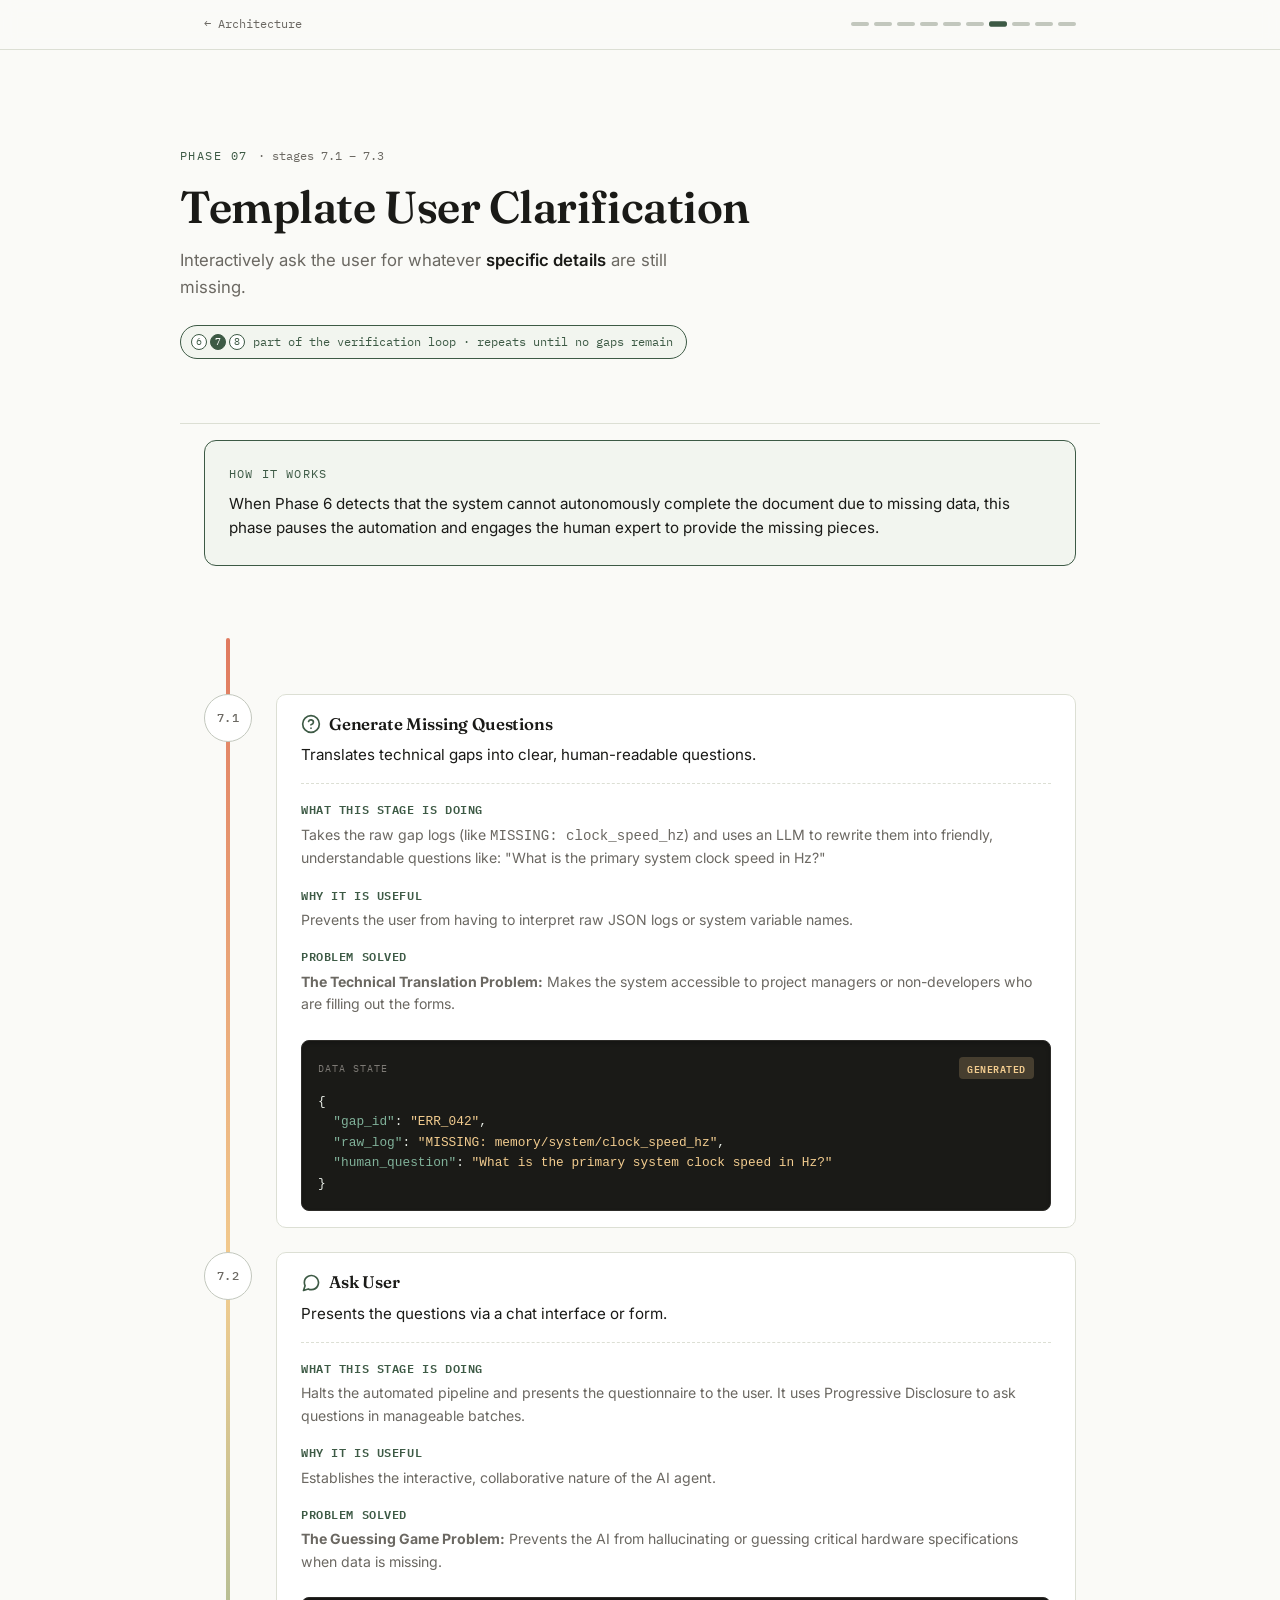
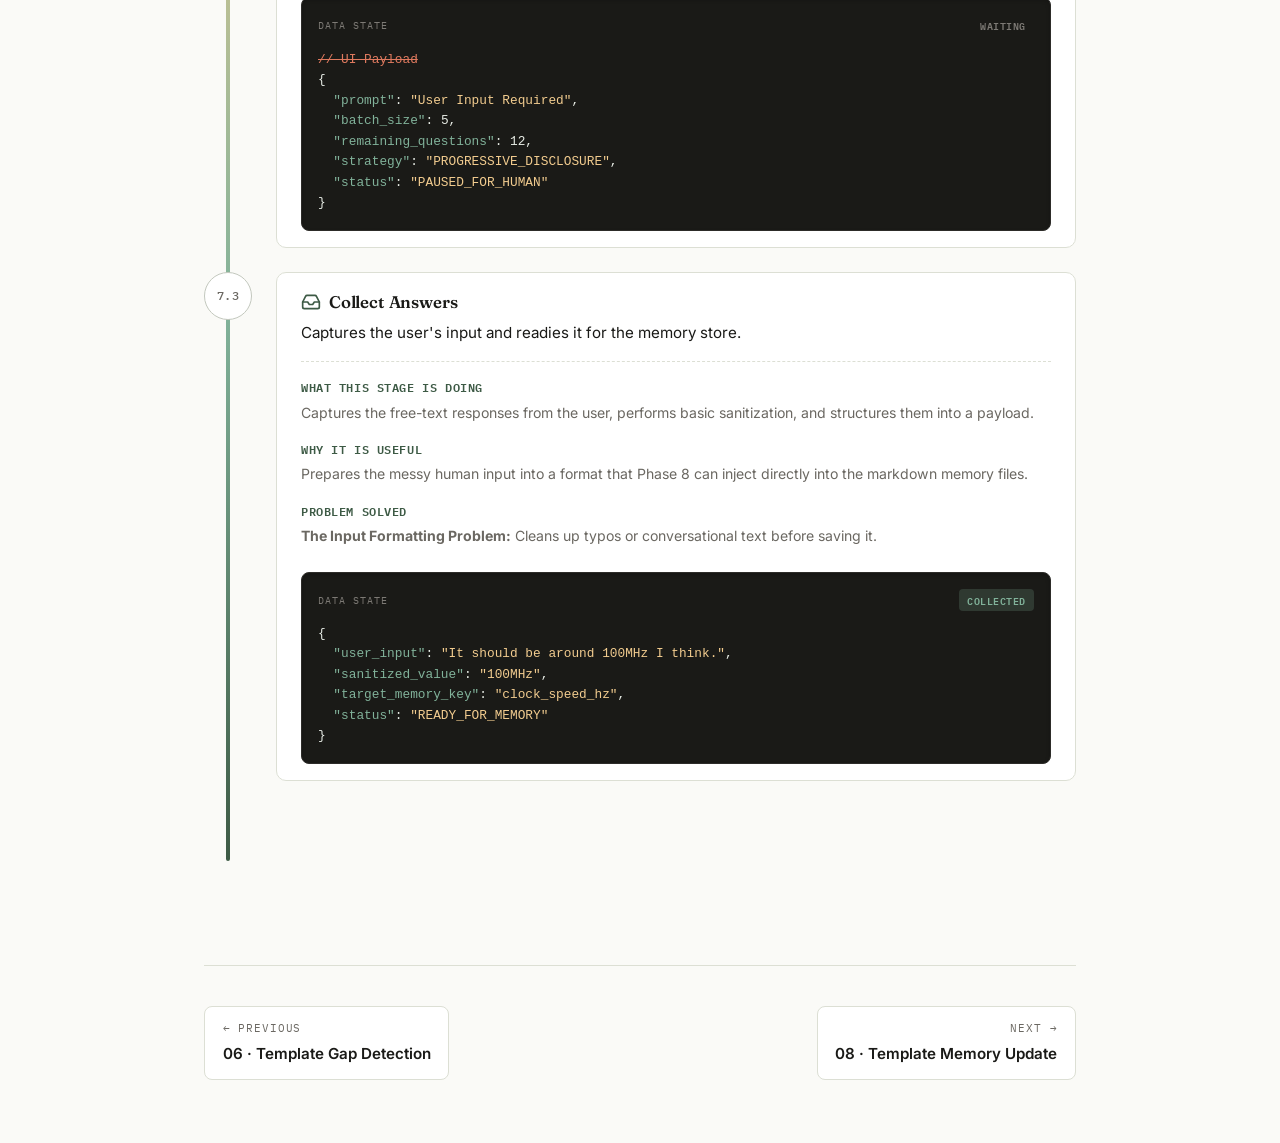
<file: Presentation_show/phase-07.html>
<!DOCTYPE html>
<html lang="en">
<head>
<meta charset="UTF-8">
<meta name="viewport" content="width=device-width, initial-scale=1.0">
<title>Phase 07 &middot; Template User Clarification &mdash; Documentation Pipeline</title>
<link rel="preconnect" href="https://fonts.googleapis.com">
<link href="https://fonts.googleapis.com/css2?family=Fraunces:opsz,wght@9..144,400;9..144,600;9..144,700&family=Inter:wght@400;500;600&family=IBM+Plex+Mono:wght@400;500&display=swap" rel="stylesheet">
<link rel="stylesheet" href="styles.css">
</head>
<body>

<nav class="topnav">
  <div class="topnav-inner">
    <a class="back-link" href="index.html">&larr; Architecture</a>
    <div class="tracker">
      <a class="" href="phase-01.html" aria-label="Phase 01"></a>
      <a class="" href="phase-02.html" aria-label="Phase 02"></a>
      <a class="" href="phase-03.html" aria-label="Phase 03"></a>
      <a class="" href="phase-04.html" aria-label="Phase 04"></a>
      <a class="" href="phase-05.html" aria-label="Phase 05"></a>
      <a class="" href="phase-06.html" aria-label="Phase 06"></a>
      <a class="active" href="phase-07.html" aria-label="Phase 07"></a>
      <a class="" href="phase-08.html" aria-label="Phase 08"></a>
      <a class="" href="phase-09.html" aria-label="Phase 09"></a>
      <a class="" href="phase-10.html" aria-label="Phase 10"></a>
    </div>
  </div>
</nav>

<header class="phase-header shell">
  <div class="eyebrow">
    Phase 07 <span class="stage-count">&middot; stages 7.1 – 7.3</span>
  </div>
  <h1 class="reveal">Template User Clarification</h1>
  <p class="goal reveal" data-delay="80">Interactively ask the user for whatever <b>specific details</b> are still missing.</p>
  <div class="loop-indicator">
        <span class="seq"><span class="">6</span><span class="current">7</span><span class="">8</span></span>
        part of the verification loop &middot; repeats until no gaps remain
      </div>
</header>

<main class="shell">
  <div class="mechanism-panel reveal">
    <span class="tag">How it works</span>
    <p>When Phase 6 detects that the system cannot autonomously complete the document due to missing data, this phase pauses the automation and engages the human expert to provide the missing pieces.</p>
  </div>

  <div class="stage-sequence">
    <div class="stage-guide"></div>
      
      <div class="stage-card reveal" data-delay="0">
        <div class="stage-num mono">7.1</div>
        <div class="stage-body">
          <h3 style="display: flex; align-items: center; gap: 8px;">
            <svg width="20" height="20" viewBox="0 0 24 24" fill="none" stroke="var(--accent)" stroke-width="2" stroke-linecap="round" stroke-linejoin="round"><circle cx="12" cy="12" r="10"></circle><path d="M9.09 9a3 3 0 0 1 5.83 1c0 2-3 3-3 3"></path><line x1="12" y1="17" x2="12.01" y2="17"></line></svg>
            Generate Missing Questions
          </h3>
          <p class="summary">Translates technical gaps into clear, human-readable questions.</p>
          <div class="stage-details">
            <div class="detail-group">
              <h4>What this stage is doing</h4>
              <p>Takes the raw gap logs (like <code>MISSING: clock_speed_hz</code>) and uses an LLM to rewrite them into friendly, understandable questions like: "What is the primary system clock speed in Hz?"</p>
            </div>
            <div class="detail-group">
              <h4>Why it is useful</h4>
              <p>Prevents the user from having to interpret raw JSON logs or system variable names.</p>
            </div>
            <div class="detail-group">
              <h4>Problem Solved</h4>
              <p><strong>The Technical Translation Problem:</strong> Makes the system accessible to project managers or non-developers who are filling out the forms.</p>
            </div>
          </div>
          <div class="data-snippet reveal" data-delay="100">
            <div class="snippet-header">
              <span>Data State</span>
              <span class="status processing">GENERATED</span>
            </div>
            <pre>{
  <span class="hl-key">"gap_id"</span>: <span class="hl-val">"ERR_042"</span>,
  <span class="hl-key">"raw_log"</span>: <span class="hl-val">"MISSING: memory/system/clock_speed_hz"</span>,
  <span class="hl-key">"human_question"</span>: <span class="hl-val">"What is the primary system clock speed in Hz?"</span>
}</pre>
          </div>
        </div>
      </div>

      <div class="stage-card reveal" data-delay="70">
        <div class="stage-num mono">7.2</div>
        <div class="stage-body">
          <h3 style="display: flex; align-items: center; gap: 8px;">
            <svg width="20" height="20" viewBox="0 0 24 24" fill="none" stroke="var(--accent)" stroke-width="2" stroke-linecap="round" stroke-linejoin="round"><path d="M21 11.5a8.38 8.38 0 0 1-.9 3.8 8.5 8.5 0 0 1-7.6 4.7 8.38 8.38 0 0 1-3.8-.9L3 21l1.9-5.7a8.38 8.38 0 0 1-.9-3.8 8.5 8.5 0 0 1 4.7-7.6 8.38 8.38 0 0 1 3.8-.9h.5a8.48 8.48 0 0 1 8 8v.5z"></path></svg>
            Ask User
          </h3>
          <p class="summary">Presents the questions via a chat interface or form.</p>
          <div class="stage-details">
            <div class="detail-group">
              <h4>What this stage is doing</h4>
              <p>Halts the automated pipeline and presents the questionnaire to the user. It uses Progressive Disclosure to ask questions in manageable batches.</p>
            </div>
            <div class="detail-group">
              <h4>Why it is useful</h4>
              <p>Establishes the interactive, collaborative nature of the AI agent.</p>
            </div>
            <div class="detail-group">
              <h4>Problem Solved</h4>
              <p><strong>The Guessing Game Problem:</strong> Prevents the AI from hallucinating or guessing critical hardware specifications when data is missing.</p>
            </div>
          </div>
          <div class="data-snippet reveal" data-delay="100">
            <div class="snippet-header">
              <span>Data State</span>
              <span class="status error">WAITING</span>
            </div>
            <pre><span class="hl-err">// UI Payload</span>
{
  <span class="hl-key">"prompt"</span>: <span class="hl-val">"User Input Required"</span>,
  <span class="hl-key">"batch_size"</span>: <span class="hl-num">5</span>,
  <span class="hl-key">"remaining_questions"</span>: <span class="hl-num">12</span>,
  <span class="hl-key">"strategy"</span>: <span class="hl-val">"PROGRESSIVE_DISCLOSURE"</span>,
  <span class="hl-key">"status"</span>: <span class="hl-val">"PAUSED_FOR_HUMAN"</span>
}</pre>
          </div>
        </div>
      </div>

      <div class="stage-card reveal" data-delay="140">
        <div class="stage-num mono">7.3</div>
        <div class="stage-body">
          <h3 style="display: flex; align-items: center; gap: 8px;">
            <svg width="20" height="20" viewBox="0 0 24 24" fill="none" stroke="var(--accent)" stroke-width="2" stroke-linecap="round" stroke-linejoin="round"><polyline points="22 12 16 12 14 15 10 15 8 12 2 12"></polyline><path d="M5.45 5.11L2 12v6a2 2 0 0 0 2 2h16a2 2 0 0 0 2-2v-6l-3.45-6.89A2 2 0 0 0 16.76 4H7.24a2 2 0 0 0-1.79 1.11z"></path></svg>
            Collect Answers
          </h3>
          <p class="summary">Captures the user's input and readies it for the memory store.</p>
          <div class="stage-details">
            <div class="detail-group">
              <h4>What this stage is doing</h4>
              <p>Captures the free-text responses from the user, performs basic sanitization, and structures them into a payload.</p>
            </div>
            <div class="detail-group">
              <h4>Why it is useful</h4>
              <p>Prepares the messy human input into a format that Phase 8 can inject directly into the markdown memory files.</p>
            </div>
            <div class="detail-group">
              <h4>Problem Solved</h4>
              <p><strong>The Input Formatting Problem:</strong> Cleans up typos or conversational text before saving it.</p>
            </div>
          </div>
          <div class="data-snippet reveal" data-delay="100">
            <div class="snippet-header">
              <span>Data State</span>
              <span class="status ready">COLLECTED</span>
            </div>
            <pre>{
  <span class="hl-key">"user_input"</span>: <span class="hl-val">"It should be around 100MHz I think."</span>,
  <span class="hl-key">"sanitized_value"</span>: <span class="hl-val">"100MHz"</span>,
  <span class="hl-key">"target_memory_key"</span>: <span class="hl-val">"clock_speed_hz"</span>,
  <span class="hl-key">"status"</span>: <span class="hl-val">"READY_FOR_MEMORY"</span>
}</pre>
          </div>
        </div>
      </div>
  </div>
</main>

<div class="shell">
  <nav class="footnav">
    <div class="footnav-row">
      <a class="footnav-link prev" href="phase-06.html">
        <span class="label mono">&larr; Previous</span>
        <span class="name">06 &middot; Template Gap Detection</span>
      </a>
      <a class="footnav-link next" href="phase-08.html">
        <span class="label mono">Next &rarr;</span>
        <span class="name">08 &middot; Template Memory Update</span>
      </a>
    </div>
  </nav>
</div>

<script src="script.js"></script>
</body>
</html>
</file>
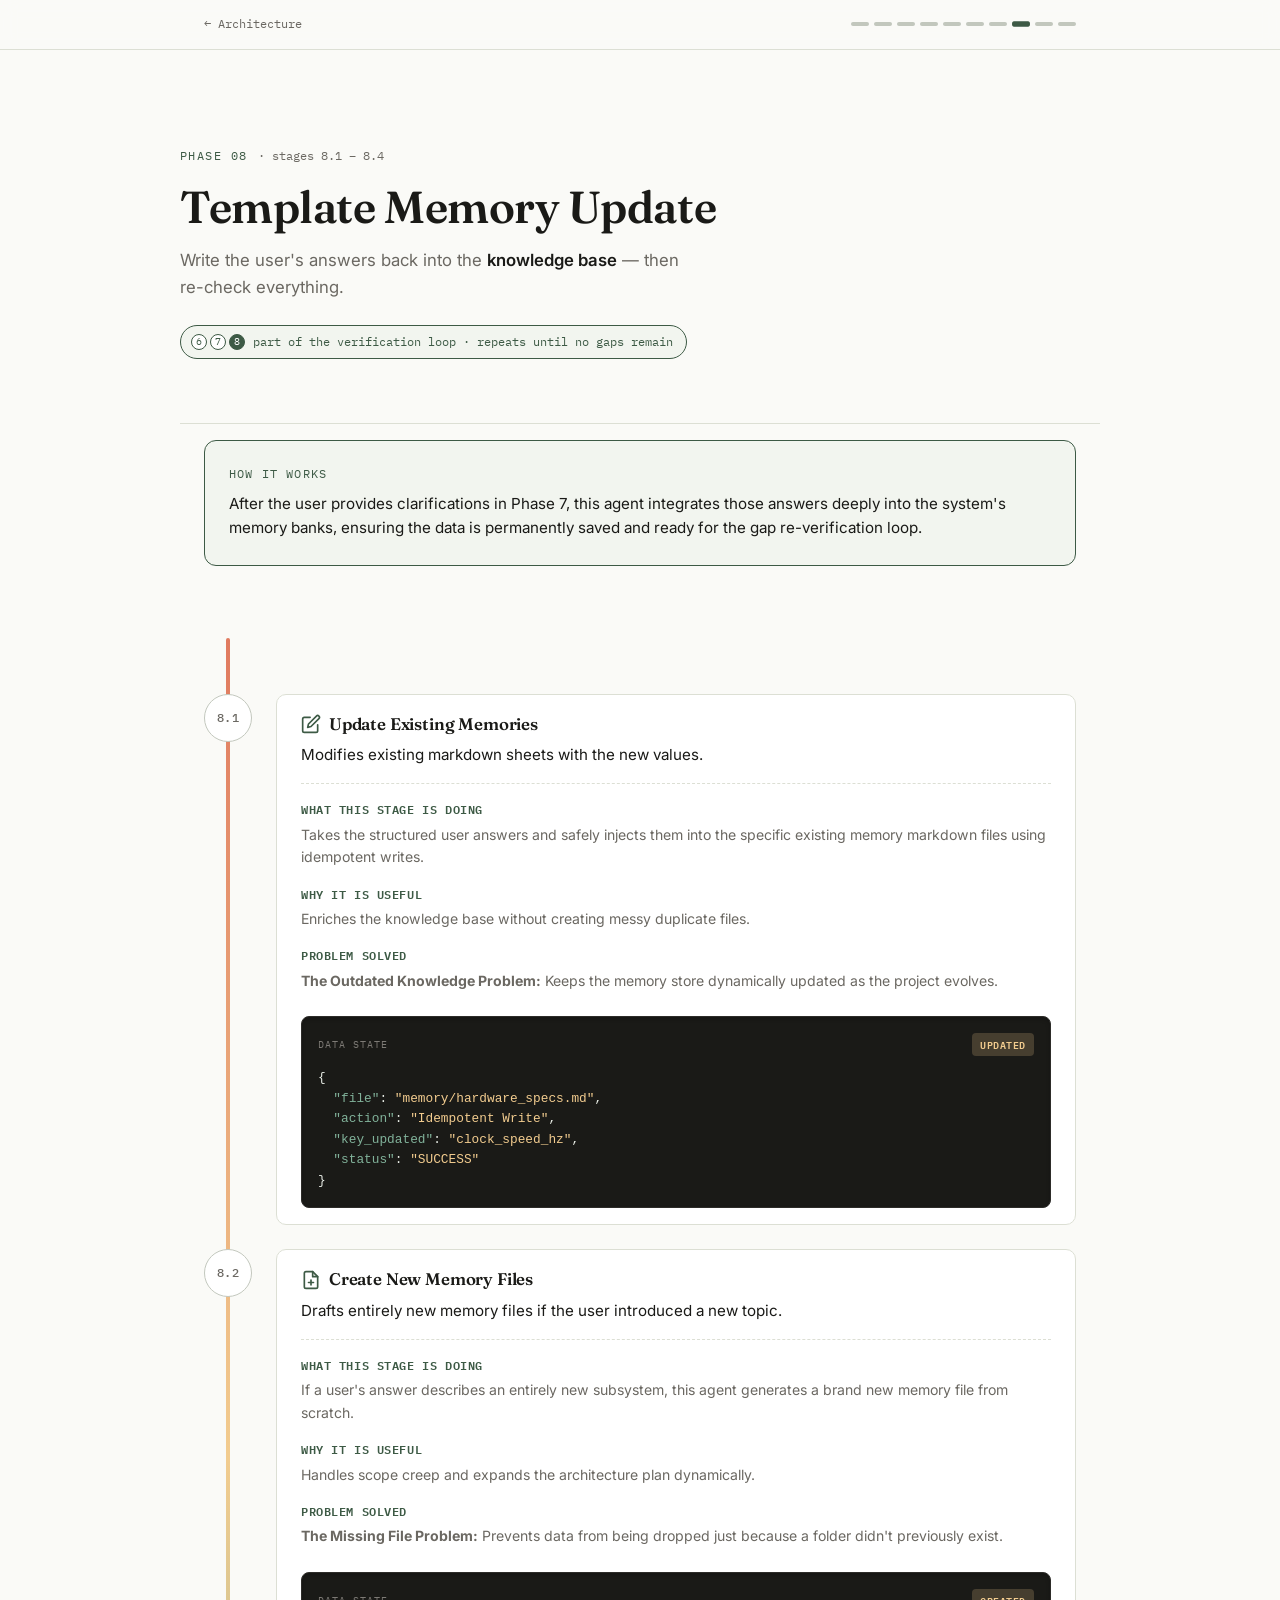
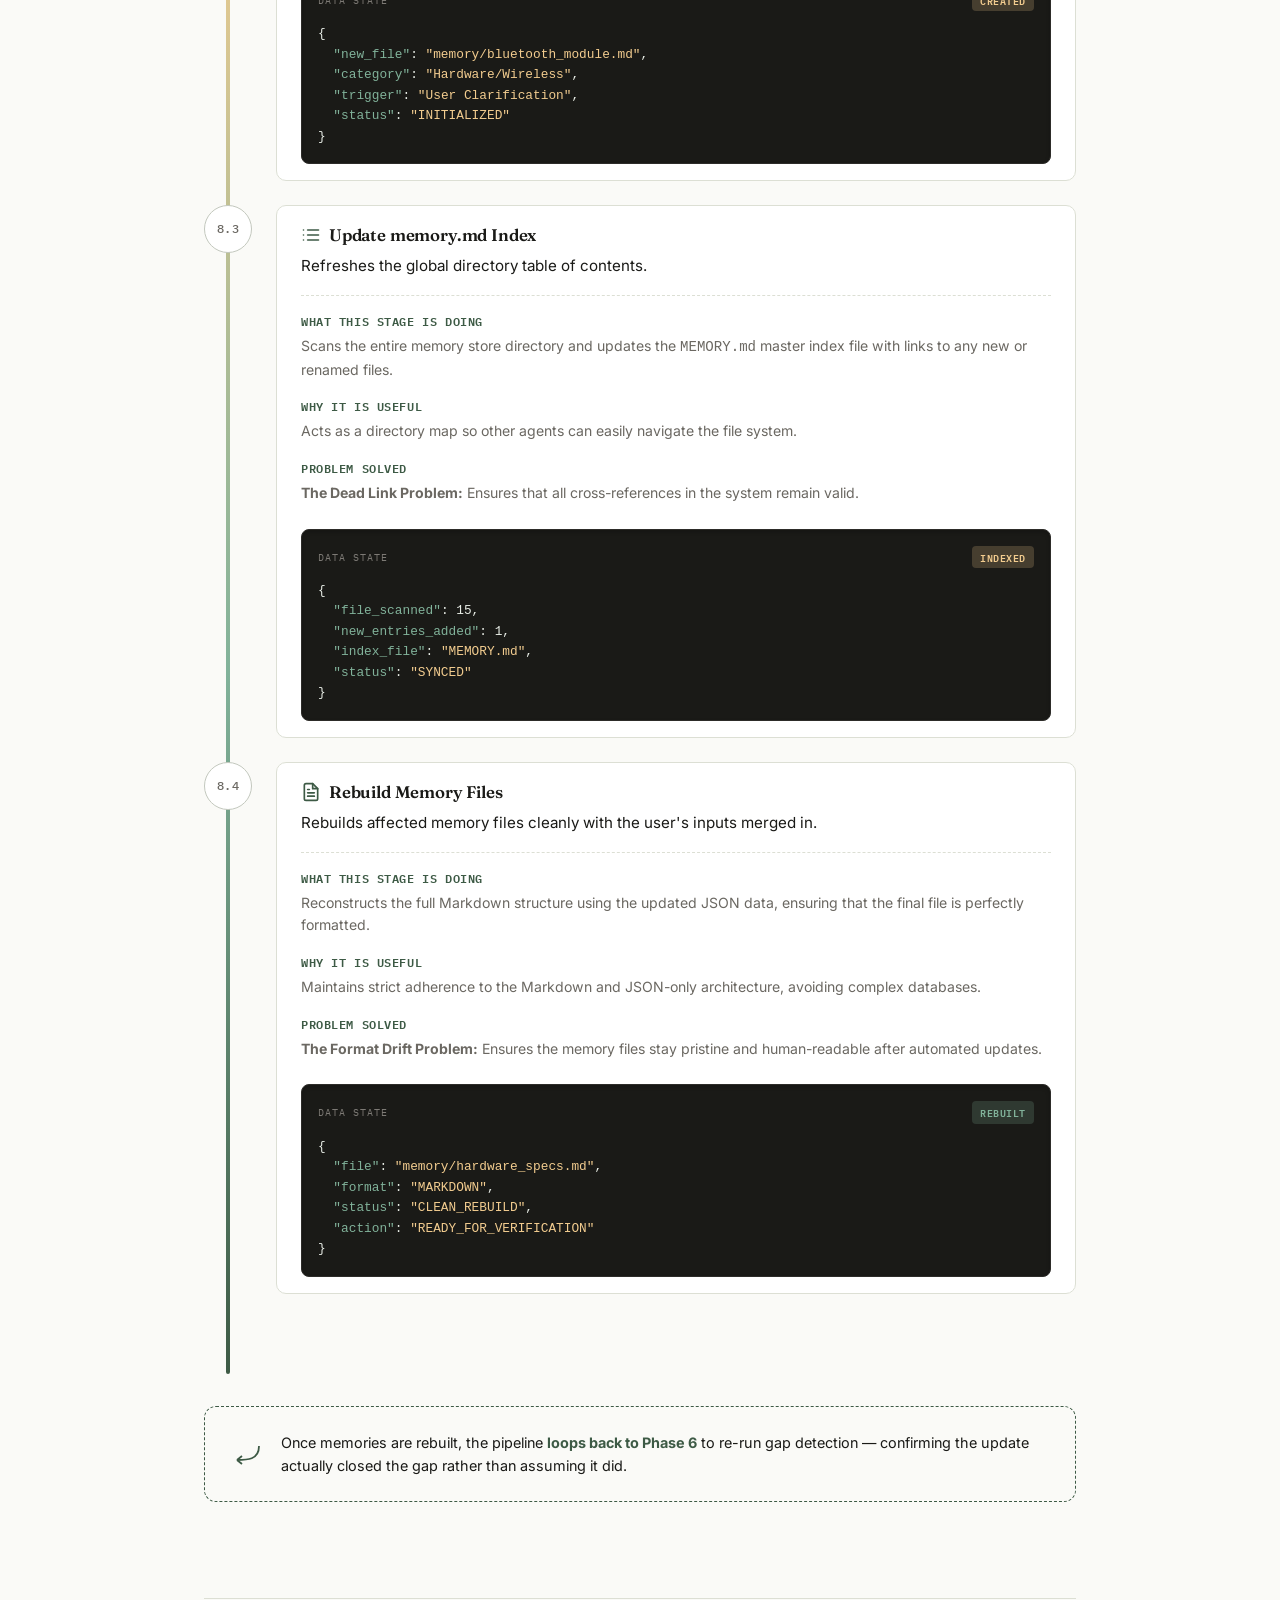
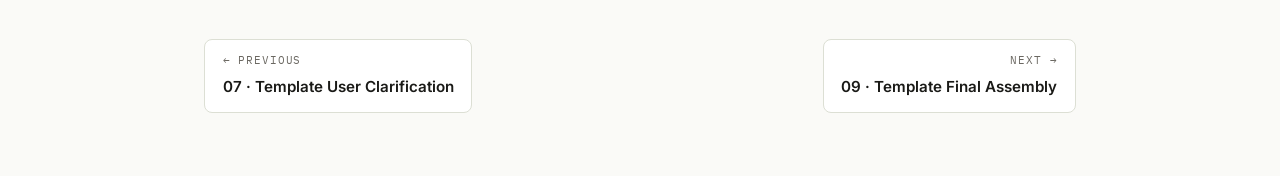
<file: Presentation_show/phase-08.html>
<!DOCTYPE html>
<html lang="en">
<head>
<meta charset="UTF-8">
<meta name="viewport" content="width=device-width, initial-scale=1.0">
<title>Phase 08 &middot; Template Memory Update &mdash; Documentation Pipeline</title>
<link rel="preconnect" href="https://fonts.googleapis.com">
<link href="https://fonts.googleapis.com/css2?family=Fraunces:opsz,wght@9..144,400;9..144,600;9..144,700&family=Inter:wght@400;500;600&family=IBM+Plex+Mono:wght@400;500&display=swap" rel="stylesheet">
<link rel="stylesheet" href="styles.css">
</head>
<body>

<nav class="topnav">
  <div class="topnav-inner">
    <a class="back-link" href="index.html">&larr; Architecture</a>
    <div class="tracker">
      <a class="" href="phase-01.html" aria-label="Phase 01"></a>
      <a class="" href="phase-02.html" aria-label="Phase 02"></a>
      <a class="" href="phase-03.html" aria-label="Phase 03"></a>
      <a class="" href="phase-04.html" aria-label="Phase 04"></a>
      <a class="" href="phase-05.html" aria-label="Phase 05"></a>
      <a class="" href="phase-06.html" aria-label="Phase 06"></a>
      <a class="" href="phase-07.html" aria-label="Phase 07"></a>
      <a class="active" href="phase-08.html" aria-label="Phase 08"></a>
      <a class="" href="phase-09.html" aria-label="Phase 09"></a>
      <a class="" href="phase-10.html" aria-label="Phase 10"></a>
    </div>
  </div>
</nav>

<header class="phase-header shell">
  <div class="eyebrow">
    Phase 08 <span class="stage-count">&middot; stages 8.1 – 8.4</span>
  </div>
  <h1 class="reveal">Template Memory Update</h1>
  <p class="goal reveal" data-delay="80">Write the user's answers back into the <b>knowledge base</b> — then re-check everything.</p>
  <div class="loop-indicator">
        <span class="seq"><span class="">6</span><span class="">7</span><span class="current">8</span></span>
        part of the verification loop &middot; repeats until no gaps remain
      </div>
</header>

<main class="shell">
  <div class="mechanism-panel reveal">
    <span class="tag">How it works</span>
    <p>After the user provides clarifications in Phase 7, this agent integrates those answers deeply into the system's memory banks, ensuring the data is permanently saved and ready for the gap re-verification loop.</p>
  </div>

  <div class="stage-sequence">
    <div class="stage-guide"></div>
      
      <div class="stage-card reveal" data-delay="0">
        <div class="stage-num mono">8.1</div>
        <div class="stage-body">
          <h3 style="display: flex; align-items: center; gap: 8px;">
            <svg width="20" height="20" viewBox="0 0 24 24" fill="none" stroke="var(--accent)" stroke-width="2" stroke-linecap="round" stroke-linejoin="round"><path d="M11 4H4a2 2 0 0 0-2 2v14a2 2 0 0 0 2 2h14a2 2 0 0 0 2-2v-7"></path><path d="M18.5 2.5a2.121 2.121 0 0 1 3 3L12 15l-4 1 1-4 9.5-9.5z"></path></svg>
            Update Existing Memories
          </h3>
          <p class="summary">Modifies existing markdown sheets with the new values.</p>
          <div class="stage-details">
            <div class="detail-group">
              <h4>What this stage is doing</h4>
              <p>Takes the structured user answers and safely injects them into the specific existing memory markdown files using idempotent writes.</p>
            </div>
            <div class="detail-group">
              <h4>Why it is useful</h4>
              <p>Enriches the knowledge base without creating messy duplicate files.</p>
            </div>
            <div class="detail-group">
              <h4>Problem Solved</h4>
              <p><strong>The Outdated Knowledge Problem:</strong> Keeps the memory store dynamically updated as the project evolves.</p>
            </div>
          </div>
          <div class="data-snippet reveal" data-delay="100">
            <div class="snippet-header">
              <span>Data State</span>
              <span class="status processing">UPDATED</span>
            </div>
            <pre>{
  <span class="hl-key">"file"</span>: <span class="hl-val">"memory/hardware_specs.md"</span>,
  <span class="hl-key">"action"</span>: <span class="hl-val">"Idempotent Write"</span>,
  <span class="hl-key">"key_updated"</span>: <span class="hl-val">"clock_speed_hz"</span>,
  <span class="hl-key">"status"</span>: <span class="hl-val">"SUCCESS"</span>
}</pre>
          </div>
        </div>
      </div>

      <div class="stage-card reveal" data-delay="70">
        <div class="stage-num mono">8.2</div>
        <div class="stage-body">
          <h3 style="display: flex; align-items: center; gap: 8px;">
            <svg width="20" height="20" viewBox="0 0 24 24" fill="none" stroke="var(--accent)" stroke-width="2" stroke-linecap="round" stroke-linejoin="round"><path d="M14 2H6a2 2 0 0 0-2 2v16a2 2 0 0 0 2 2h12a2 2 0 0 0 2-2V8z"></path><polyline points="14 2 14 8 20 8"></polyline><line x1="12" y1="18" x2="12" y2="12"></line><line x1="9" y1="15" x2="15" y2="15"></line></svg>
            Create New Memory Files
          </h3>
          <p class="summary">Drafts entirely new memory files if the user introduced a new topic.</p>
          <div class="stage-details">
            <div class="detail-group">
              <h4>What this stage is doing</h4>
              <p>If a user's answer describes an entirely new subsystem, this agent generates a brand new memory file from scratch.</p>
            </div>
            <div class="detail-group">
              <h4>Why it is useful</h4>
              <p>Handles scope creep and expands the architecture plan dynamically.</p>
            </div>
            <div class="detail-group">
              <h4>Problem Solved</h4>
              <p><strong>The Missing File Problem:</strong> Prevents data from being dropped just because a folder didn't previously exist.</p>
            </div>
          </div>
          <div class="data-snippet reveal" data-delay="100">
            <div class="snippet-header">
              <span>Data State</span>
              <span class="status processing">CREATED</span>
            </div>
            <pre>{
  <span class="hl-key">"new_file"</span>: <span class="hl-val">"memory/bluetooth_module.md"</span>,
  <span class="hl-key">"category"</span>: <span class="hl-val">"Hardware/Wireless"</span>,
  <span class="hl-key">"trigger"</span>: <span class="hl-val">"User Clarification"</span>,
  <span class="hl-key">"status"</span>: <span class="hl-val">"INITIALIZED"</span>
}</pre>
          </div>
        </div>
      </div>

      <div class="stage-card reveal" data-delay="140">
        <div class="stage-num mono">8.3</div>
        <div class="stage-body">
          <h3 style="display: flex; align-items: center; gap: 8px;">
            <svg width="20" height="20" viewBox="0 0 24 24" fill="none" stroke="var(--accent)" stroke-width="2" stroke-linecap="round" stroke-linejoin="round"><line x1="8" y1="6" x2="21" y2="6"></line><line x1="8" y1="12" x2="21" y2="12"></line><line x1="8" y1="18" x2="21" y2="18"></line><line x1="3" y1="6" x2="3.01" y2="6"></line><line x1="3" y1="12" x2="3.01" y2="12"></line><line x1="3" y1="18" x2="3.01" y2="18"></line></svg>
            Update memory.md Index
          </h3>
          <p class="summary">Refreshes the global directory table of contents.</p>
          <div class="stage-details">
            <div class="detail-group">
              <h4>What this stage is doing</h4>
              <p>Scans the entire memory store directory and updates the <code>MEMORY.md</code> master index file with links to any new or renamed files.</p>
            </div>
            <div class="detail-group">
              <h4>Why it is useful</h4>
              <p>Acts as a directory map so other agents can easily navigate the file system.</p>
            </div>
            <div class="detail-group">
              <h4>Problem Solved</h4>
              <p><strong>The Dead Link Problem:</strong> Ensures that all cross-references in the system remain valid.</p>
            </div>
          </div>
          <div class="data-snippet reveal" data-delay="100">
            <div class="snippet-header">
              <span>Data State</span>
              <span class="status processing">INDEXED</span>
            </div>
            <pre>{
  <span class="hl-key">"file_scanned"</span>: <span class="hl-num">15</span>,
  <span class="hl-key">"new_entries_added"</span>: <span class="hl-num">1</span>,
  <span class="hl-key">"index_file"</span>: <span class="hl-val">"MEMORY.md"</span>,
  <span class="hl-key">"status"</span>: <span class="hl-val">"SYNCED"</span>
}</pre>
          </div>
        </div>
      </div>

      <div class="stage-card reveal" data-delay="210">
        <div class="stage-num mono">8.4</div>
        <div class="stage-body">
          <h3 style="display: flex; align-items: center; gap: 8px;">
            <svg width="20" height="20" viewBox="0 0 24 24" fill="none" stroke="var(--accent)" stroke-width="2" stroke-linecap="round" stroke-linejoin="round"><path d="M14 2H6a2 2 0 0 0-2 2v16a2 2 0 0 0 2 2h12a2 2 0 0 0 2-2V8z"></path><polyline points="14 2 14 8 20 8"></polyline><line x1="16" y1="13" x2="8" y2="13"></line><line x1="16" y1="17" x2="8" y2="17"></line><polyline points="10 9 9 9 8 9"></polyline></svg>
            Rebuild Memory Files
          </h3>
          <p class="summary">Rebuilds affected memory files cleanly with the user's inputs merged in.</p>
          <div class="stage-details">
            <div class="detail-group">
              <h4>What this stage is doing</h4>
              <p>Reconstructs the full Markdown structure using the updated JSON data, ensuring that the final file is perfectly formatted.</p>
            </div>
            <div class="detail-group">
              <h4>Why it is useful</h4>
              <p>Maintains strict adherence to the Markdown and JSON-only architecture, avoiding complex databases.</p>
            </div>
            <div class="detail-group">
              <h4>Problem Solved</h4>
              <p><strong>The Format Drift Problem:</strong> Ensures the memory files stay pristine and human-readable after automated updates.</p>
            </div>
          </div>
          <div class="data-snippet reveal" data-delay="100">
            <div class="snippet-header">
              <span>Data State</span>
              <span class="status ready">REBUILT</span>
            </div>
            <pre>{
  <span class="hl-key">"file"</span>: <span class="hl-val">"memory/hardware_specs.md"</span>,
  <span class="hl-key">"format"</span>: <span class="hl-val">"MARKDOWN"</span>,
  <span class="hl-key">"status"</span>: <span class="hl-val">"CLEAN_REBUILD"</span>,
  <span class="hl-key">"action"</span>: <span class="hl-val">"READY_FOR_VERIFICATION"</span>
}</pre>
          </div>
        </div>
      </div>
  </div>
  
    <div class="loopback-callout reveal">
      <svg width="36" height="36" viewBox="0 0 36 36" fill="none">
        <path d="M30 10 C30 24, 18 24, 8 24" stroke="currentColor" stroke-width="1.8"/>
        <path d="M8 24 L13 20 M8 24 L13 28" stroke="currentColor" stroke-width="1.8"/>
      </svg>
      <p>Once memories are rebuilt, the pipeline <b>loops back to Phase 6</b> to re-run gap detection &mdash; confirming the update actually closed the gap rather than assuming it did.</p>
    </div>
</main>

<div class="shell">
  <nav class="footnav">
    <div class="footnav-row">
      <a class="footnav-link prev" href="phase-07.html">
        <span class="label mono">&larr; Previous</span>
        <span class="name">07 &middot; Template User Clarification</span>
      </a>
      <a class="footnav-link next" href="phase-09.html">
        <span class="label mono">Next &rarr;</span>
        <span class="name">09 &middot; Template Final Assembly</span>
      </a>
    </div>
  </nav>
</div>

<script src="script.js"></script>
</body>
</html>
</file>
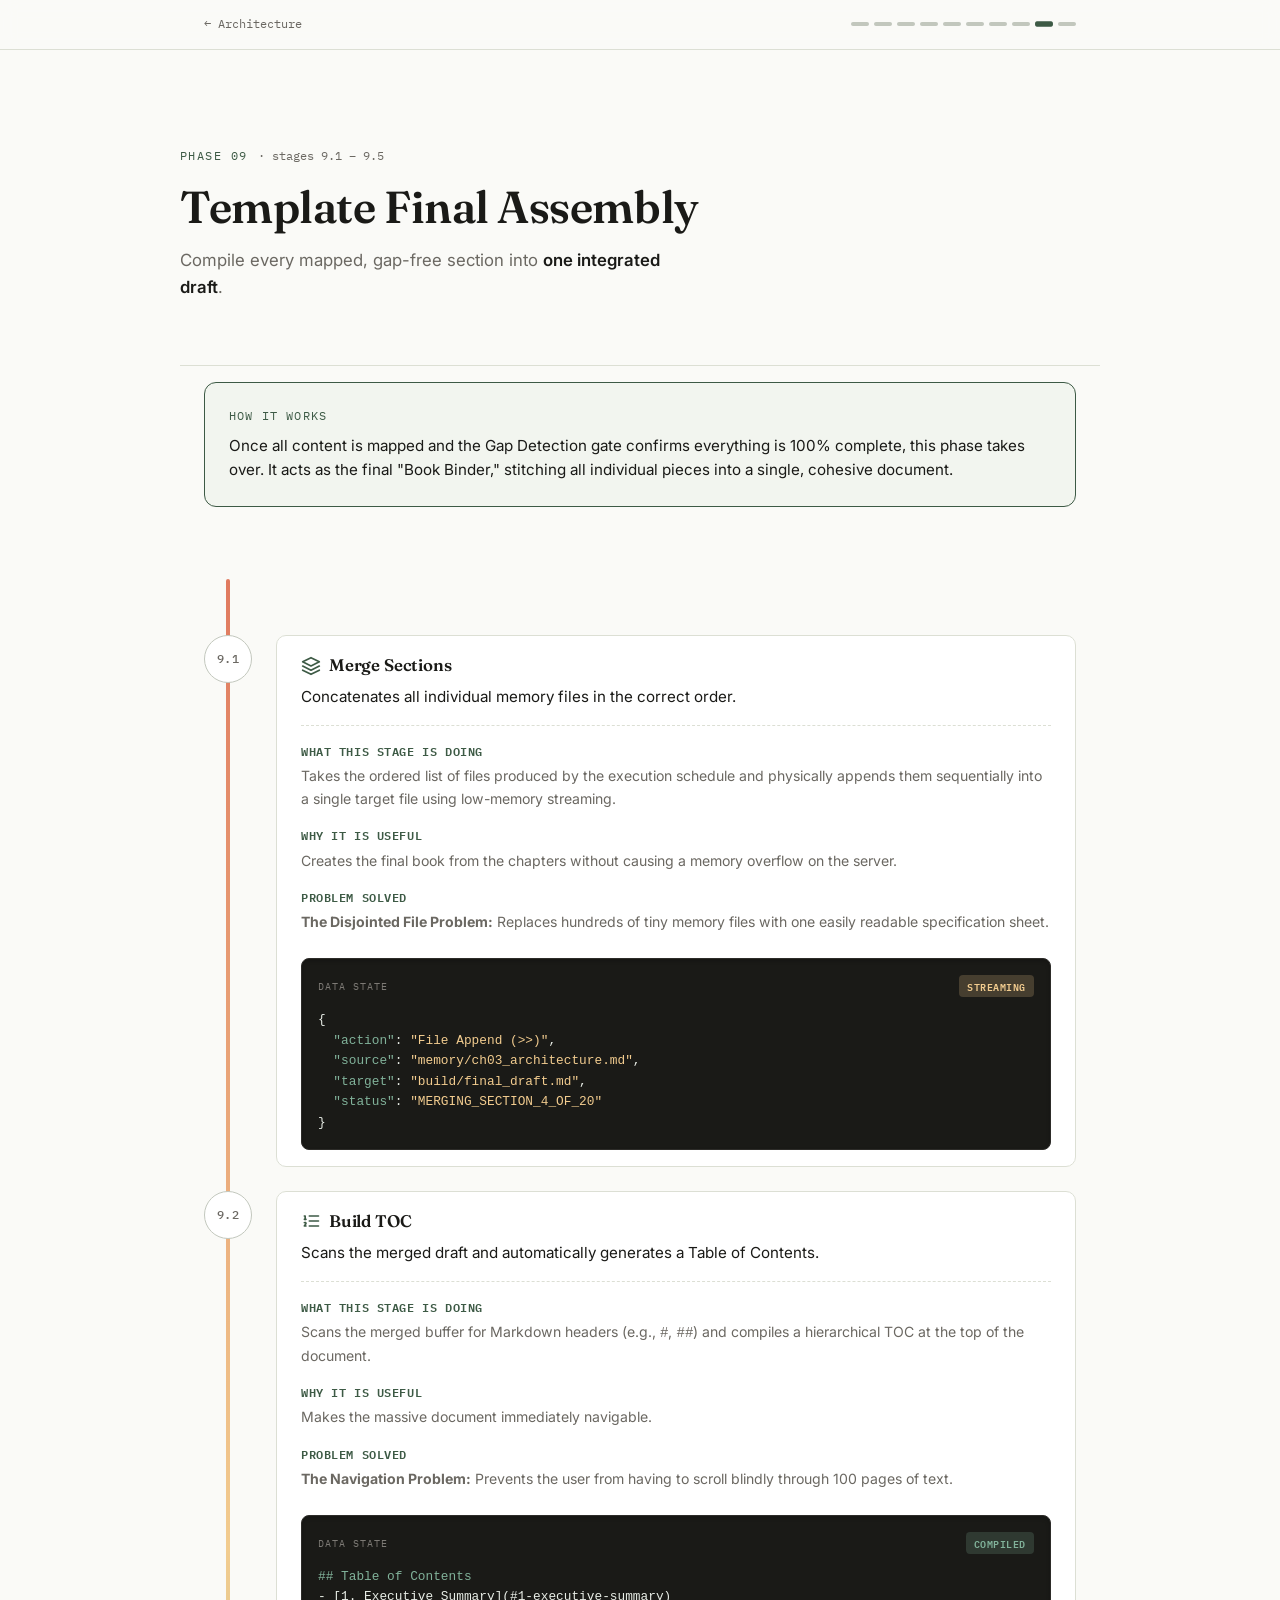
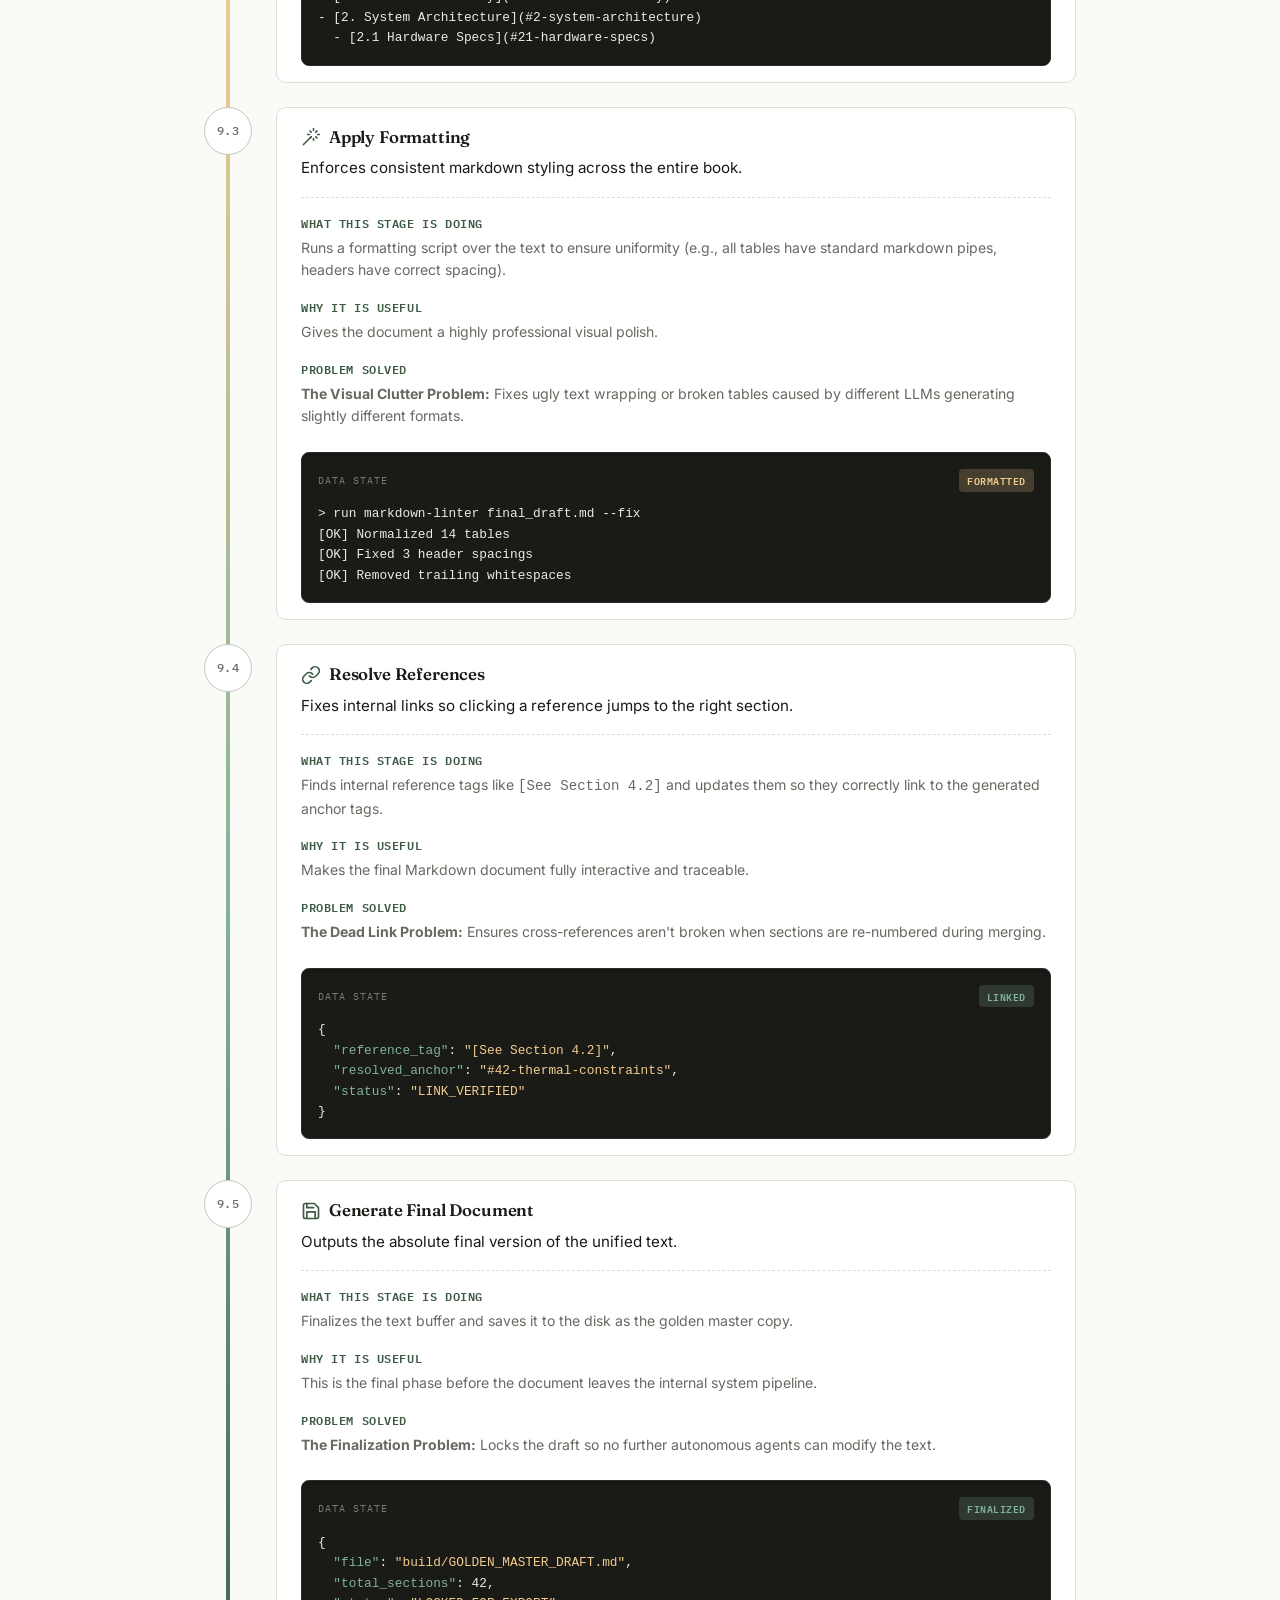
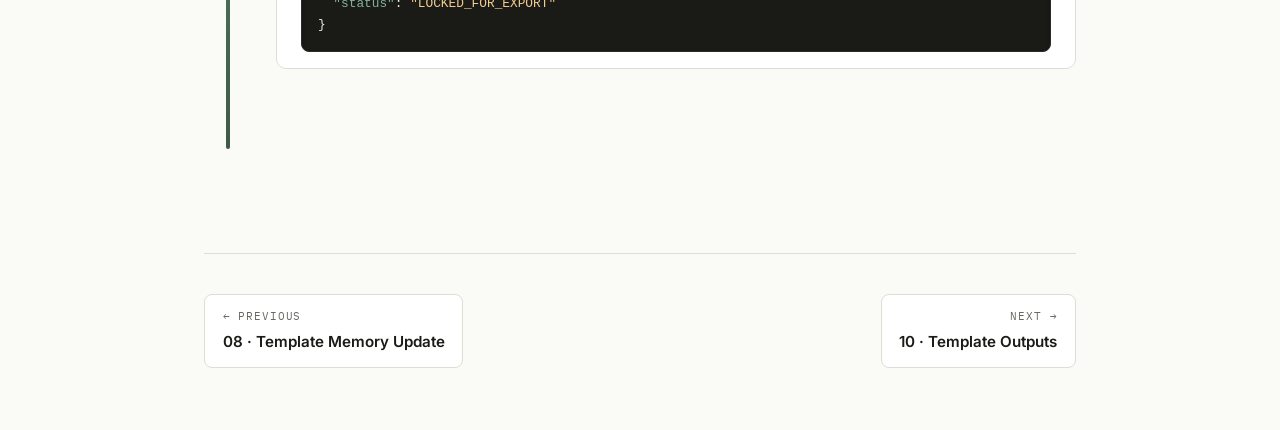
<file: Presentation_show/phase-09.html>
<!DOCTYPE html>
<html lang="en">
<head>
<meta charset="UTF-8">
<meta name="viewport" content="width=device-width, initial-scale=1.0">
<title>Phase 09 &middot; Template Final Assembly &mdash; Documentation Pipeline</title>
<link rel="preconnect" href="https://fonts.googleapis.com">
<link href="https://fonts.googleapis.com/css2?family=Fraunces:opsz,wght@9..144,400;9..144,600;9..144,700&family=Inter:wght@400;500;600&family=IBM+Plex+Mono:wght@400;500&display=swap" rel="stylesheet">
<link rel="stylesheet" href="styles.css">
</head>
<body>

<nav class="topnav">
  <div class="topnav-inner">
    <a class="back-link" href="index.html">&larr; Architecture</a>
    <div class="tracker">
      <a class="" href="phase-01.html" aria-label="Phase 01"></a>
      <a class="" href="phase-02.html" aria-label="Phase 02"></a>
      <a class="" href="phase-03.html" aria-label="Phase 03"></a>
      <a class="" href="phase-04.html" aria-label="Phase 04"></a>
      <a class="" href="phase-05.html" aria-label="Phase 05"></a>
      <a class="" href="phase-06.html" aria-label="Phase 06"></a>
      <a class="" href="phase-07.html" aria-label="Phase 07"></a>
      <a class="" href="phase-08.html" aria-label="Phase 08"></a>
      <a class="active" href="phase-09.html" aria-label="Phase 09"></a>
      <a class="" href="phase-10.html" aria-label="Phase 10"></a>
    </div>
  </div>
</nav>

<header class="phase-header shell">
  <div class="eyebrow">
    Phase 09 <span class="stage-count">&middot; stages 9.1 – 9.5</span>
  </div>
  <h1 class="reveal">Template Final Assembly</h1>
  <p class="goal reveal" data-delay="80">Compile every mapped, gap-free section into <b>one integrated draft</b>.</p>
  
</header>

<main class="shell">
  <div class="mechanism-panel reveal">
    <span class="tag">How it works</span>
    <p>Once all content is mapped and the Gap Detection gate confirms everything is 100% complete, this phase takes over. It acts as the final "Book Binder," stitching all individual pieces into a single, cohesive document.</p>
  </div>

  <div class="stage-sequence">
    <div class="stage-guide"></div>
      
      <div class="stage-card reveal" data-delay="0">
        <div class="stage-num mono">9.1</div>
        <div class="stage-body">
          <h3 style="display: flex; align-items: center; gap: 8px;">
            <svg width="20" height="20" viewBox="0 0 24 24" fill="none" stroke="var(--accent)" stroke-width="2" stroke-linecap="round" stroke-linejoin="round"><polygon points="12 2 2 7 12 12 22 7 12 2"></polygon><polyline points="2 17 12 22 22 17"></polyline><polyline points="2 12 12 17 22 12"></polyline></svg>
            Merge Sections
          </h3>
          <p class="summary">Concatenates all individual memory files in the correct order.</p>
          <div class="stage-details">
            <div class="detail-group">
              <h4>What this stage is doing</h4>
              <p>Takes the ordered list of files produced by the execution schedule and physically appends them sequentially into a single target file using low-memory streaming.</p>
            </div>
            <div class="detail-group">
              <h4>Why it is useful</h4>
              <p>Creates the final book from the chapters without causing a memory overflow on the server.</p>
            </div>
            <div class="detail-group">
              <h4>Problem Solved</h4>
              <p><strong>The Disjointed File Problem:</strong> Replaces hundreds of tiny memory files with one easily readable specification sheet.</p>
            </div>
          </div>
          <div class="data-snippet reveal" data-delay="100">
            <div class="snippet-header">
              <span>Data State</span>
              <span class="status processing">STREAMING</span>
            </div>
            <pre>{
  <span class="hl-key">"action"</span>: <span class="hl-val">"File Append (>>)"</span>,
  <span class="hl-key">"source"</span>: <span class="hl-val">"memory/ch03_architecture.md"</span>,
  <span class="hl-key">"target"</span>: <span class="hl-val">"build/final_draft.md"</span>,
  <span class="hl-key">"status"</span>: <span class="hl-val">"MERGING_SECTION_4_OF_20"</span>
}</pre>
          </div>
        </div>
      </div>

      <div class="stage-card reveal" data-delay="70">
        <div class="stage-num mono">9.2</div>
        <div class="stage-body">
          <h3 style="display: flex; align-items: center; gap: 8px;">
            <svg width="20" height="20" viewBox="0 0 24 24" fill="none" stroke="var(--accent)" stroke-width="2" stroke-linecap="round" stroke-linejoin="round"><line x1="10" y1="6" x2="21" y2="6"></line><line x1="10" y1="12" x2="21" y2="12"></line><line x1="10" y1="18" x2="21" y2="18"></line><path d="M4 6h1v4"></path><path d="M4 10h2"></path><path d="M6 18H4c0-1 2-2 2-3s-1-1.5-2-1"></path></svg>
            Build TOC
          </h3>
          <p class="summary">Scans the merged draft and automatically generates a Table of Contents.</p>
          <div class="stage-details">
            <div class="detail-group">
              <h4>What this stage is doing</h4>
              <p>Scans the merged buffer for Markdown headers (e.g., <code>#</code>, <code>##</code>) and compiles a hierarchical TOC at the top of the document.</p>
            </div>
            <div class="detail-group">
              <h4>Why it is useful</h4>
              <p>Makes the massive document immediately navigable.</p>
            </div>
            <div class="detail-group">
              <h4>Problem Solved</h4>
              <p><strong>The Navigation Problem:</strong> Prevents the user from having to scroll blindly through 100 pages of text.</p>
            </div>
          </div>
          <div class="data-snippet reveal" data-delay="100">
            <div class="snippet-header">
              <span>Data State</span>
              <span class="status ready">COMPILED</span>
            </div>
            <pre><span class="hl-key">## Table of Contents</span>
- [1. Executive Summary](#1-executive-summary)
- [2. System Architecture](#2-system-architecture)
  - [2.1 Hardware Specs](#21-hardware-specs)</pre>
          </div>
        </div>
      </div>

      <div class="stage-card reveal" data-delay="140">
        <div class="stage-num mono">9.3</div>
        <div class="stage-body">
          <h3 style="display: flex; align-items: center; gap: 8px;">
            <svg width="20" height="20" viewBox="0 0 24 24" fill="none" stroke="var(--accent)" stroke-width="2" stroke-linecap="round" stroke-linejoin="round"><path d="M15 4V2"></path><path d="M15 16v-2"></path><path d="M8 9h2"></path><path d="M20 9h2"></path><path d="M17.8 11.8l1.4 1.4"></path><path d="M17.8 6.2l1.4-1.4"></path><path d="M12.2 6.2l-1.4-1.4"></path><path d="M12.2 11.8l-1.4 1.4"></path><path d="m3 21 9-9"></path></svg>
            Apply Formatting
          </h3>
          <p class="summary">Enforces consistent markdown styling across the entire book.</p>
          <div class="stage-details">
            <div class="detail-group">
              <h4>What this stage is doing</h4>
              <p>Runs a formatting script over the text to ensure uniformity (e.g., all tables have standard markdown pipes, headers have correct spacing).</p>
            </div>
            <div class="detail-group">
              <h4>Why it is useful</h4>
              <p>Gives the document a highly professional visual polish.</p>
            </div>
            <div class="detail-group">
              <h4>Problem Solved</h4>
              <p><strong>The Visual Clutter Problem:</strong> Fixes ugly text wrapping or broken tables caused by different LLMs generating slightly different formats.</p>
            </div>
          </div>
          <div class="data-snippet reveal" data-delay="100">
            <div class="snippet-header">
              <span>Data State</span>
              <span class="status processing">FORMATTED</span>
            </div>
            <pre><span class="hl">> run markdown-linter final_draft.md --fix</span>
[OK] Normalized 14 tables
[OK] Fixed 3 header spacings
[OK] Removed trailing whitespaces</pre>
          </div>
        </div>
      </div>

      <div class="stage-card reveal" data-delay="210">
        <div class="stage-num mono">9.4</div>
        <div class="stage-body">
          <h3 style="display: flex; align-items: center; gap: 8px;">
            <svg width="20" height="20" viewBox="0 0 24 24" fill="none" stroke="var(--accent)" stroke-width="2" stroke-linecap="round" stroke-linejoin="round"><path d="M10 13a5 5 0 0 0 7.54.54l3-3a5 5 0 0 0-7.07-7.07l-1.72 1.71"></path><path d="M14 11a5 5 0 0 0-7.54-.54l-3 3a5 5 0 0 0 7.07 7.07l1.71-1.71"></path></svg>
            Resolve References
          </h3>
          <p class="summary">Fixes internal links so clicking a reference jumps to the right section.</p>
          <div class="stage-details">
            <div class="detail-group">
              <h4>What this stage is doing</h4>
              <p>Finds internal reference tags like <code>[See Section 4.2]</code> and updates them so they correctly link to the generated anchor tags.</p>
            </div>
            <div class="detail-group">
              <h4>Why it is useful</h4>
              <p>Makes the final Markdown document fully interactive and traceable.</p>
            </div>
            <div class="detail-group">
              <h4>Problem Solved</h4>
              <p><strong>The Dead Link Problem:</strong> Ensures cross-references aren't broken when sections are re-numbered during merging.</p>
            </div>
          </div>
          <div class="data-snippet reveal" data-delay="100">
            <div class="snippet-header">
              <span>Data State</span>
              <span class="status ready">LINKED</span>
            </div>
            <pre>{
  <span class="hl-key">"reference_tag"</span>: <span class="hl-val">"[See Section 4.2]"</span>,
  <span class="hl-key">"resolved_anchor"</span>: <span class="hl-val">"#42-thermal-constraints"</span>,
  <span class="hl-key">"status"</span>: <span class="hl-val">"LINK_VERIFIED"</span>
}</pre>
          </div>
        </div>
      </div>

      <div class="stage-card reveal" data-delay="280">
        <div class="stage-num mono">9.5</div>
        <div class="stage-body">
          <h3 style="display: flex; align-items: center; gap: 8px;">
            <svg width="20" height="20" viewBox="0 0 24 24" fill="none" stroke="var(--accent)" stroke-width="2" stroke-linecap="round" stroke-linejoin="round"><path d="M19 21H5a2 2 0 0 1-2-2V5a2 2 0 0 1 2-2h11l5 5v11a2 2 0 0 1-2 2z"></path><polyline points="17 21 17 13 7 13 7 21"></polyline><polyline points="7 3 7 8 15 8"></polyline></svg>
            Generate Final Document
          </h3>
          <p class="summary">Outputs the absolute final version of the unified text.</p>
          <div class="stage-details">
            <div class="detail-group">
              <h4>What this stage is doing</h4>
              <p>Finalizes the text buffer and saves it to the disk as the golden master copy.</p>
            </div>
            <div class="detail-group">
              <h4>Why it is useful</h4>
              <p>This is the final phase before the document leaves the internal system pipeline.</p>
            </div>
            <div class="detail-group">
              <h4>Problem Solved</h4>
              <p><strong>The Finalization Problem:</strong> Locks the draft so no further autonomous agents can modify the text.</p>
            </div>
          </div>
          <div class="data-snippet reveal" data-delay="100">
            <div class="snippet-header">
              <span>Data State</span>
              <span class="status ready">FINALIZED</span>
            </div>
            <pre>{
  <span class="hl-key">"file"</span>: <span class="hl-val">"build/GOLDEN_MASTER_DRAFT.md"</span>,
  <span class="hl-key">"total_sections"</span>: <span class="hl-num">42</span>,
  <span class="hl-key">"status"</span>: <span class="hl-val">"LOCKED_FOR_EXPORT"</span>
}</pre>
          </div>
        </div>
      </div>
  </div>
</main>

<div class="shell">
  <nav class="footnav">
    <div class="footnav-row">
      <a class="footnav-link prev" href="phase-08.html">
        <span class="label mono">&larr; Previous</span>
        <span class="name">08 &middot; Template Memory Update</span>
      </a>
      <a class="footnav-link next" href="phase-10.html">
        <span class="label mono">Next &rarr;</span>
        <span class="name">10 &middot; Template Outputs</span>
      </a>
    </div>
  </nav>
</div>

<script src="script.js"></script>
</body>
</html>
</file>
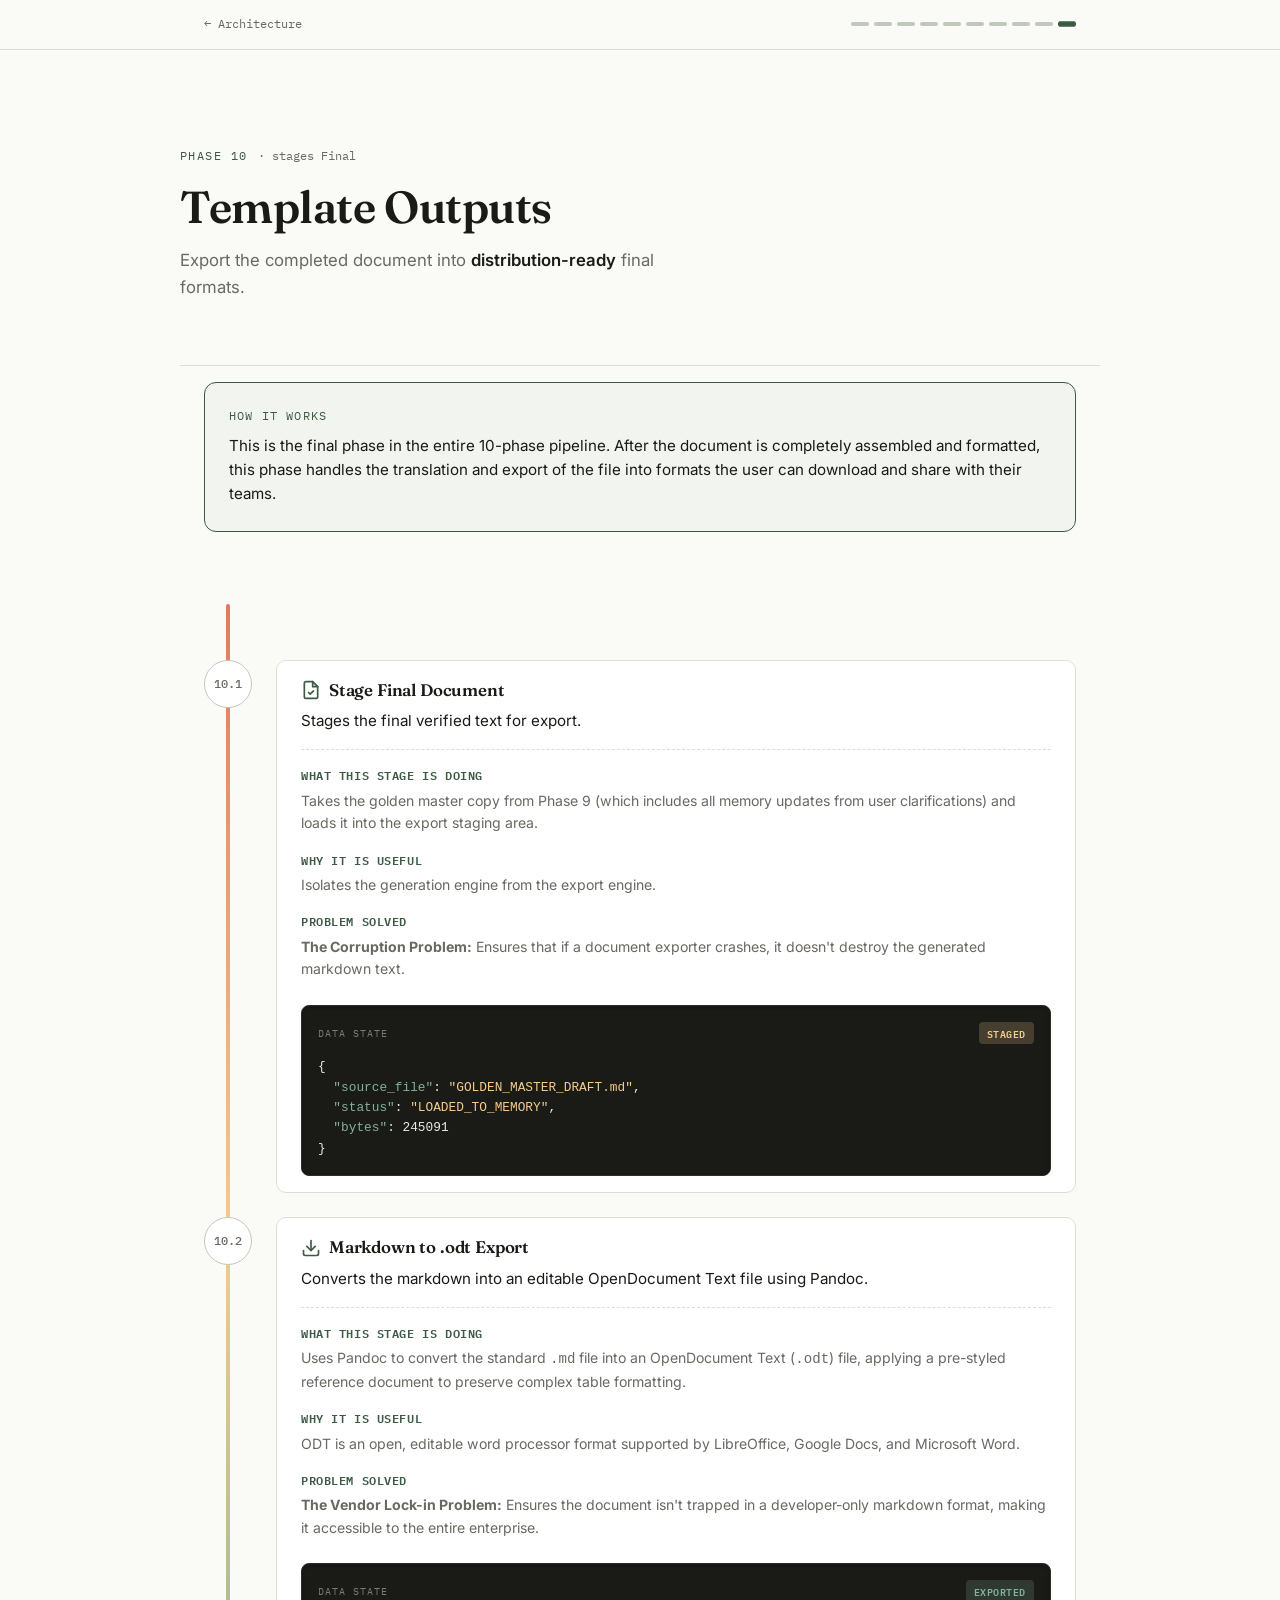
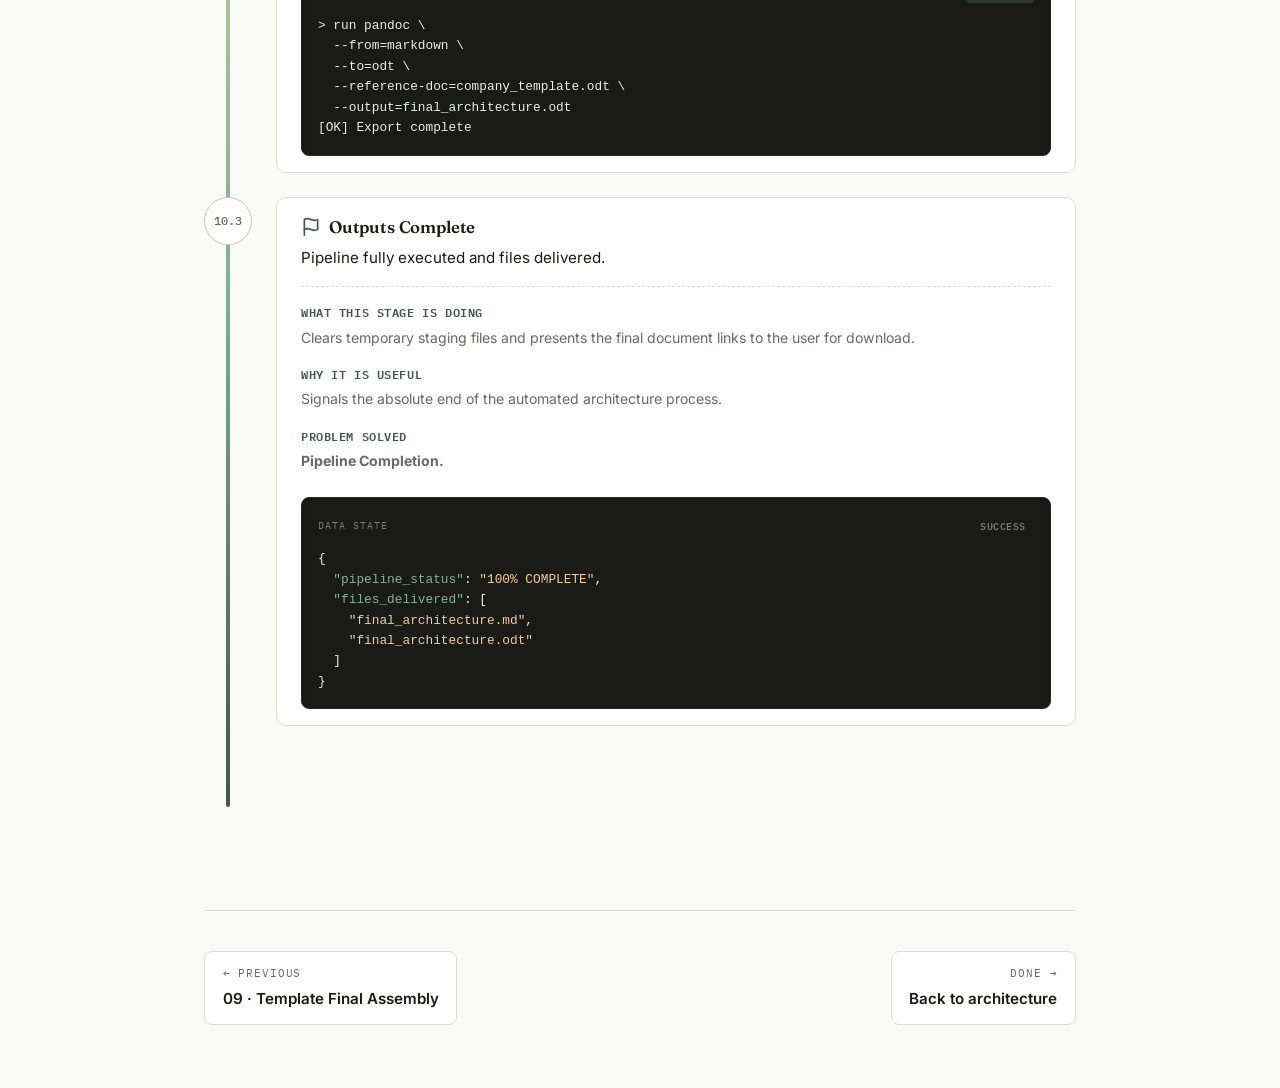
<file: Presentation_show/phase-10.html>
<!DOCTYPE html>
<html lang="en">
<head>
<meta charset="UTF-8">
<meta name="viewport" content="width=device-width, initial-scale=1.0">
<title>Phase 10 &middot; Template Outputs &mdash; Documentation Pipeline</title>
<link rel="preconnect" href="https://fonts.googleapis.com">
<link href="https://fonts.googleapis.com/css2?family=Fraunces:opsz,wght@9..144,400;9..144,600;9..144,700&family=Inter:wght@400;500;600&family=IBM+Plex+Mono:wght@400;500&display=swap" rel="stylesheet">
<link rel="stylesheet" href="styles.css">
</head>
<body>

<nav class="topnav">
  <div class="topnav-inner">
    <a class="back-link" href="index.html">&larr; Architecture</a>
    <div class="tracker">
      <a class="" href="phase-01.html" aria-label="Phase 01"></a>
      <a class="" href="phase-02.html" aria-label="Phase 02"></a>
      <a class="" href="phase-03.html" aria-label="Phase 03"></a>
      <a class="" href="phase-04.html" aria-label="Phase 04"></a>
      <a class="" href="phase-05.html" aria-label="Phase 05"></a>
      <a class="" href="phase-06.html" aria-label="Phase 06"></a>
      <a class="" href="phase-07.html" aria-label="Phase 07"></a>
      <a class="" href="phase-08.html" aria-label="Phase 08"></a>
      <a class="" href="phase-09.html" aria-label="Phase 09"></a>
      <a class="active" href="phase-10.html" aria-label="Phase 10"></a>
    </div>
  </div>
</nav>

<header class="phase-header shell">
  <div class="eyebrow">
    Phase 10 <span class="stage-count">&middot; stages Final</span>
  </div>
  <h1 class="reveal">Template Outputs</h1>
  <p class="goal reveal" data-delay="80">Export the completed document into <b>distribution-ready</b> final formats.</p>
  
</header>

<main class="shell">
  <div class="mechanism-panel reveal">
    <span class="tag">How it works</span>
    <p>This is the final phase in the entire 10-phase pipeline. After the document is completely assembled and formatted, this phase handles the translation and export of the file into formats the user can download and share with their teams.</p>
  </div>

  <div class="stage-sequence">
    <div class="stage-guide"></div>
      
      <div class="stage-card reveal" data-delay="0">
        <div class="stage-num mono">10.1</div>
        <div class="stage-body">
          <h3 style="display: flex; align-items: center; gap: 8px;">
            <svg width="20" height="20" viewBox="0 0 24 24" fill="none" stroke="var(--accent)" stroke-width="2" stroke-linecap="round" stroke-linejoin="round"><path d="M14 2H6a2 2 0 0 0-2 2v16a2 2 0 0 0 2 2h12a2 2 0 0 0 2-2V8z"></path><polyline points="14 2 14 8 20 8"></polyline><path d="m9 15 2 2 4-4"></path></svg>
            Stage Final Document
          </h3>
          <p class="summary">Stages the final verified text for export.</p>
          <div class="stage-details">
            <div class="detail-group">
              <h4>What this stage is doing</h4>
              <p>Takes the golden master copy from Phase 9 (which includes all memory updates from user clarifications) and loads it into the export staging area.</p>
            </div>
            <div class="detail-group">
              <h4>Why it is useful</h4>
              <p>Isolates the generation engine from the export engine.</p>
            </div>
            <div class="detail-group">
              <h4>Problem Solved</h4>
              <p><strong>The Corruption Problem:</strong> Ensures that if a document exporter crashes, it doesn't destroy the generated markdown text.</p>
            </div>
          </div>
          <div class="data-snippet reveal" data-delay="100">
            <div class="snippet-header">
              <span>Data State</span>
              <span class="status processing">STAGED</span>
            </div>
            <pre>{
  <span class="hl-key">"source_file"</span>: <span class="hl-val">"GOLDEN_MASTER_DRAFT.md"</span>,
  <span class="hl-key">"status"</span>: <span class="hl-val">"LOADED_TO_MEMORY"</span>,
  <span class="hl-key">"bytes"</span>: <span class="hl-num">245091</span>
}</pre>
          </div>
        </div>
      </div>

      <div class="stage-card reveal" data-delay="70">
        <div class="stage-num mono">10.2</div>
        <div class="stage-body">
          <h3 style="display: flex; align-items: center; gap: 8px;">
            <svg width="20" height="20" viewBox="0 0 24 24" fill="none" stroke="var(--accent)" stroke-width="2" stroke-linecap="round" stroke-linejoin="round"><path d="M21 15v4a2 2 0 0 1-2 2H5a2 2 0 0 1-2-2v-4"></path><polyline points="7 10 12 15 17 10"></polyline><line x1="12" y1="15" x2="12" y2="3"></line></svg>
            Markdown to .odt Export
          </h3>
          <p class="summary">Converts the markdown into an editable OpenDocument Text file using Pandoc.</p>
          <div class="stage-details">
            <div class="detail-group">
              <h4>What this stage is doing</h4>
              <p>Uses Pandoc to convert the standard <code>.md</code> file into an OpenDocument Text (<code>.odt</code>) file, applying a pre-styled reference document to preserve complex table formatting.</p>
            </div>
            <div class="detail-group">
              <h4>Why it is useful</h4>
              <p>ODT is an open, editable word processor format supported by LibreOffice, Google Docs, and Microsoft Word.</p>
            </div>
            <div class="detail-group">
              <h4>Problem Solved</h4>
              <p><strong>The Vendor Lock-in Problem:</strong> Ensures the document isn't trapped in a developer-only markdown format, making it accessible to the entire enterprise.</p>
            </div>
          </div>
          <div class="data-snippet reveal" data-delay="100">
            <div class="snippet-header">
              <span>Data State</span>
              <span class="status ready">EXPORTED</span>
            </div>
            <pre><span>> run pandoc \</span>
  --from=markdown \
  --to=odt \
  --reference-doc=company_template.odt \
  --output=final_architecture.odt
[OK] Export complete</pre>
          </div>
        </div>
      </div>

      <div class="stage-card reveal" data-delay="140">
        <div class="stage-num mono">10.3</div>
        <div class="stage-body">
          <h3 style="display: flex; align-items: center; gap: 8px;">
            <svg width="20" height="20" viewBox="0 0 24 24" fill="none" stroke="var(--accent)" stroke-width="2" stroke-linecap="round" stroke-linejoin="round"><path d="M4 15s1-1 4-1 5 2 8 2 4-1 4-1V3s-1 1-4 1-5-2-8-2-4 1-4 1z"></path><line x1="4" y1="22" x2="4" y2="15"></line></svg>
            Outputs Complete
          </h3>
          <p class="summary">Pipeline fully executed and files delivered.</p>
          <div class="stage-details">
            <div class="detail-group">
              <h4>What this stage is doing</h4>
              <p>Clears temporary staging files and presents the final document links to the user for download.</p>
            </div>
            <div class="detail-group">
              <h4>Why it is useful</h4>
              <p>Signals the absolute end of the automated architecture process.</p>
            </div>
            <div class="detail-group">
              <h4>Problem Solved</h4>
              <p><strong>Pipeline Completion.</strong></p>
            </div>
          </div>
          <div class="data-snippet reveal" data-delay="100">
            <div class="snippet-header">
              <span>Data State</span>
              <span class="status success">SUCCESS</span>
            </div>
            <pre>{
  <span class="hl-key">"pipeline_status"</span>: <span class="hl-val">"100% COMPLETE"</span>,
  <span class="hl-key">"files_delivered"</span>: [
    <span class="hl-val">"final_architecture.md"</span>,
    <span class="hl-val">"final_architecture.odt"</span>
  ]
}</pre>
          </div>
        </div>
      </div>
  </div>
</main>

<div class="shell">
  <nav class="footnav">
    <div class="footnav-row">
      <a class="footnav-link prev" href="phase-09.html">
        <span class="label mono">&larr; Previous</span>
        <span class="name">09 &middot; Template Final Assembly</span>
      </a>
      <a class="footnav-link next" href="index.html">
        <span class="label mono">Done &rarr;</span>
        <span class="name">Back to architecture</span>
      </a>
    </div>
  </nav>
</div>

<script src="script.js"></script>
</body>
</html>
</file>
<file: Presentation_show/styles.css>
/* ============================================
   DESIGN TOKENS
   ============================================ */
:root {
  /* Color */
  --bg: #FAFAF7;
  --surface: #FFFFFF;
  --ink: #1A1A17;
  --ink-soft: #6B6862;
  --line: #DCDFD4;
  --line-strong: #C2C7BD;
  --accent: #3D5A45;
  --accent-soft: #E8EDE6;
  --accent-wash: #F2F5EF;

  /* Type */
  --font-display: 'Fraunces', Georgia, serif;
  --font-body: 'Inter', -apple-system, sans-serif;
  --font-mono: 'IBM Plex Mono', 'Courier New', monospace;

  /* Scale */
  --space-1: 0.5rem;
  --space-2: 1rem;
  --space-3: 1.5rem;
  --space-4: 2.5rem;
  --space-5: 4rem;
  --space-6: 6rem;
  --space-7: 9rem;

  /* Motion */
  --ease: cubic-bezier(0.16, 1, 0.3, 1);
  --dur-fast: 0.3s;
  --dur-med: 0.6s;
  --dur-slow: 1.1s;
}

* { box-sizing: border-box; }
html { scroll-behavior: smooth; }

body {
  margin: 0;
  background: var(--bg);
  color: var(--ink);
  font-family: var(--font-body);
  font-size: 16px;
  line-height: 1.6;
  -webkit-font-smoothing: antialiased;
}

h1, h2, h3, h4 {
  font-family: var(--font-display);
  font-weight: 600;
  margin: 0;
  letter-spacing: -0.01em;
}

p { margin: 0; color: var(--ink-soft); }

a {
  color: inherit;
  text-decoration: none;
}

.mono {
  font-family: var(--font-mono);
  letter-spacing: 0.02em;
}

::selection { background: var(--accent-soft); }

:focus-visible {
  outline: 2px solid var(--accent);
  outline-offset: 3px;
  border-radius: 2px;
}

/* ============================================
   LAYOUT SHELL
   ============================================ */
.shell {
  max-width: 920px;
  margin: 0 auto;
  padding: 0 var(--space-3);
}

/* ============================================
   TOP NAV
   ============================================ */
.topnav {
  position: sticky;
  top: 0;
  z-index: 50;
  background: rgba(250, 250, 247, 0.88);
  backdrop-filter: blur(8px);
  border-bottom: 1px solid var(--line);
}

.topnav-inner {
  max-width: 920px;
  margin: 0 auto;
  padding: 0.9rem var(--space-3);
  display: flex;
  align-items: center;
  justify-content: space-between;
  gap: var(--space-3);
}

.brand {
  font-family: var(--font-mono);
  font-size: 0.8rem;
  font-weight: 500;
  color: var(--ink);
  display: flex;
  align-items: center;
  gap: 0.5rem;
}

.brand .dot {
  width: 6px;
  height: 6px;
  border-radius: 50%;
  background: var(--accent);
  display: inline-block;
}

.back-link {
  font-family: var(--font-mono);
  font-size: 0.78rem;
  color: var(--ink-soft);
  display: flex;
  align-items: center;
  gap: 0.35rem;
  transition: color var(--dur-fast) var(--ease);
}
.back-link:hover { color: var(--accent); }

/* Phase tracker strip (used on phase pages) */
.tracker {
  display: flex;
  gap: 5px;
  align-items: center;
}

.tracker a {
  position: relative;
  width: 18px;
  height: 4px;
  border-radius: 2px;
  background: var(--line-strong);
  transition: background var(--dur-fast) var(--ease), transform var(--dur-fast) var(--ease);
}

.tracker a::after {
  content: attr(aria-label);
  position: absolute;
  top: 100%;
  left: 50%;
  transform: translateX(-50%) translateY(4px);
  background: var(--ink);
  color: var(--surface);
  font-family: var(--font-mono);
  font-size: 0.65rem;
  padding: 3px 6px;
  border-radius: 4px;
  white-space: nowrap;
  opacity: 0;
  pointer-events: none;
  transition: opacity 0.2s var(--ease), transform 0.2s var(--ease);
  z-index: 100;
}

.tracker a:hover { background: var(--ink-soft); }
.tracker a:hover::after {
  opacity: 1;
  transform: translateX(-50%) translateY(8px);
}
@keyframes pulseGlow {
  0% { box-shadow: 0 0 0 0 rgba(61, 90, 69, 0.3); }
  70% { box-shadow: 0 0 0 5px rgba(61, 90, 69, 0); }
  100% { box-shadow: 0 0 0 0 rgba(61, 90, 69, 0); }
}

.tracker a.active { 
  background: var(--accent); 
  transform: scaleY(1.4); 
  animation: pulseGlow 2s infinite;
}

/* ============================================
   SCROLL REVEAL
   ============================================ */
.reveal {
  opacity: 0;
  transform: translateY(18px);
  transition: opacity var(--dur-med) var(--ease), transform var(--dur-med) var(--ease);
}
.reveal.is-visible {
  opacity: 1;
  transform: translateY(0);
}

@media (prefers-reduced-motion: reduce) {
  .reveal {
    opacity: 1;
    transform: none;
    transition: none;
  }
  html { scroll-behavior: auto; }
}

/* ============================================
   FOOTER NAV (phase pages)
   ============================================ */
.footnav {
  border-top: 1px solid var(--line);
  margin-top: var(--space-6);
  padding: var(--space-4) 0 var(--space-5);
}

.footnav-row {
  display: flex;
  justify-content: space-between;
  align-items: center;
  gap: var(--space-2);
}

.footnav-link {
  font-family: var(--font-mono);
  font-size: 0.85rem;
  display: flex;
  flex-direction: column;
  gap: 0.3rem;
  padding: 0.8rem 1.1rem;
  border: 1px solid var(--line);
  border-radius: 8px;
  background: var(--surface);
  transition: border-color var(--dur-fast) var(--ease), transform var(--dur-fast) var(--ease);
  max-width: 45%;
}

.footnav-link:hover {
  border-color: var(--accent);
  transform: translateY(-2px);
}

.footnav-link .label {
  font-size: 0.68rem;
  color: var(--ink-soft);
  text-transform: uppercase;
  letter-spacing: 0.08em;
}

.footnav-link .name {
  color: var(--ink);
  font-family: var(--font-body);
  font-weight: 600;
  font-size: 0.95rem;
}

.footnav-link.next { text-align: right; align-items: flex-end; }

@media (max-width: 600px) {
  .footnav-link .name { font-size: 0.85rem; }
}

/* ============================================
   PHASE DETAIL PAGES
   ============================================ */
.phase-header {
  padding: var(--space-6) 0 var(--space-5);
  border-bottom: 1px solid var(--line);
}
.phase-header .eyebrow {
  font-family: var(--font-mono);
  font-size: 0.78rem;
  color: var(--accent);
  text-transform: uppercase;
  letter-spacing: 0.12em;
  margin-bottom: var(--space-2);
  display: flex;
  align-items: center;
  gap: 0.6rem;
}
.phase-header .eyebrow .stage-count {
  color: var(--ink-soft);
  text-transform: none;
  letter-spacing: 0;
}
.phase-header h1 {
  font-size: clamp(1.9rem, 4.4vw, 2.8rem);
  line-height: 1.1;
  max-width: 22ch;
  margin-bottom: var(--space-2);
}
.phase-header .goal {
  font-size: 1.05rem;
  max-width: 46ch;
  color: var(--ink-soft);
}
.phase-header .goal b { color: var(--ink); font-weight: 600; }

/* Loop position indicator, only on phases 6/7/8 */
.loop-indicator {
  margin-top: var(--space-3);
  display: inline-flex;
  align-items: center;
  gap: 0.5rem;
  font-family: var(--font-mono);
  font-size: 0.76rem;
  color: var(--accent);
  background: var(--accent-wash);
  border: 1px solid var(--accent);
  border-radius: 20px;
  padding: 0.4rem 0.85rem 0.4rem 0.6rem;
}
.loop-indicator .seq {
  display: flex;
  gap: 3px;
}
.loop-indicator .seq span {
  width: 16px; height: 16px;
  border-radius: 50%;
  display: flex; align-items: center; justify-content: center;
  font-size: 0.62rem;
  border: 1px solid var(--accent);
  color: var(--accent);
  background: var(--surface);
}
.loop-indicator .seq span.current { background: var(--accent); color: #fff; }

/* Stage sequence (sub-stages) */
.stage-sequence {
  position: relative;
  padding: var(--space-5) 0;
}
.stage-guide {
  position: absolute;
  left: 22px;
  top: 8px;
  bottom: 8px;
  width: 4px;
  background: linear-gradient(to bottom, #e07a5f 0%, #f2cc8f 35%, #81b29a 70%, var(--accent) 100%);
  border-radius: 4px;
  z-index: 0;
  animation: growDown 2s var(--ease) forwards;
  transform: scaleY(0);
  transform-origin: top;
}

@keyframes growDown {
  from { transform: scaleY(0); }
  to { transform: scaleY(1); }
}
.stage-card {
  position: relative;
  display: grid;
  grid-template-columns: 48px 1fr;
  gap: var(--space-3);
  margin-bottom: var(--space-3);
  z-index: 1;
}
.stage-num {
  width: 48px;
  height: 48px;
  border-radius: 50%;
  background: var(--surface);
  border: 1.5px solid var(--line-strong);
  display: flex;
  align-items: center;
  justify-content: center;
  font-family: var(--font-mono);
  font-size: 0.78rem;
  font-weight: 500;
  color: var(--ink-soft);
  flex-shrink: 0;
  transition: border-color var(--dur-fast) var(--ease), color var(--dur-fast) var(--ease);
}
.stage-card:hover .stage-num {
  border-color: var(--accent);
  color: var(--accent);
}
.stage-body {
  background: var(--surface);
  border: 1px solid var(--line);
  border-radius: 10px;
  padding: var(--space-2) var(--space-3);
  transition: border-color var(--dur-fast) var(--ease), 
              transform var(--dur-fast) var(--ease),
              box-shadow var(--dur-fast) var(--ease);
}
.stage-card:hover .stage-body {
  border-color: var(--line-strong);
  transform: translateX(4px) translateY(-3px);
  box-shadow: 0 6px 16px rgba(0, 0, 0, 0.04);
}
.stage-body h3 {
  font-size: 1.05rem;
  margin-bottom: 0.35rem;
}
.stage-body p {
  font-size: 0.9rem;
}

/* Mechanism summary panel */
.mechanism-panel {
  background: var(--accent-wash);
  border: 1px solid var(--accent);
  border-radius: 12px;
  padding: var(--space-3);
  margin: var(--space-2) 0 var(--space-5);
}
.mechanism-panel .tag {
  font-family: var(--font-mono);
  font-size: 0.74rem;
  color: var(--accent);
  text-transform: uppercase;
  letter-spacing: 0.1em;
  margin-bottom: 0.5rem;
  display: block;
}
.mechanism-panel p {
  color: var(--ink);
  font-size: 0.95rem;
}

/* Special: gap branch / decision panel for phase 6 */
.decision-panel {
  margin-top: var(--space-3);
  display: grid;
  grid-template-columns: 1fr 1fr;
  gap: var(--space-2);
}
.decision-panel .branch {
  border: 1px solid var(--line);
  border-radius: 10px;
  padding: var(--space-2);
  font-size: 0.88rem;
}
.decision-panel .branch.yes {
  border-color: var(--accent);
  background: var(--accent-wash);
}
.decision-panel .branch .tag {
  font-family: var(--font-mono);
  font-size: 0.72rem;
  display: block;
  margin-bottom: 0.3rem;
  color: var(--ink-soft);
}
.decision-panel .branch.yes .tag { color: var(--accent); }

/* Loop-back callout for phase 8 */
.loopback-callout {
  margin-top: var(--space-3);
  border: 1.5px dashed var(--accent);
  border-radius: 12px;
  padding: var(--space-3);
  display: flex;
  align-items: center;
  gap: var(--space-2);
}
.loopback-callout svg { flex-shrink: 0; color: var(--accent); }
.loopback-callout p { color: var(--ink); font-size: 0.9rem; }
.loopback-callout p b { color: var(--accent); }

/* Stage Details (Presentation style) */
.stage-body .summary {
  font-size: 0.95rem;
  color: var(--ink);
  margin-bottom: var(--space-2);
  padding-bottom: var(--space-2);
  border-bottom: 1px dashed var(--line);
}

.stage-details {
  display: flex;
  flex-direction: column;
  gap: var(--space-2);
}

.detail-group h4 {
  font-family: var(--font-mono);
  font-size: 0.72rem;
  text-transform: uppercase;
  letter-spacing: 0.05em;
  color: var(--accent);
  margin-bottom: 0.3rem;
}

.detail-group p, .detail-group ul {
  font-size: 0.88rem;
  color: var(--ink-soft);
  margin: 0;
}

.detail-group ul {
  padding-left: 1.2rem;
}

.detail-group li {
  margin-bottom: 0.3rem;
}
.detail-group li:last-child {
  margin-bottom: 0;
}

/* Data Snippet Box */
.data-snippet {
  margin-top: var(--space-3);
  background: #1A1A17;
  border-radius: 8px;
  padding: 1rem;
  font-family: var(--font-mono);
  font-size: 0.8rem;
  color: #a8a6a1;
  overflow-x: auto;
  box-shadow: inset 0 2px 4px rgba(0,0,0,0.2);
  border: 1px solid #2d2c29;
}
.data-snippet .snippet-header {
  font-size: 0.65rem;
  text-transform: uppercase;
  letter-spacing: 0.1em;
  color: #7d7a75;
  margin-bottom: 0.8rem;
  display: flex;
  justify-content: space-between;
  align-items: center;
}
.data-snippet .snippet-header .status {
  padding: 3px 8px;
  border-radius: 4px;
  font-weight: 600;
  letter-spacing: 0.05em;
}
.data-snippet .status.raw { background: rgba(224, 122, 95, 0.2); color: #e07a5f; }
.data-snippet .status.processing { background: rgba(242, 204, 143, 0.2); color: #f2cc8f; }
.data-snippet .status.ready { background: rgba(129, 178, 154, 0.2); color: #81b29a; }

.data-snippet pre {
  margin: 0;
  white-space: pre-wrap;
  color: #e8ede6;
}
.data-snippet .hl-err { color: #e07a5f; text-decoration: line-through; }
.data-snippet .hl-key { color: #81b29a; }
.data-snippet .hl-val { color: #f2cc8f; }

@media (max-width: 600px) {
  .decision-panel { grid-template-columns: 1fr; }
  .stage-guide { left: 19px; }
  .stage-card { grid-template-columns: 40px 1fr; }
  .stage-num { width: 40px; height: 40px; font-size: 0.7rem; }
}

/* ============================================
   LEARNING PATH
   ============================================ */
.lp-header {
  padding: var(--space-6) 0 var(--space-5);
  border-bottom: 1px solid var(--line);
  text-align: center;
}
.lp-header .eyebrow {
  font-family: var(--font-mono);
  font-size: 0.78rem;
  color: var(--accent);
  text-transform: uppercase;
  letter-spacing: 0.12em;
  margin-bottom: var(--space-2);
}
.lp-header h1 {
  font-size: clamp(2rem, 4.5vw, 3rem);
  line-height: 1.1;
  margin: 0 auto var(--space-2);
  max-width: 25ch;
}
.lp-header .goal {
  font-size: 1.05rem;
  max-width: 50ch;
  color: var(--ink-soft);
  margin: 0 auto;
}
.lp-header .goal b { color: var(--ink); font-weight: 600; }

.lp-section {
  padding: var(--space-6) 0;
  border-bottom: 1px solid var(--line);
}
.lp-section:last-child { border-bottom: none; }
.lp-section h2 { margin-bottom: 0.5rem; font-size: 1.8rem; }
.lp-section .lead { font-size: 1.05rem; margin-bottom: var(--space-4); max-width: 55ch; }

/* 8-Stage Progression */
.stage-progression {
  position: relative;
  padding: var(--space-2) 0;
  margin-bottom: var(--space-4);
}
.stage-progression-guide {
  position: absolute;
  left: 22px;
  top: 8px;
  bottom: 8px;
  width: 4px;
  background: var(--line-strong);
  border-radius: 4px;
  z-index: 0;
}
.lp-stage {
  position: relative;
  display: grid;
  grid-template-columns: 48px 1fr;
  gap: var(--space-3);
  margin-bottom: var(--space-3);
  z-index: 1;
}
.lp-stage-num {
  width: 48px;
  height: 48px;
  border-radius: 50%;
  background: var(--surface);
  border: 1.5px solid var(--accent);
  display: flex;
  align-items: center;
  justify-content: center;
  font-family: var(--font-mono);
  font-size: 0.85rem;
  font-weight: 600;
  color: var(--accent);
  flex-shrink: 0;
  box-shadow: 0 0 0 4px var(--bg);
}
@keyframes pulseLpNum {
  0% { box-shadow: 0 0 0 4px var(--bg), 0 0 0 4px rgba(61, 90, 69, 0.4); }
  70% { box-shadow: 0 0 0 4px var(--bg), 0 0 0 12px rgba(61, 90, 69, 0); }
  100% { box-shadow: 0 0 0 4px var(--bg), 0 0 0 4px rgba(61, 90, 69, 0); }
}
.lp-stage-num.active {
  background: var(--accent);
  color: var(--surface);
  animation: pulseLpNum 2s infinite;
}
.lp-stage-body {
  background: var(--surface);
  border: 1px solid var(--line);
  border-radius: 12px;
  padding: var(--space-3);
  box-shadow: 0 2px 8px rgba(0,0,0,0.02);
  transition: transform var(--dur-fast) var(--ease), box-shadow var(--dur-fast) var(--ease), border-color var(--dur-fast) var(--ease);
}
.lp-stage-body.active {
  border-color: var(--accent);
  box-shadow: 0 4px 16px rgba(61, 90, 69, 0.08);
}
.lp-stage.active:hover .lp-stage-body {
  border-color: var(--accent);
}
.lp-stage:hover .lp-stage-body {
  transform: translateY(-2px);
  box-shadow: 0 8px 24px rgba(0,0,0,0.06);
  border-color: var(--line-strong);
}
.lp-stage-body h3 {
  font-size: 1.15rem;
  margin-bottom: var(--space-2);
}
.lp-stage-grid {
  display: grid;
  grid-template-columns: 1fr 1fr;
  gap: var(--space-3);
  margin-bottom: var(--space-3);
}
.lp-stage-grid .tag {
  display: block;
  font-family: var(--font-mono);
  font-size: 0.7rem;
  text-transform: uppercase;
  letter-spacing: 0.08em;
  color: var(--accent);
  margin-bottom: 0.4rem;
}
.lp-stage-grid p {
  font-size: 0.9rem;
  color: var(--ink);
}
.lp-learns {
  display: flex;
  gap: 0.5rem;
  flex-wrap: wrap;
  padding-top: var(--space-2);
  border-top: 1px dashed var(--line);
}
.lp-learns span {
  font-family: var(--font-mono);
  font-size: 0.72rem;
  background: var(--accent-wash);
  color: var(--accent);
  padding: 0.25rem 0.6rem;
  border-radius: 4px;
}

.lp-thesis {
  background: var(--ink);
  color: var(--surface);
  padding: var(--space-3);
  border-radius: 12px;
  font-size: 1.05rem;
  text-align: center;
  box-shadow: 0 12px 24px rgba(0,0,0,0.08);
}
.lp-thesis b { color: #f2cc8f; font-weight: 600; }
.lp-thesis p { color: inherit; margin: 0; }

/* Map Table */
.lp-map-table {
  border: 1px solid var(--line);
  border-radius: 12px;
  background: var(--surface);
  overflow: hidden;
}
.lp-map-row {
  display: flex;
  border-bottom: 1px solid var(--line);
}
.lp-map-row:last-child { border-bottom: none; }
.phase-cell {
  width: 140px;
  padding: 1rem;
  background: var(--accent-wash);
  font-family: var(--font-mono);
  font-size: 0.85rem;
  font-weight: 500;
  color: var(--accent);
  border-right: 1px solid var(--line);
}
.tech-cell {
  padding: 1rem;
  flex-grow: 1;
  font-weight: 500;
  color: var(--ink);
}
.lp-map-row.is-loop .phase-cell {
  background: rgba(224, 122, 95, 0.1);
  color: #e07a5f;
}
.lp-map-row.is-loop .tech-cell {
  color: #e07a5f;
}

/* Build Order (Tiles) */
.build-order {
  display: grid;
  grid-template-columns: repeat(auto-fill, minmax(280px, 1fr));
  gap: var(--space-3);
}
.build-step {
  background: var(--surface);
  border: 1px solid var(--line);
  border-radius: 12px;
  padding: var(--space-3);
  display: flex;
  gap: var(--space-2);
}
.step-badge {
  width: 32px; height: 32px;
  border-radius: 6px;
  background: var(--accent);
  color: #fff;
  display: flex;
  align-items: center;
  justify-content: center;
  font-family: var(--font-mono);
  font-weight: 600;
  flex-shrink: 0;
}
.build-step h4 { margin-bottom: 0.25rem; font-size: 1.05rem; }
.build-step .adds {
  font-size: 0.75rem;
  color: var(--accent);
  background: var(--accent-wash);
  padding: 2px 6px;
  border-radius: 4px;
  display: inline-block;
  margin-bottom: 0.5rem;
}
.build-step .learn-tag {
  font-size: 0.85rem;
  color: var(--ink-soft);
}
.build-step .learn-tag b { color: var(--ink); font-weight: 500; }

/* Resources Grid */
.resource-grid {
  display: grid;
  grid-template-columns: repeat(auto-fill, minmax(220px, 1fr));
  gap: var(--space-2);
}
.resource-card {
  background: var(--surface);
  border: 1px solid var(--line);
  border-radius: 10px;
  padding: var(--space-2) var(--space-3);
  display: flex;
  flex-direction: column;
  gap: 0.35rem;
  transition: transform var(--dur-fast) var(--ease), border-color var(--dur-fast) var(--ease);
}
.resource-card:hover {
  transform: translateY(-2px);
  border-color: var(--accent);
}
.resource-card .topic {
  font-family: var(--font-mono);
  font-size: 0.72rem;
  color: var(--ink-soft);
  text-transform: uppercase;
  letter-spacing: 0.05em;
}
.resource-card .project {
  font-weight: 600;
  font-size: 1.1rem;
  color: var(--ink);
}

@media (max-width: 600px) {
  .lp-stage-grid { grid-template-columns: 1fr; gap: var(--space-2); }
  .lp-stage { grid-template-columns: 36px 1fr; gap: var(--space-2); }
  .lp-stage-num { width: 36px; height: 36px; font-size: 0.75rem; }
  .stage-progression-guide { left: 16px; }
  .lp-map-row { flex-direction: column; }
  .phase-cell { width: 100%; border-right: none; border-bottom: 1px solid var(--line); padding: 0.6rem 1rem; }
}
</file>
